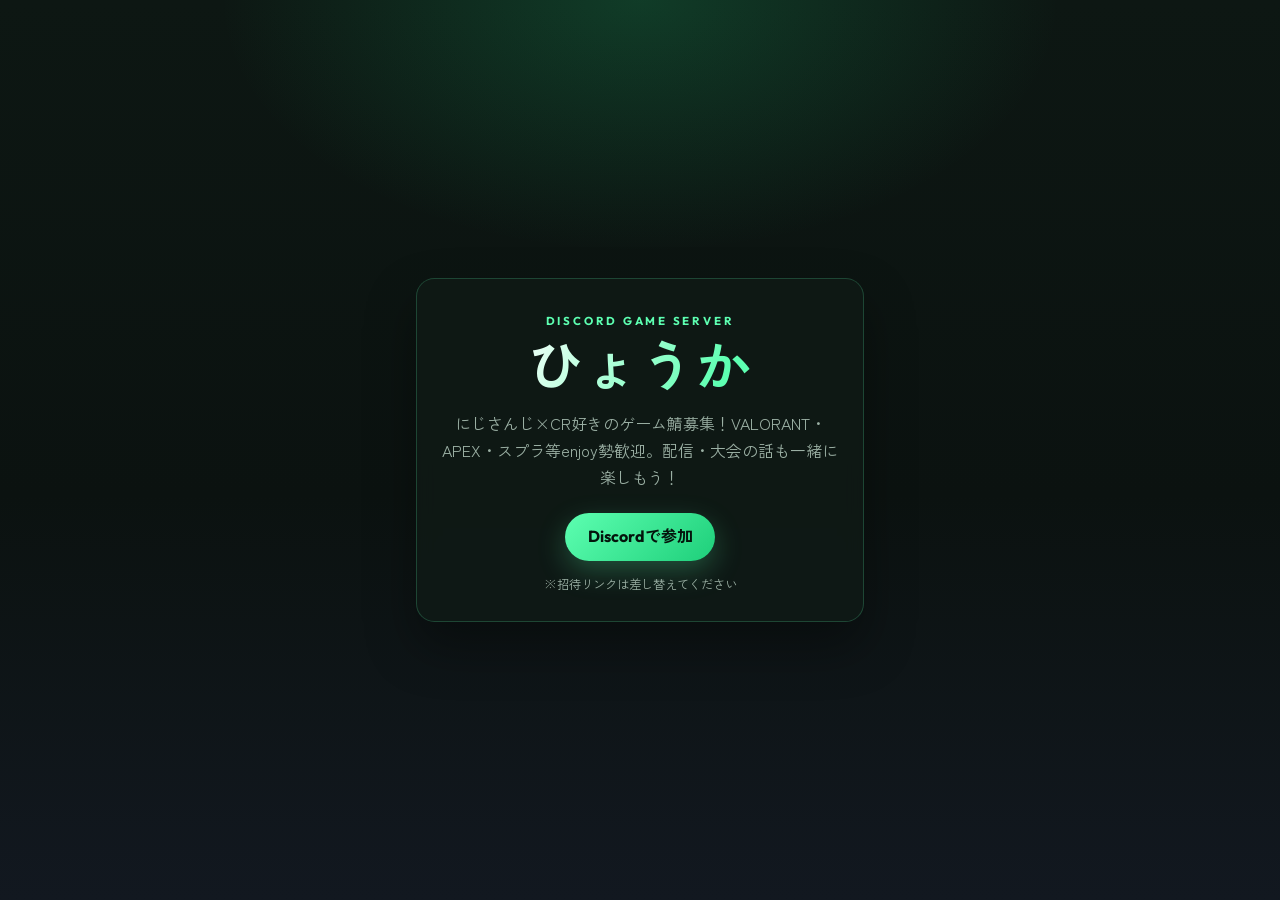
<file: index.html>
<!DOCTYPE html>
<html lang="ja">
<head>
  <meta charset="UTF-8" />
  <meta name="viewport" content="width=device-width, initial-scale=1.0" />
  <title>ひょうか｜ゲーム鯖募集</title>
  <link rel="preconnect" href="https://fonts.googleapis.com" />
  <link rel="preconnect" href="https://fonts.gstatic.com" crossorigin />
  <link href="https://fonts.googleapis.com/css2?family=Outfit:wght@700&family=Zen+Kaku+Gothic+New:wght@400;700&display=swap" rel="stylesheet" />
  <link rel="stylesheet" href="css/style.css" />
</head>
<body>
  <main class="card">
    <p class="kicker">Discord Game Server</p>
    <h1>ひょうか</h1>
    <p class="copy">にじさんじ×CR好きのゲーム鯖募集！VALORANT・APEX・スプラ等enjoy勢歓迎。配信・大会の話も一緒に楽しもう！</p>
    <a class="btn" href="https://discord.gg/" target="_blank" rel="noopener noreferrer">Discordで参加</a>
    <p class="note">※招待リンクは差し替えてください</p>
  </main>
</body>
</html>
</file>
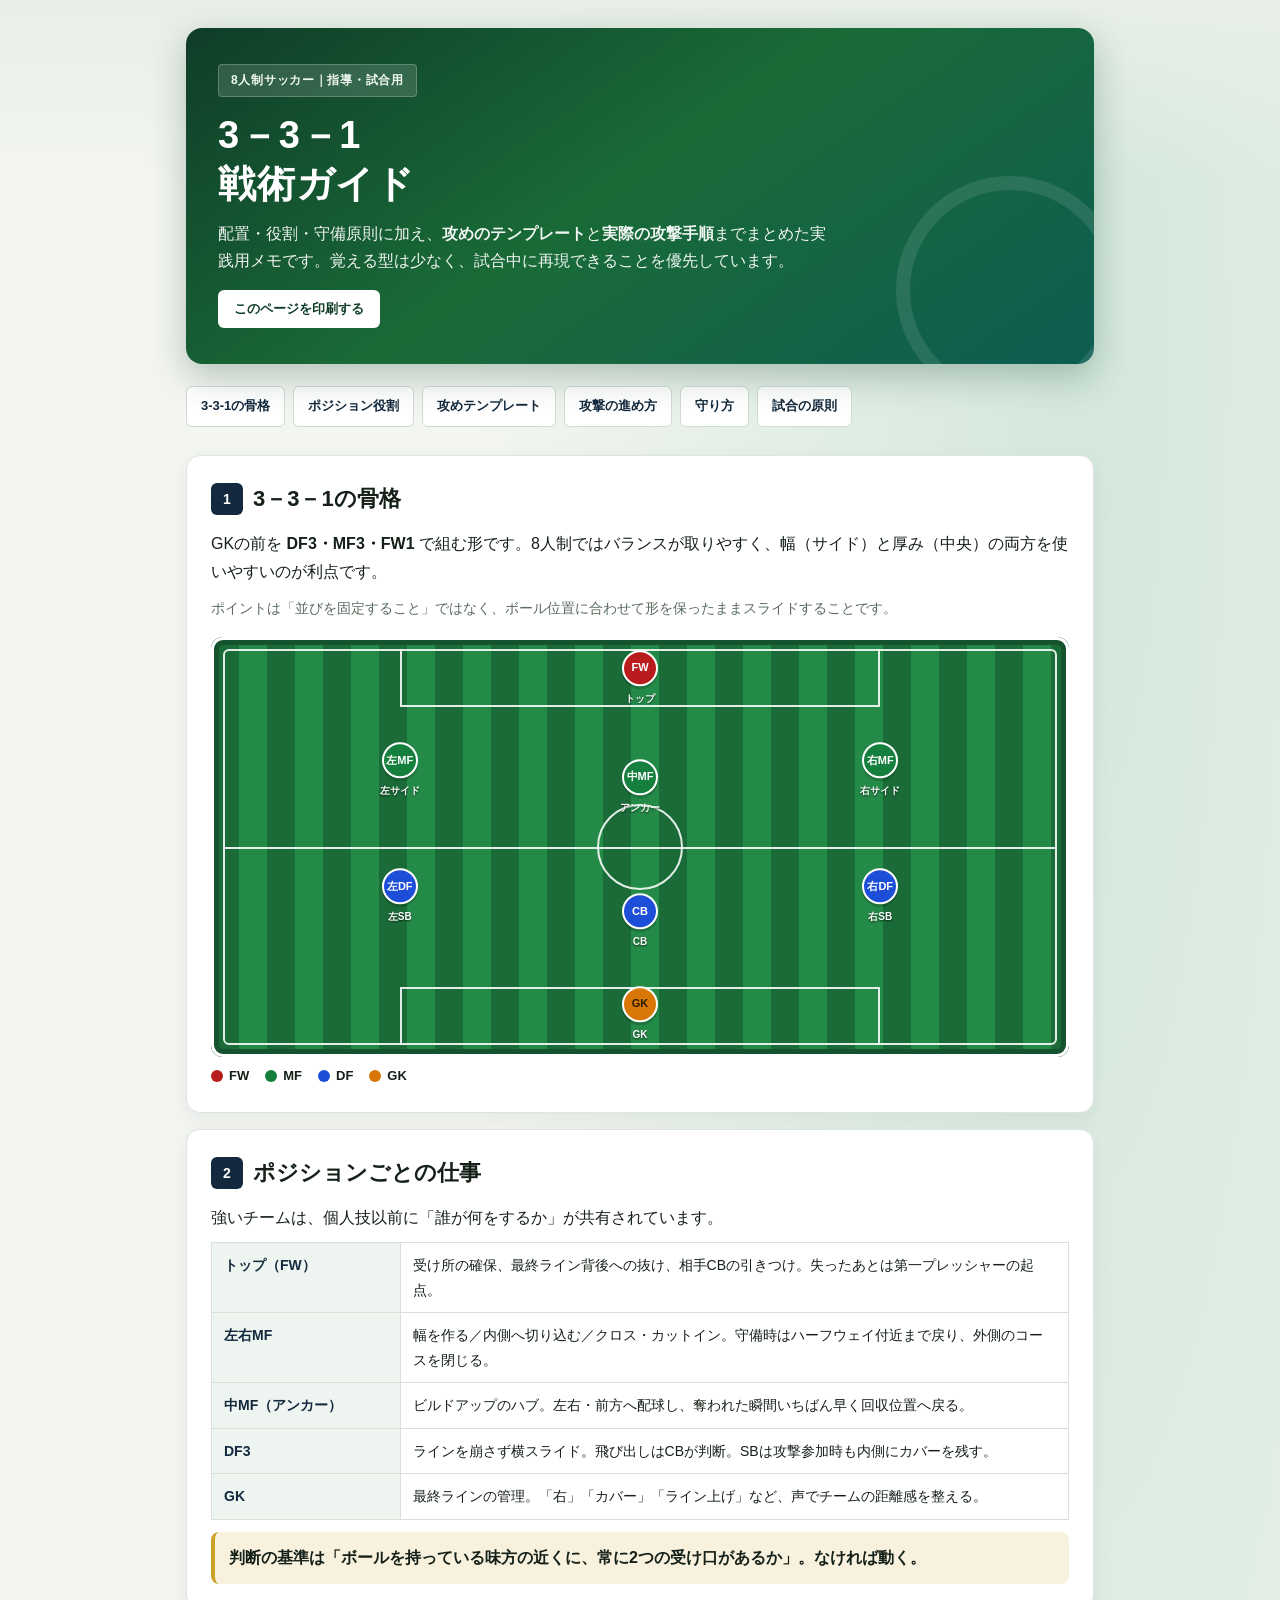
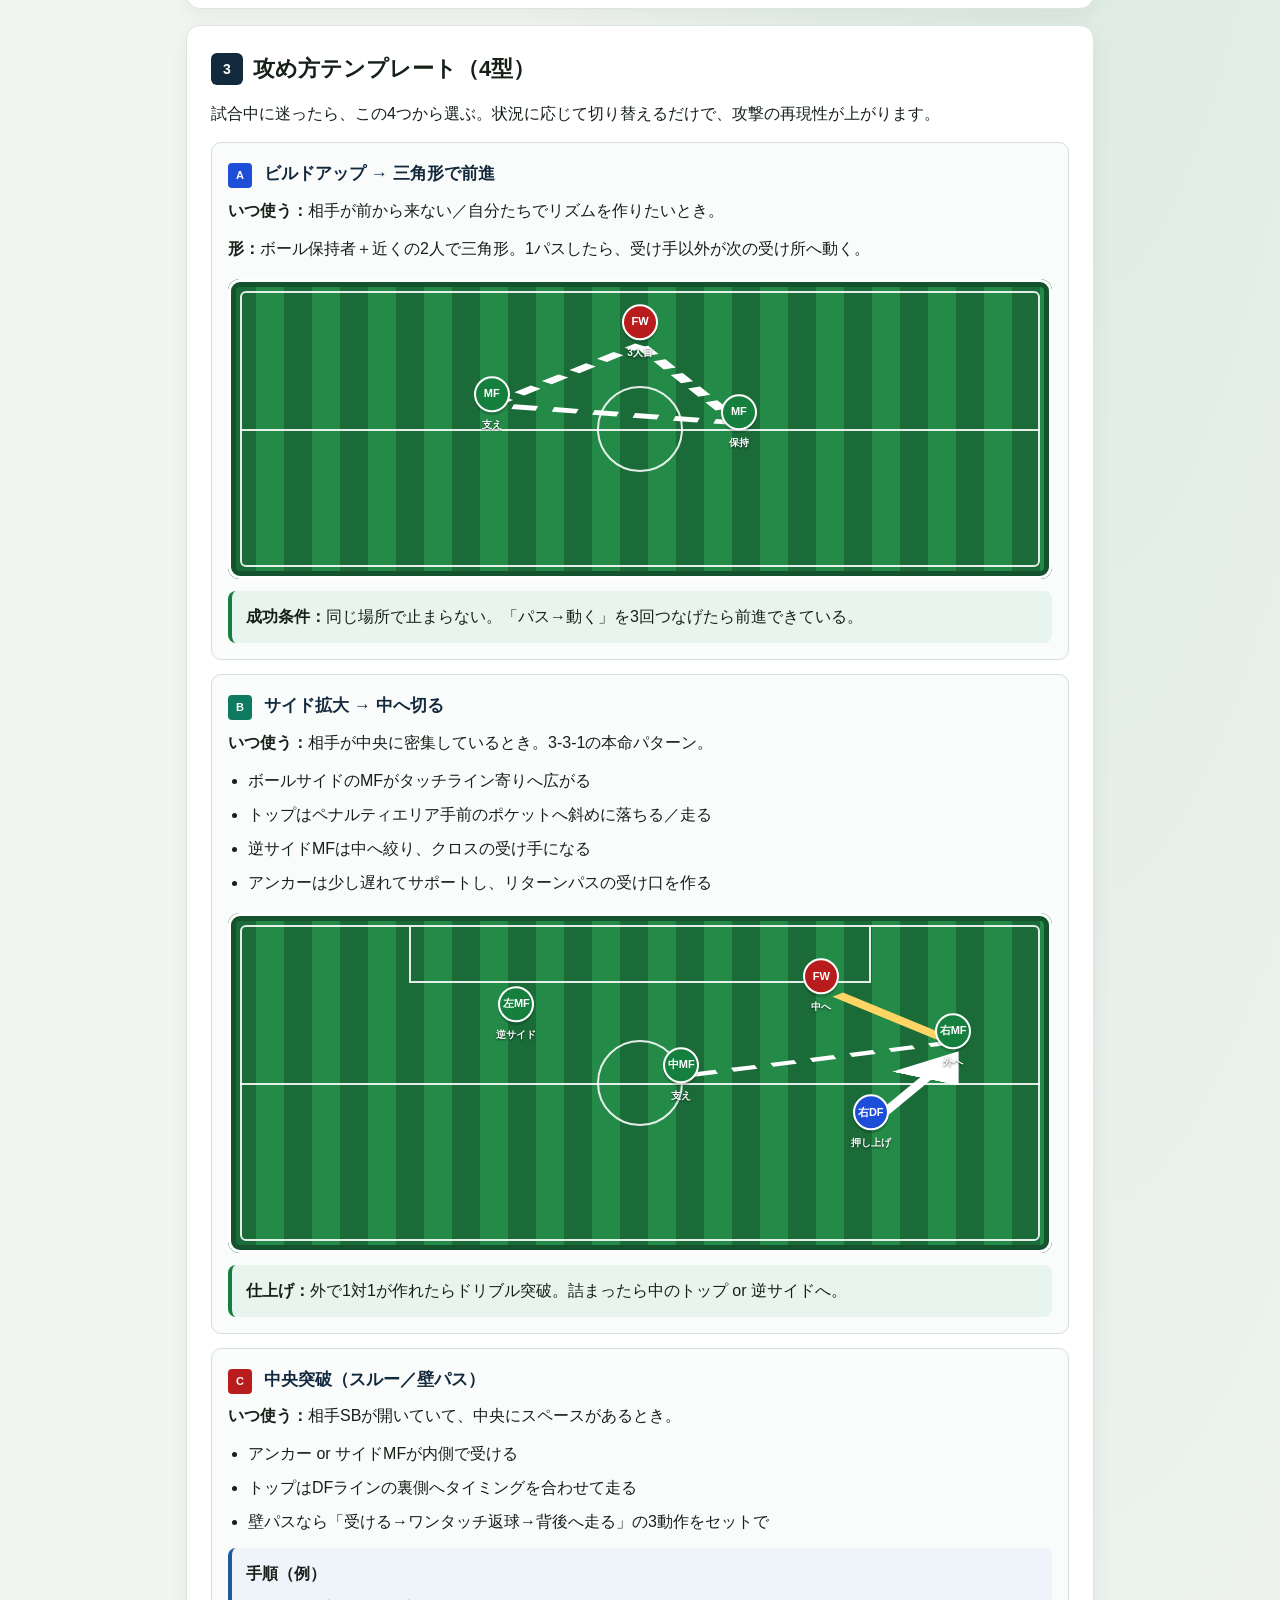
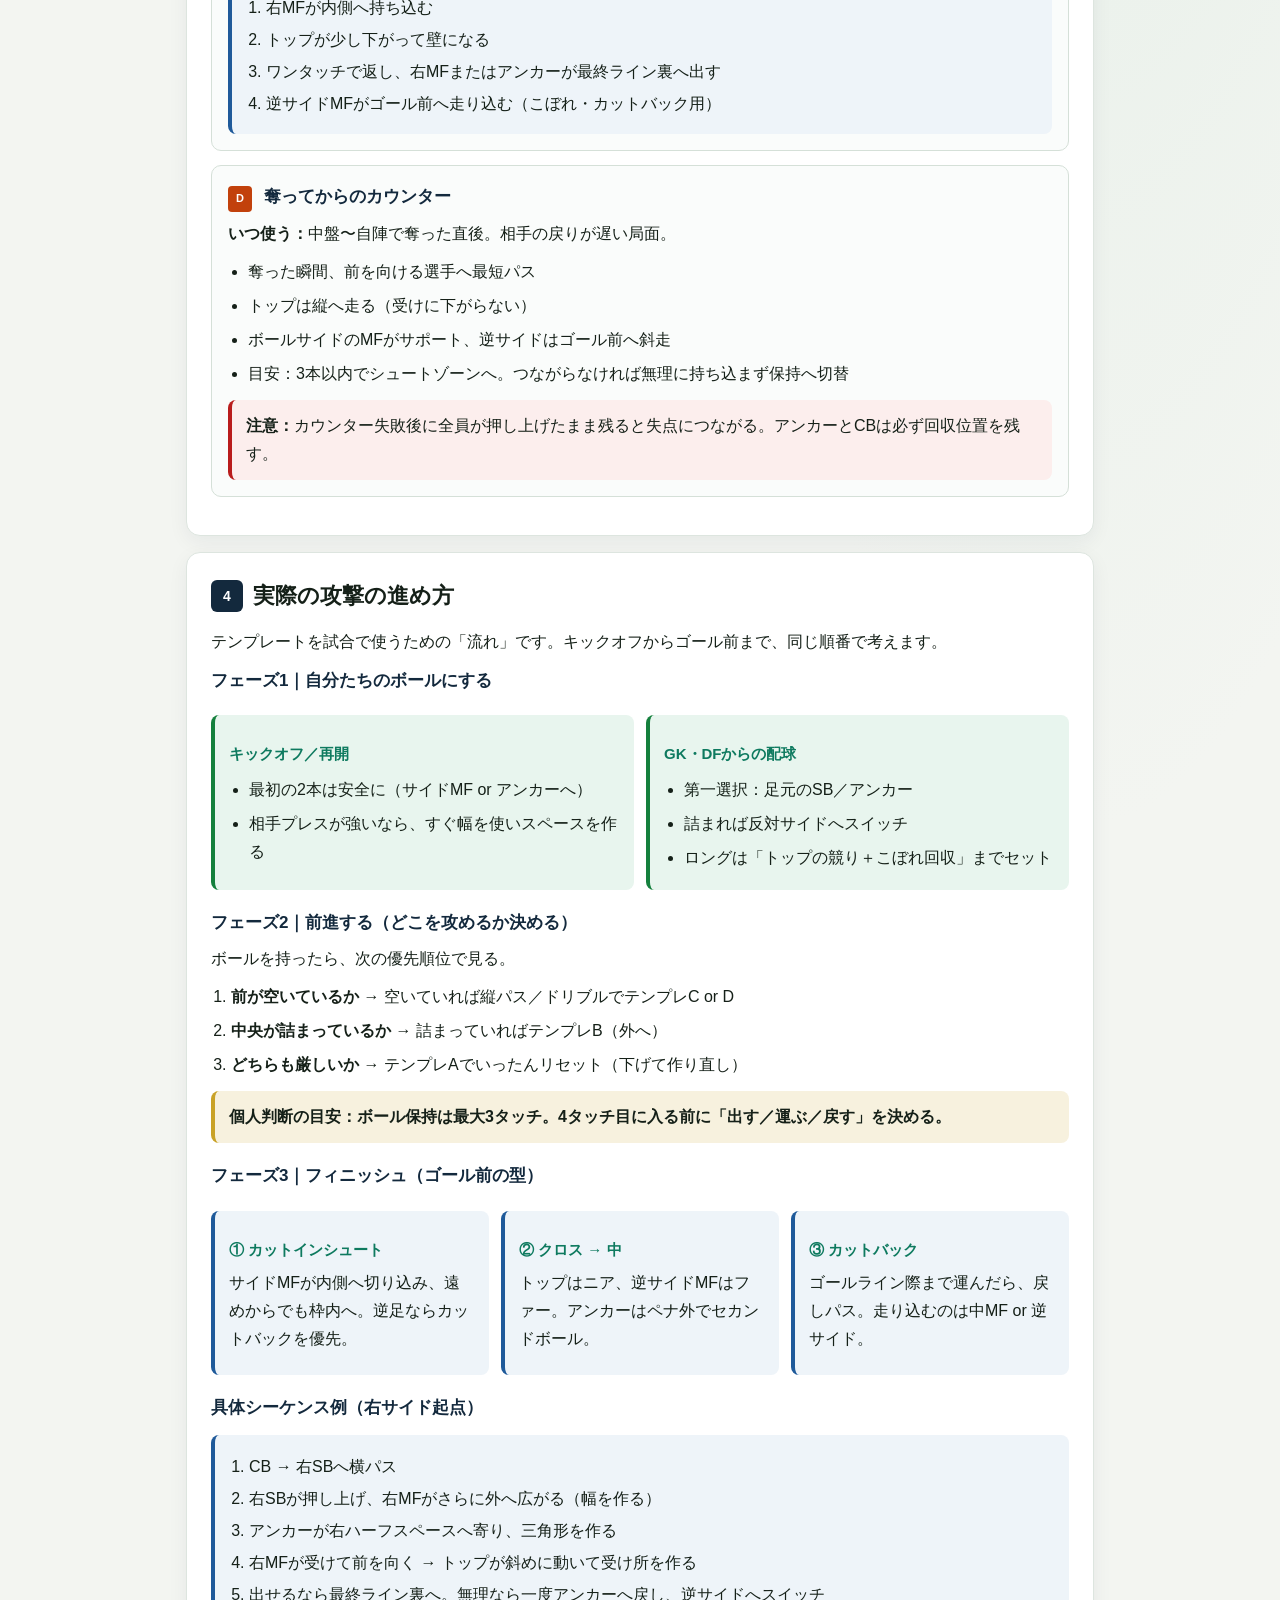
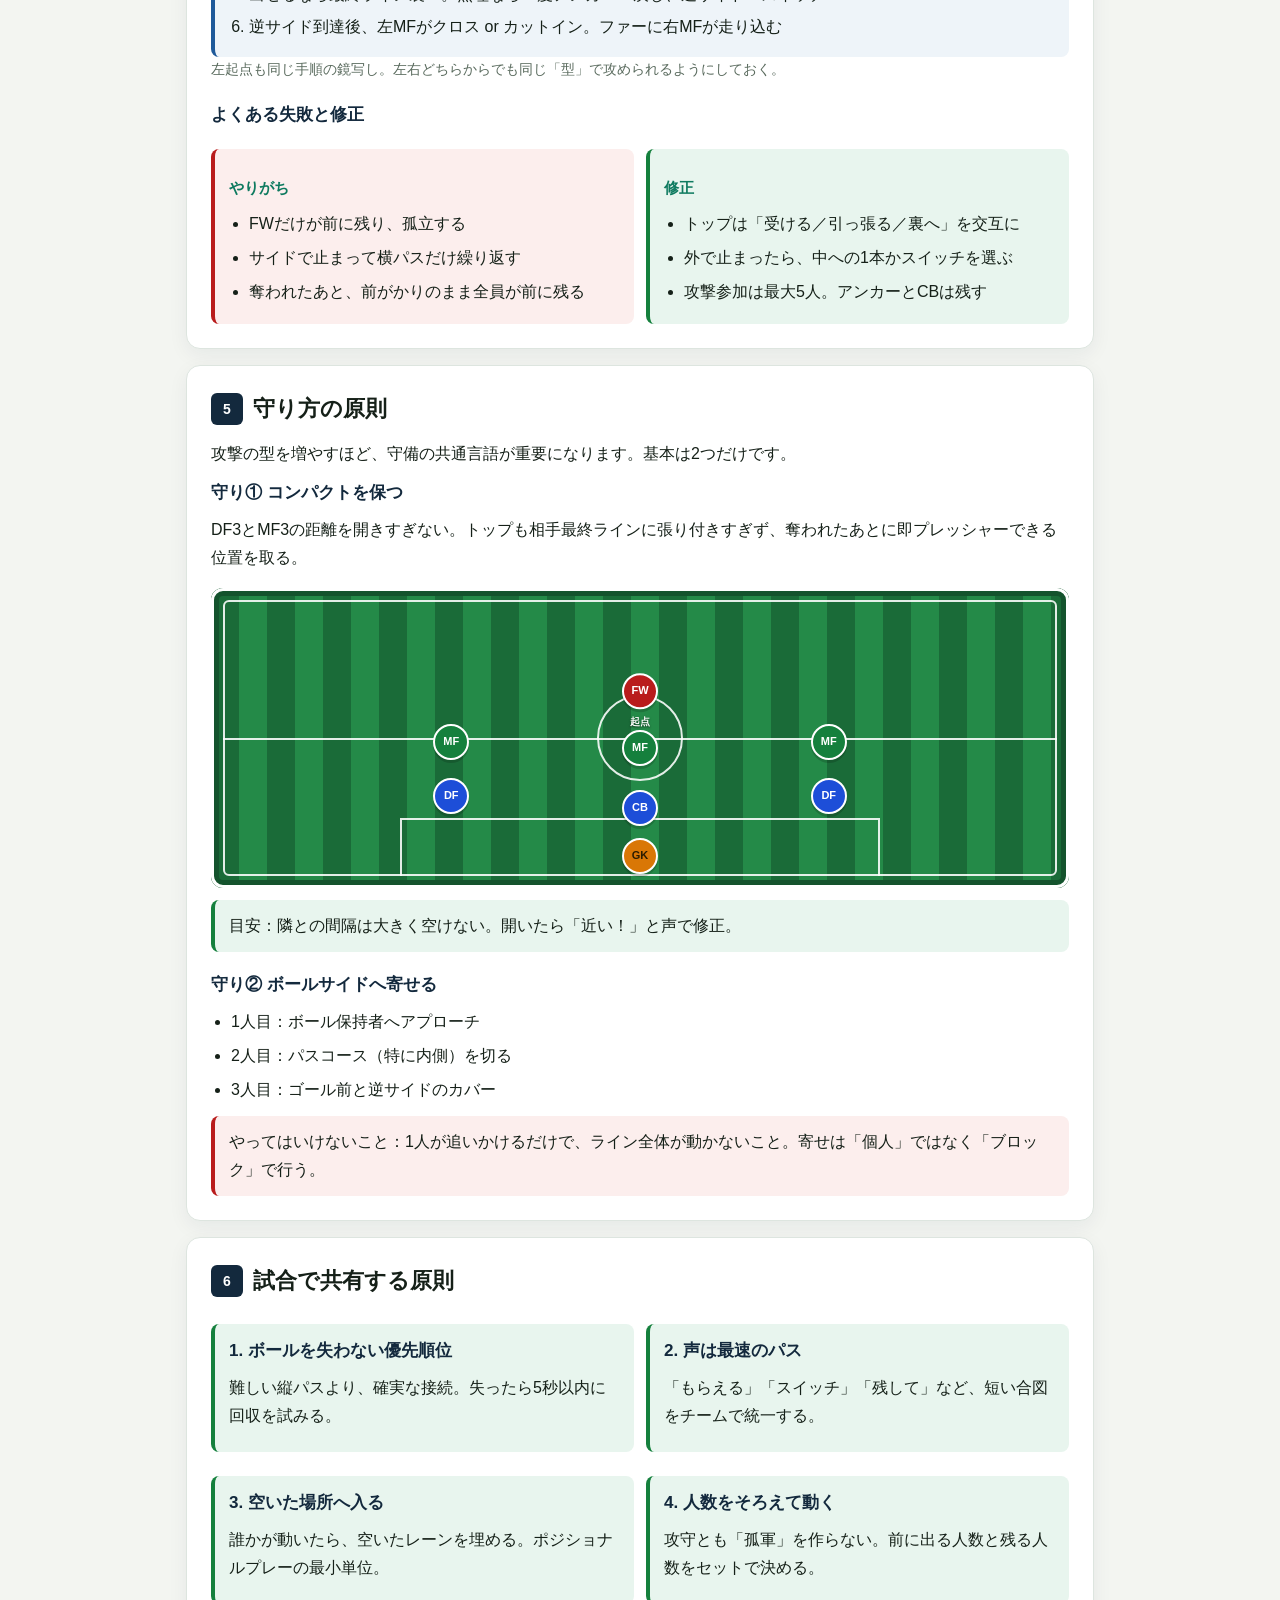
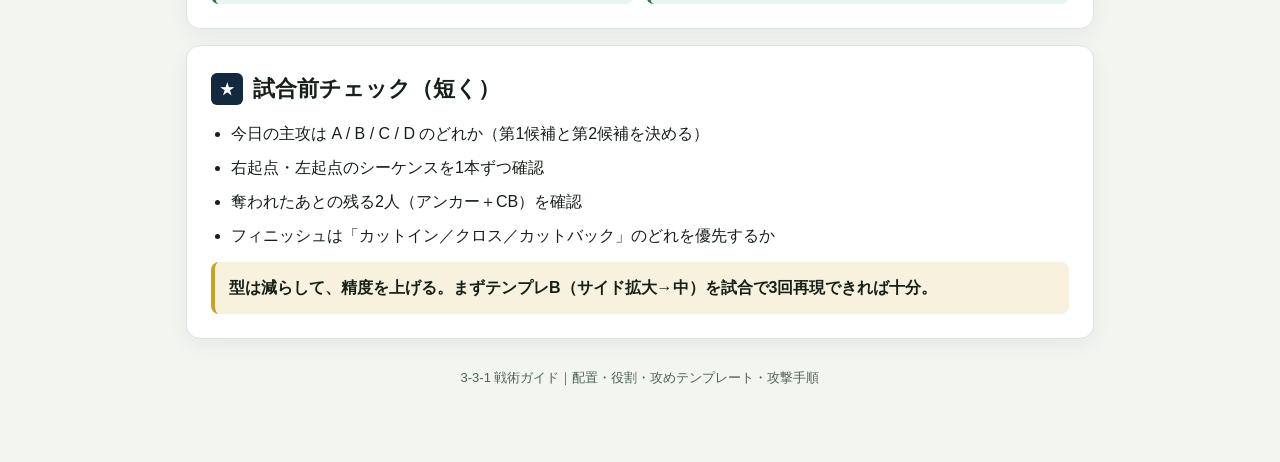
<file: soccer-331-tactics.html>
<!DOCTYPE html>
<html lang="ja">
<head>
  <meta charset="UTF-8">
  <meta name="viewport" content="width=device-width, initial-scale=1.0">
  <title>3-3-1 戦術ガイド｜8人制サッカー</title>
  <style>
    :root {
      --grass-dark: #1a6b38;
      --grass-light: #248a48;
      --line: rgba(255, 255, 255, 0.88);
      --ink: #152018;
      --paper: #f3f5f1;
      --card: #ffffff;
      --red: #c53d32;
      --blue: #1f5a9a;
      --gold: #c9a227;
      --navy: #13293d;
      --muted: #5a6b5e;
      --accent: #0e7a5f;
    }

    * { box-sizing: border-box; }
    html { scroll-behavior: smooth; }
    body {
      margin: 0;
      font-family: "Hiragino Sans", "Noto Sans JP", "Yu Gothic", Meiryo, sans-serif;
      color: var(--ink);
      background:
        linear-gradient(180deg, #e8efe8 0%, transparent 180px),
        radial-gradient(ellipse at 85% 5%, #d4e8dc 0, transparent 40%),
        var(--paper);
      line-height: 1.75;
    }

    .wrap { max-width: 940px; margin: 0 auto; padding: 28px 16px 72px; }

    header.hero {
      background: linear-gradient(145deg, #0f3d28 0%, #1a6b38 48%, #0d5c52 100%);
      color: #fff;
      border-radius: 16px;
      padding: 36px 32px;
      box-shadow: 0 12px 36px rgba(15, 61, 40, 0.28);
      position: relative;
      overflow: hidden;
    }
    header.hero::after {
      content: "";
      position: absolute;
      right: -30px;
      bottom: -40px;
      width: 200px;
      height: 200px;
      border: 14px solid rgba(255,255,255,.1);
      border-radius: 50%;
    }
    .badge {
      display: inline-block;
      background: rgba(255,255,255,.14);
      color: #f0f7f2;
      font-weight: 700;
      font-size: 12px;
      padding: 5px 12px;
      border-radius: 4px;
      letter-spacing: .06em;
      border: 1px solid rgba(255,255,255,.22);
    }
    h1 {
      margin: 14px 0 10px;
      font-size: clamp(26px, 4.5vw, 38px);
      line-height: 1.3;
      font-weight: 800;
      letter-spacing: .02em;
    }
    .lead { margin: 0; font-size: 15.5px; opacity: .94; max-width: 40em; }

    nav {
      display: flex;
      flex-wrap: wrap;
      gap: 8px;
      margin: 22px 0 28px;
    }
    nav a {
      text-decoration: none;
      background: #fff;
      color: var(--navy);
      border: 1px solid #cfdcd2;
      padding: 8px 14px;
      border-radius: 6px;
      font-weight: 700;
      font-size: 13px;
    }
    nav a:hover { background: #e8f3ec; border-color: #9fc0ad; }

    h2 {
      font-size: 22px;
      margin: 0 0 12px;
      display: flex;
      align-items: center;
      gap: 10px;
    }
    h2 .num {
      width: 32px; height: 32px;
      border-radius: 6px;
      background: var(--navy);
      color: #fff;
      display: grid; place-items: center;
      font-size: 14px;
      flex-shrink: 0;
    }
    h3 { margin: 0 0 8px; font-size: 17px; color: var(--navy); }
    h4 { margin: 14px 0 6px; font-size: 15px; color: var(--accent); }

    .card {
      background: var(--card);
      border-radius: 14px;
      padding: 24px;
      margin: 16px 0;
      box-shadow: 0 6px 20px rgba(19, 41, 61, 0.06);
      border: 1px solid #dde5df;
    }
    p { margin: 0 0 10px; }
    ul, ol { margin: 8px 0 0; padding-left: 1.25em; }
    li { margin: 6px 0; }
    .muted { color: var(--muted); font-size: 14px; }

    .field {
      background: repeating-linear-gradient(
        90deg,
        var(--grass-dark) 0 28px,
        var(--grass-light) 28px 56px
      );
      border-radius: 12px;
      position: relative;
      height: 420px;
      margin: 16px 0 8px;
      overflow: hidden;
      box-shadow: inset 0 0 0 3px #fff, inset 0 0 0 8px #14532d;
    }
    .field.mini { height: 300px; }
    .field.attack { height: 340px; }
    .lines {
      position: absolute; inset: 12px;
      border: 2px solid var(--line);
      border-radius: 6px;
    }
    .midline {
      position: absolute; left: 12px; right: 12px; top: 50%;
      height: 2px; background: var(--line);
    }
    .circle {
      position: absolute; left: 50%; top: 50%;
      width: 86px; height: 86px;
      margin: -43px 0 0 -43px;
      border: 2px solid var(--line);
      border-radius: 50%;
    }
    .box {
      position: absolute; left: 22%; right: 22%;
      height: 58px;
      border: 2px solid var(--line);
    }
    .box.top { top: 12px; border-top: 0; }
    .box.bottom { bottom: 12px; border-bottom: 0; }

    .player {
      position: absolute;
      width: 54px;
      transform: translate(-50%, -50%);
      text-align: center;
      z-index: 2;
    }
    .dot {
      width: 36px; height: 36px;
      margin: 0 auto 4px;
      border-radius: 50%;
      display: grid; place-items: center;
      color: #fff;
      font-weight: 800;
      font-size: 11px;
      box-shadow: 0 3px 0 rgba(0,0,0,.16);
      border: 2px solid #fff;
    }
    .dot.gk { background: #d97706; color: #2a1c00; }
    .dot.df { background: #1d4ed8; }
    .dot.mf { background: #15803d; }
    .dot.fw { background: #b91c1c; }
    .dot.opp { background: #6b7280; }
    .name {
      color: #fff;
      font-size: 10px;
      font-weight: 700;
      text-shadow: 0 1px 2px rgba(0,0,0,.65);
      white-space: nowrap;
    }

    .legend {
      display: flex; flex-wrap: wrap; gap: 10px 16px;
      font-size: 13px; font-weight: 700; margin-top: 8px;
    }
    .legend span { display: flex; align-items: center; gap: 6px; }
    .sw { width: 12px; height: 12px; border-radius: 50%; display: inline-block; }

    .grid2 {
      display: grid;
      grid-template-columns: 1fr 1fr;
      gap: 12px;
    }
    .grid3 {
      display: grid;
      grid-template-columns: 1fr 1fr 1fr;
      gap: 12px;
    }
    @media (max-width: 760px) {
      .grid2, .grid3 { grid-template-columns: 1fr; }
      .field { height: 380px; }
      .field.attack { height: 320px; }
    }

    .tip, .ok, .ng, .step {
      border-radius: 8px;
      padding: 12px 14px;
      margin-top: 12px;
    }
    .tip {
      background: #f7f1de;
      border-left: 4px solid var(--gold);
      font-weight: 600;
    }
    .ok {
      background: #e8f5ee;
      border-left: 4px solid #15803d;
    }
    .ng {
      background: #fceeed;
      border-left: 4px solid #b91c1c;
    }
    .step {
      background: #eef4f9;
      border-left: 4px solid var(--blue);
    }
    .step ol { margin-top: 6px; }
    .step li { margin: 4px 0; }

    .template {
      border: 1px solid #d5e0d8;
      border-radius: 10px;
      padding: 16px;
      margin: 14px 0;
      background: #fafcfb;
    }
    .template-head {
      display: flex;
      flex-wrap: wrap;
      align-items: baseline;
      gap: 8px 12px;
      margin-bottom: 8px;
    }
    .tag {
      font-size: 11px;
      font-weight: 800;
      letter-spacing: .04em;
      background: var(--navy);
      color: #fff;
      padding: 3px 8px;
      border-radius: 4px;
    }
    .tag.side { background: #0e7a5f; }
    .tag.center { background: #b91c1c; }
    .tag.counter { background: #c2410c; }
    .tag.build { background: #1d4ed8; }

    .arrow {
      position: absolute;
      z-index: 1;
      pointer-events: none;
    }

    table.roles {
      width: 100%;
      border-collapse: collapse;
      font-size: 14px;
      margin-top: 10px;
    }
    table.roles th, table.roles td {
      border: 1px solid #d7e0d9;
      padding: 10px 12px;
      text-align: left;
      vertical-align: top;
    }
    table.roles th {
      background: #eef4f0;
      color: var(--navy);
      width: 22%;
    }

    footer {
      text-align: center;
      color: #4b6350;
      font-size: 13px;
      margin-top: 28px;
    }

    .print-btn {
      margin-top: 16px;
      background: #fff;
      color: #0f3d28;
      border: 0;
      font-weight: 800;
      padding: 10px 16px;
      border-radius: 6px;
      cursor: pointer;
    }

    @media print {
      nav, .print-btn { display: none; }
      .card, header.hero { break-inside: avoid; box-shadow: none; }
      body { background: #fff; }
    }
  </style>
</head>
<body>
  <div class="wrap">
    <header class="hero">
      <span class="badge">8人制サッカー｜指導・試合用</span>
      <h1>3－3－1<br>戦術ガイド</h1>
      <p class="lead">配置・役割・守備原則に加え、<b>攻めのテンプレート</b>と<b>実際の攻撃手順</b>までまとめた実践用メモです。覚える型は少なく、試合中に再現できることを優先しています。</p>
      <button class="print-btn" onclick="window.print()">このページを印刷する</button>
    </header>

    <nav>
      <a href="#what">3-3-1の骨格</a>
      <a href="#jobs">ポジション役割</a>
      <a href="#templates">攻めテンプレート</a>
      <a href="#howto">攻撃の進め方</a>
      <a href="#defense">守り方</a>
      <a href="#rules">試合の原則</a>
    </nav>

    <section id="what" class="card">
      <h2><span class="num">1</span>3－3－1の骨格</h2>
      <p>GKの前を <b>DF3・MF3・FW1</b> で組む形です。8人制ではバランスが取りやすく、幅（サイド）と厚み（中央）の両方を使いやすいのが利点です。</p>
      <p class="muted">ポイントは「並びを固定すること」ではなく、ボール位置に合わせて形を保ったままスライドすることです。</p>

      <div class="field" aria-label="3-3-1の並び">
        <div class="lines"></div>
        <div class="midline"></div>
        <div class="circle"></div>
        <div class="box top"></div>
        <div class="box bottom"></div>

        <div class="player" style="left:50%; top:10%;">
          <div class="dot fw">FW</div>
          <div class="name">トップ</div>
        </div>
        <div class="player" style="left:22%; top:32%;">
          <div class="dot mf">左MF</div>
          <div class="name">左サイド</div>
        </div>
        <div class="player" style="left:50%; top:36%;">
          <div class="dot mf">中MF</div>
          <div class="name">アンカー</div>
        </div>
        <div class="player" style="left:78%; top:32%;">
          <div class="dot mf">右MF</div>
          <div class="name">右サイド</div>
        </div>
        <div class="player" style="left:22%; top:62%;">
          <div class="dot df">左DF</div>
          <div class="name">左SB</div>
        </div>
        <div class="player" style="left:50%; top:68%;">
          <div class="dot df">CB</div>
          <div class="name">CB</div>
        </div>
        <div class="player" style="left:78%; top:62%;">
          <div class="dot df">右DF</div>
          <div class="name">右SB</div>
        </div>
        <div class="player" style="left:50%; top:90%;">
          <div class="dot gk">GK</div>
          <div class="name">GK</div>
        </div>
      </div>
      <div class="legend">
        <span><i class="sw" style="background:#b91c1c"></i>FW</span>
        <span><i class="sw" style="background:#15803d"></i>MF</span>
        <span><i class="sw" style="background:#1d4ed8"></i>DF</span>
        <span><i class="sw" style="background:#d97706"></i>GK</span>
      </div>
    </section>

    <section id="jobs" class="card">
      <h2><span class="num">2</span>ポジションごとの仕事</h2>
      <p>強いチームは、個人技以前に「誰が何をするか」が共有されています。</p>
      <table class="roles">
        <tr>
          <th>トップ（FW）</th>
          <td>受け所の確保、最終ライン背後への抜け、相手CBの引きつけ。失ったあとは第一プレッシャーの起点。</td>
        </tr>
        <tr>
          <th>左右MF</th>
          <td>幅を作る／内側へ切り込む／クロス・カットイン。守備時はハーフウェイ付近まで戻り、外側のコースを閉じる。</td>
        </tr>
        <tr>
          <th>中MF（アンカー）</th>
          <td>ビルドアップのハブ。左右・前方へ配球し、奪われた瞬間いちばん早く回収位置へ戻る。</td>
        </tr>
        <tr>
          <th>DF3</th>
          <td>ラインを崩さず横スライド。飛び出しはCBが判断。SBは攻撃参加時も内側にカバーを残す。</td>
        </tr>
        <tr>
          <th>GK</th>
          <td>最終ラインの管理。「右」「カバー」「ライン上げ」など、声でチームの距離感を整える。</td>
        </tr>
      </table>
      <div class="tip">判断の基準は「ボールを持っている味方の近くに、常に2つの受け口があるか」。なければ動く。</div>
    </section>

    <section id="templates" class="card">
      <h2><span class="num">3</span>攻め方テンプレート（4型）</h2>
      <p>試合中に迷ったら、この4つから選ぶ。状況に応じて切り替えるだけで、攻撃の再現性が上がります。</p>

      <div class="template">
        <div class="template-head">
          <span class="tag build">A</span>
          <h3 style="margin:0;">ビルドアップ → 三角形で前進</h3>
        </div>
        <p><b>いつ使う：</b>相手が前から来ない／自分たちでリズムを作りたいとき。</p>
        <p><b>形：</b>ボール保持者＋近くの2人で三角形。1パスしたら、受け手以外が次の受け所へ動く。</p>
        <div class="field mini" aria-label="三角形のパス">
          <div class="lines"></div>
          <div class="midline"></div>
          <div class="circle"></div>
          <div class="player" style="left:50%; top:18%;">
            <div class="dot fw">FW</div>
            <div class="name">3人目</div>
          </div>
          <div class="player" style="left:32%; top:42%;">
            <div class="dot mf">MF</div>
            <div class="name">支え</div>
          </div>
          <div class="player" style="left:62%; top:48%;">
            <div class="dot mf">MF</div>
            <div class="name">保持</div>
          </div>
          <svg class="arrow" viewBox="0 0 100 100" preserveAspectRatio="none" style="inset:0; width:100%; height:100%;">
            <line x1="62" y1="48" x2="50" y2="22" stroke="#fff" stroke-width="1.6" stroke-dasharray="3 2"/>
            <line x1="62" y1="48" x2="32" y2="42" stroke="#fff" stroke-width="1.6" stroke-dasharray="3 2"/>
            <line x1="32" y1="42" x2="50" y2="22" stroke="#fff" stroke-width="1.6" stroke-dasharray="3 2"/>
          </svg>
        </div>
        <div class="ok"><b>成功条件：</b>同じ場所で止まらない。「パス→動く」を3回つなげたら前進できている。</div>
      </div>

      <div class="template">
        <div class="template-head">
          <span class="tag side">B</span>
          <h3 style="margin:0;">サイド拡大 → 中へ切る</h3>
        </div>
        <p><b>いつ使う：</b>相手が中央に密集しているとき。3-3-1の本命パターン。</p>
        <ul>
          <li>ボールサイドのMFがタッチライン寄りへ広がる</li>
          <li>トップはペナルティエリア手前のポケットへ斜めに落ちる／走る</li>
          <li>逆サイドMFは中へ絞り、クロスの受け手になる</li>
          <li>アンカーは少し遅れてサポートし、リターンパスの受け口を作る</li>
        </ul>
        <div class="field attack" aria-label="サイド拡大から中へ">
          <div class="lines"></div>
          <div class="midline"></div>
          <div class="circle"></div>
          <div class="box top"></div>
          <div class="player" style="left:72%; top:22%;"><div class="dot fw">FW</div><div class="name">中へ</div></div>
          <div class="player" style="left:88%; top:38%;"><div class="dot mf">右MF</div><div class="name">外へ</div></div>
          <div class="player" style="left:55%; top:48%;"><div class="dot mf">中MF</div><div class="name">支え</div></div>
          <div class="player" style="left:35%; top:30%;"><div class="dot mf">左MF</div><div class="name">逆サイド</div></div>
          <div class="player" style="left:78%; top:62%;"><div class="dot df">右DF</div><div class="name">押し上げ</div></div>
          <svg class="arrow" viewBox="0 0 100 100" preserveAspectRatio="none" style="inset:0; width:100%; height:100%;">
            <path d="M78 62 L88 42" stroke="#fff" stroke-width="1.5" fill="none" marker-end="url(#ah)"/>
            <path d="M88 38 L74 24" stroke="#ffd666" stroke-width="1.8" fill="none"/>
            <path d="M88 38 L55 48" stroke="#fff" stroke-width="1.2" stroke-dasharray="3 2" fill="none"/>
            <defs>
              <marker id="ah" markerWidth="6" markerHeight="6" refX="5" refY="3" orient="auto">
                <path d="M0,0 L6,3 L0,6 Z" fill="#fff"/>
              </marker>
            </defs>
          </svg>
        </div>
        <div class="ok"><b>仕上げ：</b>外で1対1が作れたらドリブル突破。詰まったら中のトップ or 逆サイドへ。</div>
      </div>

      <div class="template">
        <div class="template-head">
          <span class="tag center">C</span>
          <h3 style="margin:0;">中央突破（スルー／壁パス）</h3>
        </div>
        <p><b>いつ使う：</b>相手SBが開いていて、中央にスペースがあるとき。</p>
        <ul>
          <li>アンカー or サイドMFが内側で受ける</li>
          <li>トップはDFラインの裏側へタイミングを合わせて走る</li>
          <li>壁パスなら「受ける→ワンタッチ返球→背後へ走る」の3動作をセットで</li>
        </ul>
        <div class="step">
          <b>手順（例）</b>
          <ol>
            <li>右MFが内側へ持ち込む</li>
            <li>トップが少し下がって壁になる</li>
            <li>ワンタッチで返し、右MFまたはアンカーが最終ライン裏へ出す</li>
            <li>逆サイドMFがゴール前へ走り込む（こぼれ・カットバック用）</li>
          </ol>
        </div>
      </div>

      <div class="template">
        <div class="template-head">
          <span class="tag counter">D</span>
          <h3 style="margin:0;">奪ってからのカウンター</h3>
        </div>
        <p><b>いつ使う：</b>中盤〜自陣で奪った直後。相手の戻りが遅い局面。</p>
        <ul>
          <li>奪った瞬間、前を向ける選手へ最短パス</li>
          <li>トップは縦へ走る（受けに下がらない）</li>
          <li>ボールサイドのMFがサポート、逆サイドはゴール前へ斜走</li>
          <li>目安：3本以内でシュートゾーンへ。つながらなければ無理に持ち込まず保持へ切替</li>
        </ul>
        <div class="ng"><b>注意：</b>カウンター失敗後に全員が押し上げたまま残ると失点につながる。アンカーとCBは必ず回収位置を残す。</div>
      </div>
    </section>

    <section id="howto" class="card">
      <h2><span class="num">4</span>実際の攻撃の進め方</h2>
      <p>テンプレートを試合で使うための「流れ」です。キックオフからゴール前まで、同じ順番で考えます。</p>

      <h3>フェーズ1｜自分たちのボールにする</h3>
      <div class="grid2">
        <div class="ok">
          <h4>キックオフ／再開</h4>
          <ul>
            <li>最初の2本は安全に（サイドMF or アンカーへ）</li>
            <li>相手プレスが強いなら、すぐ幅を使いスペースを作る</li>
          </ul>
        </div>
        <div class="ok">
          <h4>GK・DFからの配球</h4>
          <ul>
            <li>第一選択：足元のSB／アンカー</li>
            <li>詰まれば反対サイドへスイッチ</li>
            <li>ロングは「トップの競り＋こぼれ回収」までセット</li>
          </ul>
        </div>
      </div>

      <h3 style="margin-top:18px;">フェーズ2｜前進する（どこを攻めるか決める）</h3>
      <p>ボールを持ったら、次の優先順位で見る。</p>
      <ol>
        <li><b>前が空いているか</b> → 空いていれば縦パス／ドリブルでテンプレC or D</li>
        <li><b>中央が詰まっているか</b> → 詰まっていればテンプレB（外へ）</li>
        <li><b>どちらも厳しいか</b> → テンプレAでいったんリセット（下げて作り直し）</li>
      </ol>
      <div class="tip">個人判断の目安：ボール保持は最大3タッチ。4タッチ目に入る前に「出す／運ぶ／戻す」を決める。</div>

      <h3 style="margin-top:18px;">フェーズ3｜フィニッシュ（ゴール前の型）</h3>
      <div class="grid3">
        <div class="step">
          <h4>① カットインシュート</h4>
          <p>サイドMFが内側へ切り込み、遠めからでも枠内へ。逆足ならカットバックを優先。</p>
        </div>
        <div class="step">
          <h4>② クロス → 中</h4>
          <p>トップはニア、逆サイドMFはファー。アンカーはペナ外でセカンドボール。</p>
        </div>
        <div class="step">
          <h4>③ カットバック</h4>
          <p>ゴールライン際まで運んだら、戻しパス。走り込むのは中MF or 逆サイド。</p>
        </div>
      </div>

      <h3 style="margin-top:18px;">具体シーケンス例（右サイド起点）</h3>
      <div class="step">
        <ol>
          <li>CB → 右SBへ横パス</li>
          <li>右SBが押し上げ、右MFがさらに外へ広がる（幅を作る）</li>
          <li>アンカーが右ハーフスペースへ寄り、三角形を作る</li>
          <li>右MFが受けて前を向く → トップが斜めに動いて受け所を作る</li>
          <li>出せるなら最終ライン裏へ。無理なら一度アンカーへ戻し、逆サイドへスイッチ</li>
          <li>逆サイド到達後、左MFがクロス or カットイン。ファーに右MFが走り込む</li>
        </ol>
      </div>
      <p class="muted">左起点も同じ手順の鏡写し。左右どちらからでも同じ「型」で攻められるようにしておく。</p>

      <h3 style="margin-top:18px;">よくある失敗と修正</h3>
      <div class="grid2">
        <div class="ng">
          <h4>やりがち</h4>
          <ul>
            <li>FWだけが前に残り、孤立する</li>
            <li>サイドで止まって横パスだけ繰り返す</li>
            <li>奪われたあと、前がかりのまま全員が前に残る</li>
          </ul>
        </div>
        <div class="ok">
          <h4>修正</h4>
          <ul>
            <li>トップは「受ける／引っ張る／裏へ」を交互に</li>
            <li>外で止まったら、中への1本かスイッチを選ぶ</li>
            <li>攻撃参加は最大5人。アンカーとCBは残す</li>
          </ul>
        </div>
      </div>
    </section>

    <section id="defense" class="card">
      <h2><span class="num">5</span>守り方の原則</h2>
      <p>攻撃の型を増やすほど、守備の共通言語が重要になります。基本は2つだけです。</p>

      <h3>守り① コンパクトを保つ</h3>
      <p>DF3とMF3の距離を開きすぎない。トップも相手最終ラインに張り付きすぎず、奪われたあとに即プレッシャーできる位置を取る。</p>
      <div class="field mini" aria-label="コンパクトな守り">
        <div class="lines"></div>
        <div class="midline"></div>
        <div class="circle"></div>
        <div class="box bottom"></div>
        <div class="player" style="left:50%; top:38%;"><div class="dot fw">FW</div><div class="name">起点</div></div>
        <div class="player" style="left:28%; top:52%;"><div class="dot mf">MF</div></div>
        <div class="player" style="left:50%; top:54%;"><div class="dot mf">MF</div></div>
        <div class="player" style="left:72%; top:52%;"><div class="dot mf">MF</div></div>
        <div class="player" style="left:28%; top:70%;"><div class="dot df">DF</div></div>
        <div class="player" style="left:50%; top:74%;"><div class="dot df">CB</div></div>
        <div class="player" style="left:72%; top:70%;"><div class="dot df">DF</div></div>
        <div class="player" style="left:50%; top:90%;"><div class="dot gk">GK</div></div>
      </div>
      <div class="ok">目安：隣との間隔は大きく空けない。開いたら「近い！」と声で修正。</div>

      <h3 style="margin-top:18px;">守り② ボールサイドへ寄せる</h3>
      <ul>
        <li>1人目：ボール保持者へアプローチ</li>
        <li>2人目：パスコース（特に内側）を切る</li>
        <li>3人目：ゴール前と逆サイドのカバー</li>
      </ul>
      <div class="ng">やってはいけないこと：1人が追いかけるだけで、ライン全体が動かないこと。寄せは「個人」ではなく「ブロック」で行う。</div>
    </section>

    <section id="rules" class="card">
      <h2><span class="num">6</span>試合で共有する原則</h2>
      <div class="grid2">
        <div class="ok">
          <h3>1. ボールを失わない優先順位</h3>
          <p>難しい縦パスより、確実な接続。失ったら5秒以内に回収を試みる。</p>
        </div>
        <div class="ok">
          <h3>2. 声は最速のパス</h3>
          <p>「もらえる」「スイッチ」「残して」など、短い合図をチームで統一する。</p>
        </div>
        <div class="ok">
          <h3>3. 空いた場所へ入る</h3>
          <p>誰かが動いたら、空いたレーンを埋める。ポジショナルプレーの最小単位。</p>
        </div>
        <div class="ok">
          <h3>4. 人数をそろえて動く</h3>
          <p>攻守とも「孤軍」を作らない。前に出る人数と残る人数をセットで決める。</p>
        </div>
      </div>
    </section>

    <section class="card">
      <h2><span class="num">★</span>試合前チェック（短く）</h2>
      <ul>
        <li>今日の主攻は A / B / C / D のどれか（第1候補と第2候補を決める）</li>
        <li>右起点・左起点のシーケンスを1本ずつ確認</li>
        <li>奪われたあとの残る2人（アンカー＋CB）を確認</li>
        <li>フィニッシュは「カットイン／クロス／カットバック」のどれを優先するか</li>
      </ul>
      <div class="tip">型は減らして、精度を上げる。まずテンプレB（サイド拡大→中）を試合で3回再現できれば十分。</div>
    </section>

    <footer>
      3-3-1 戦術ガイド｜配置・役割・攻めテンプレート・攻撃手順
    </footer>
  </div>
</body>
</html>
</file>
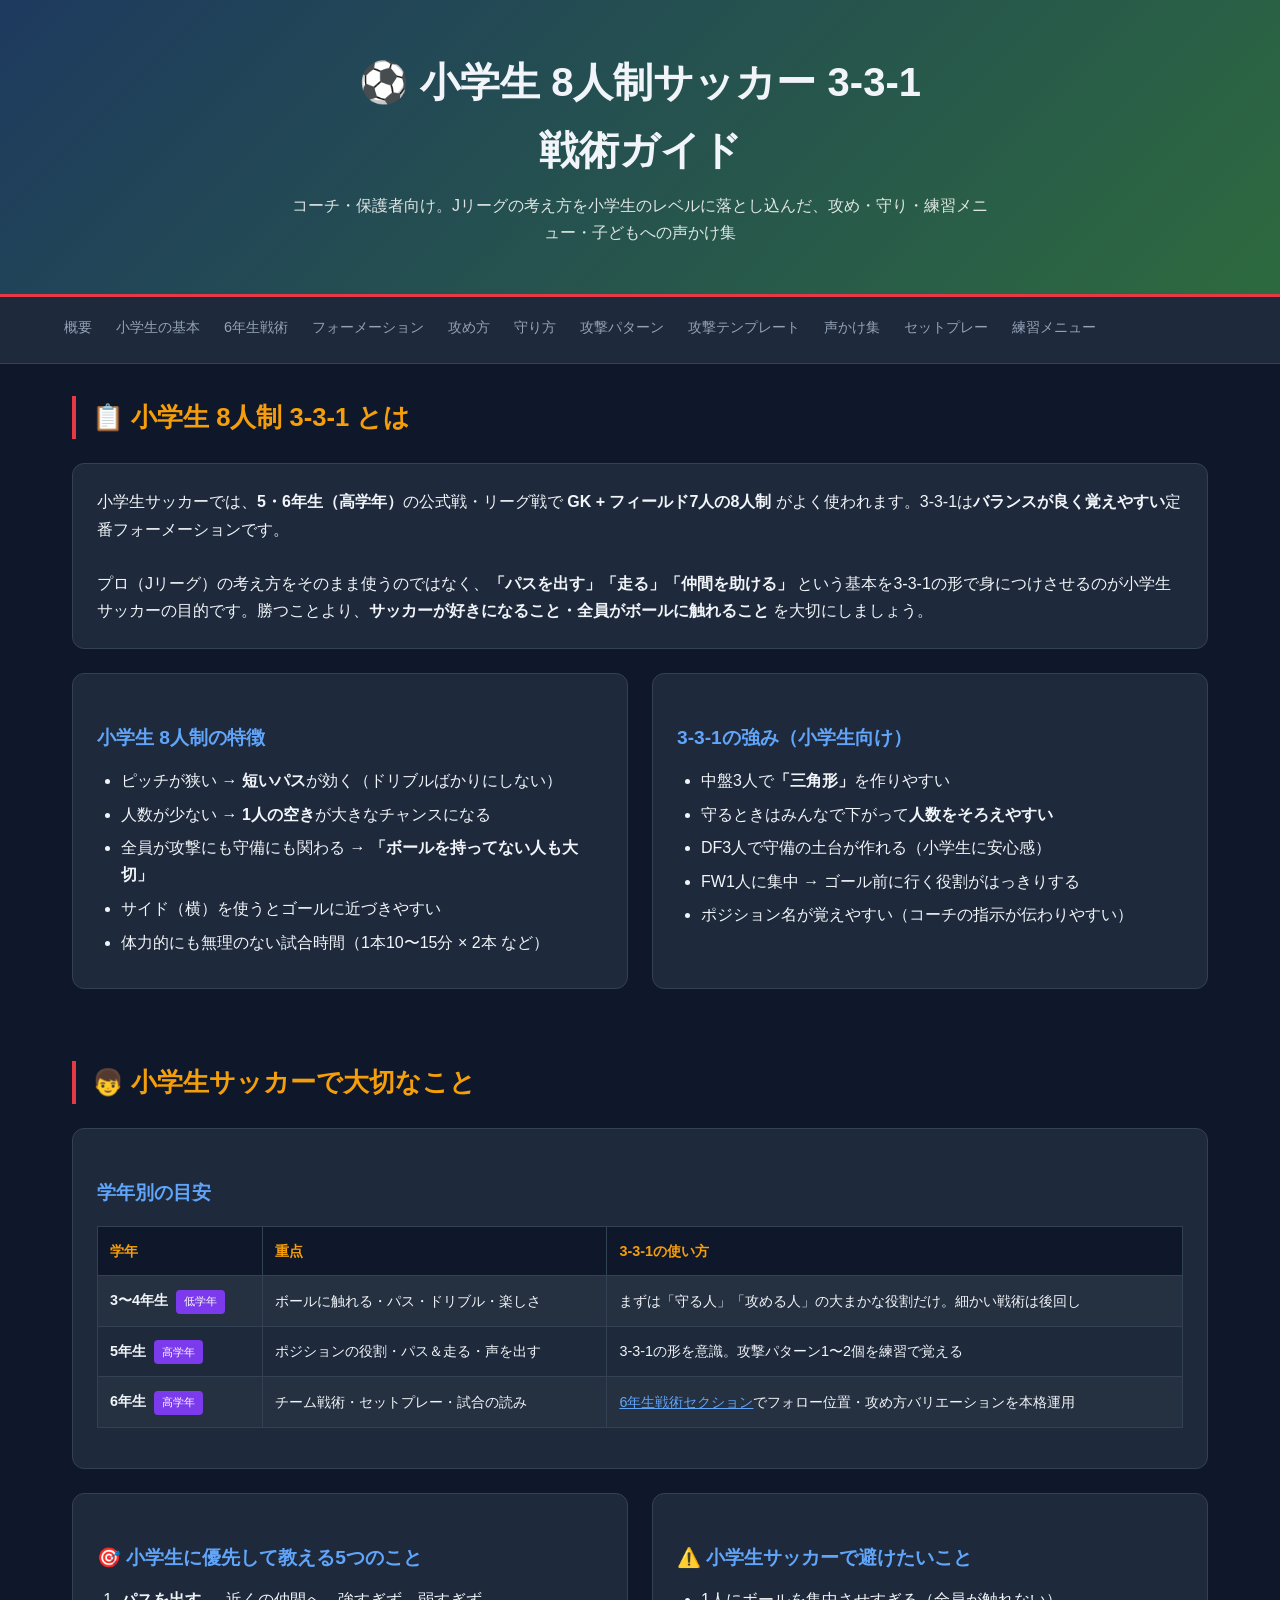
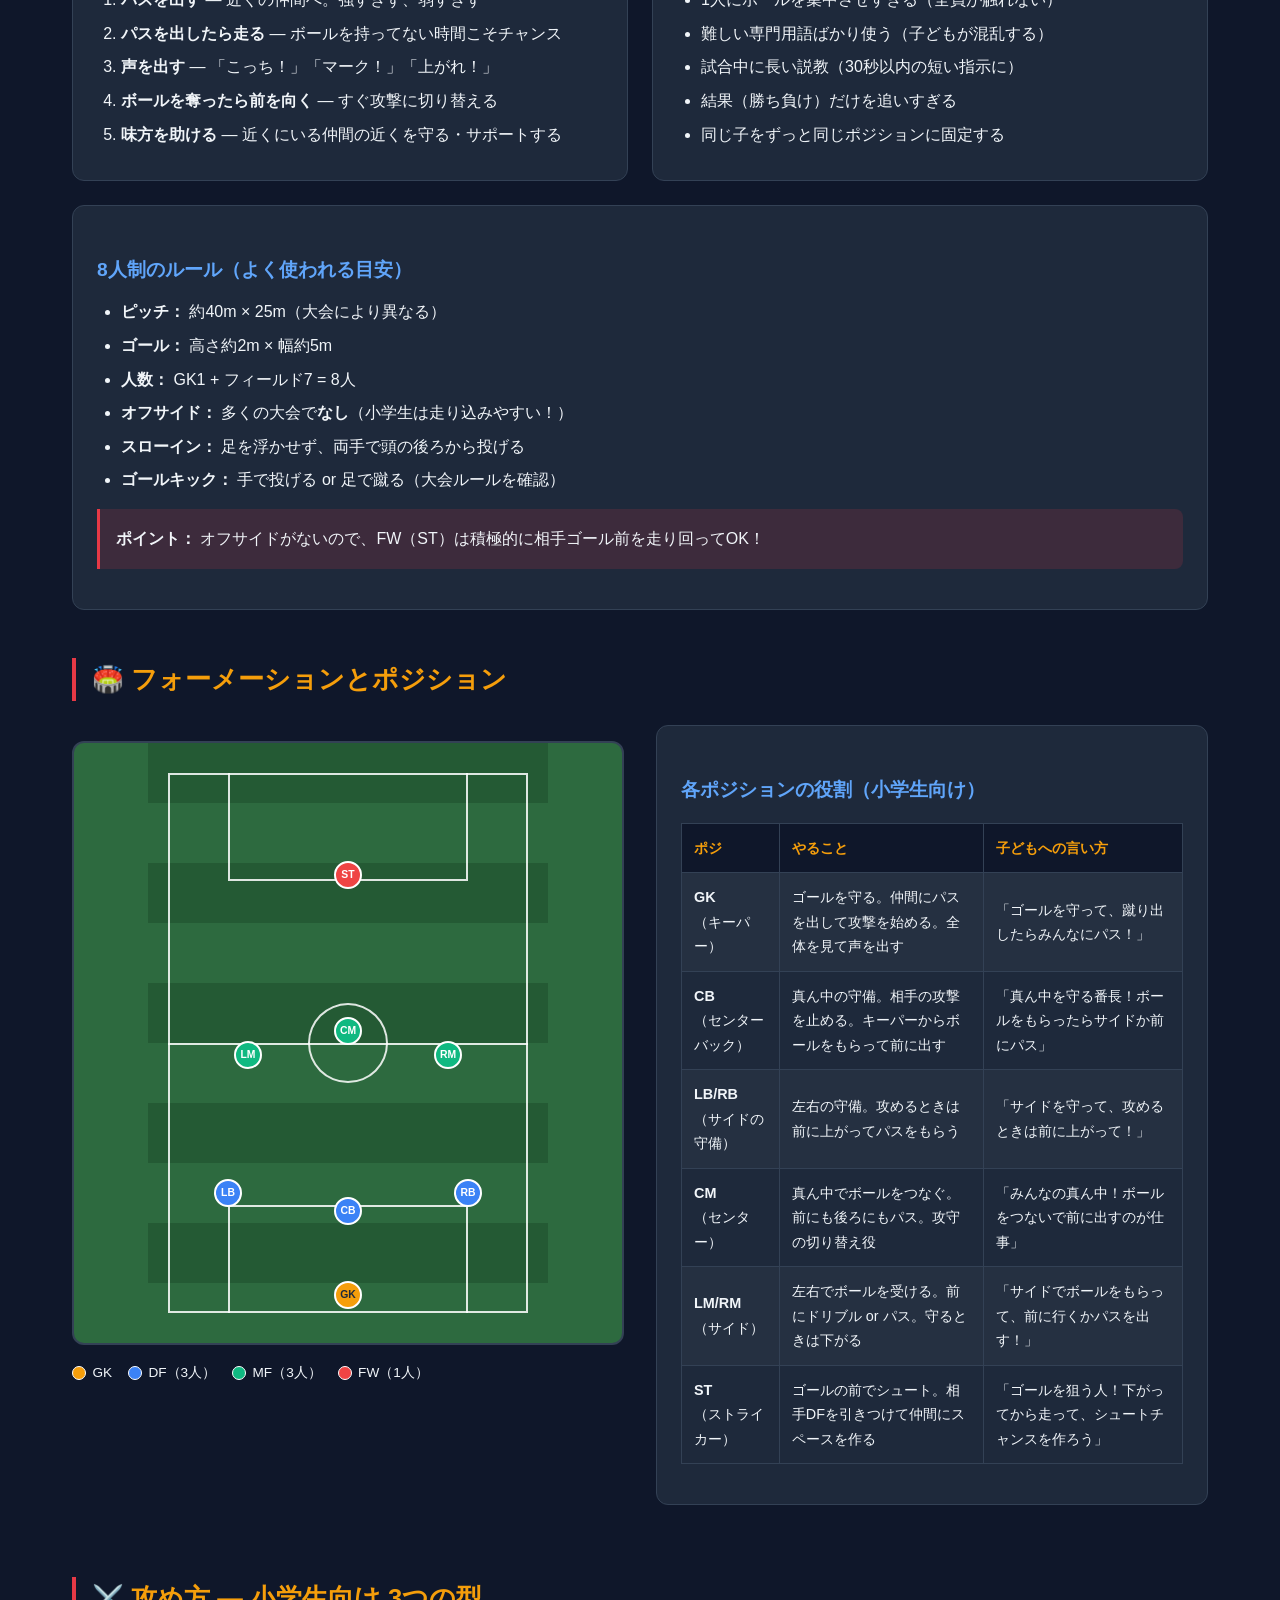
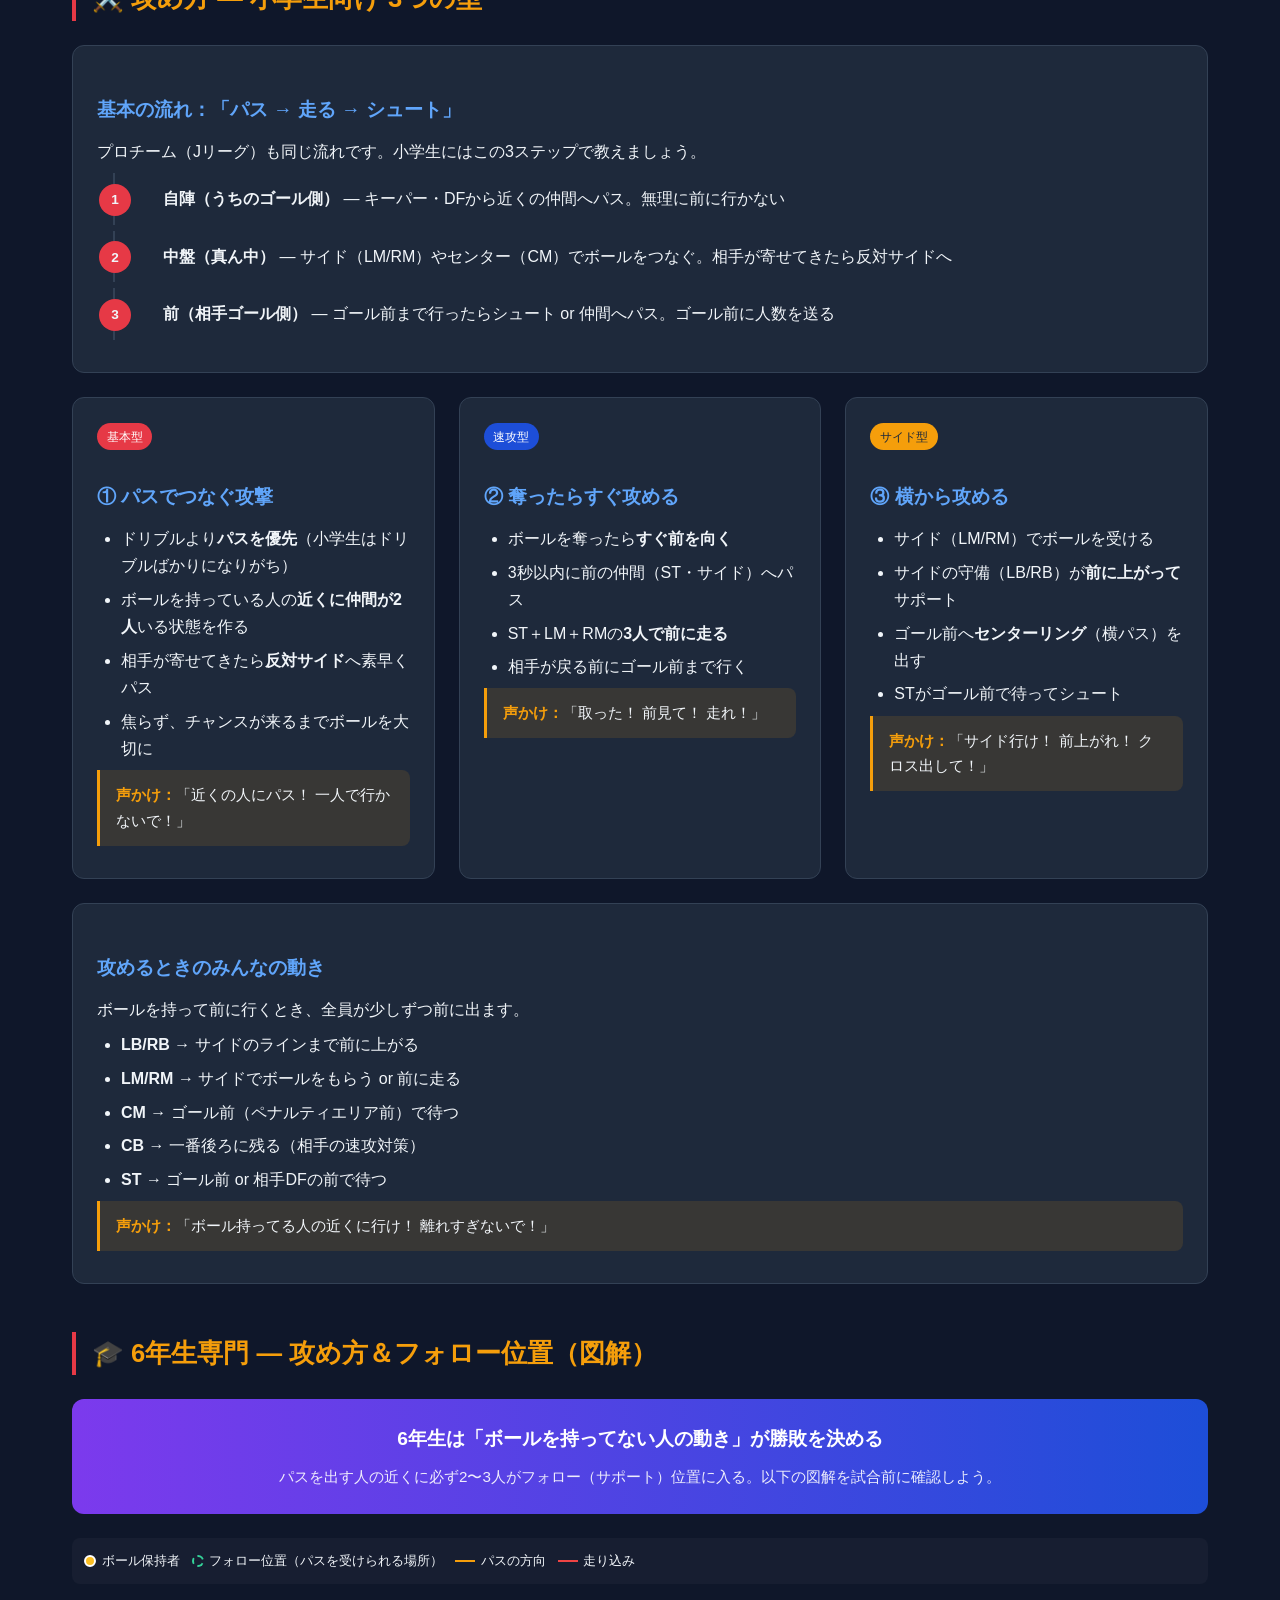
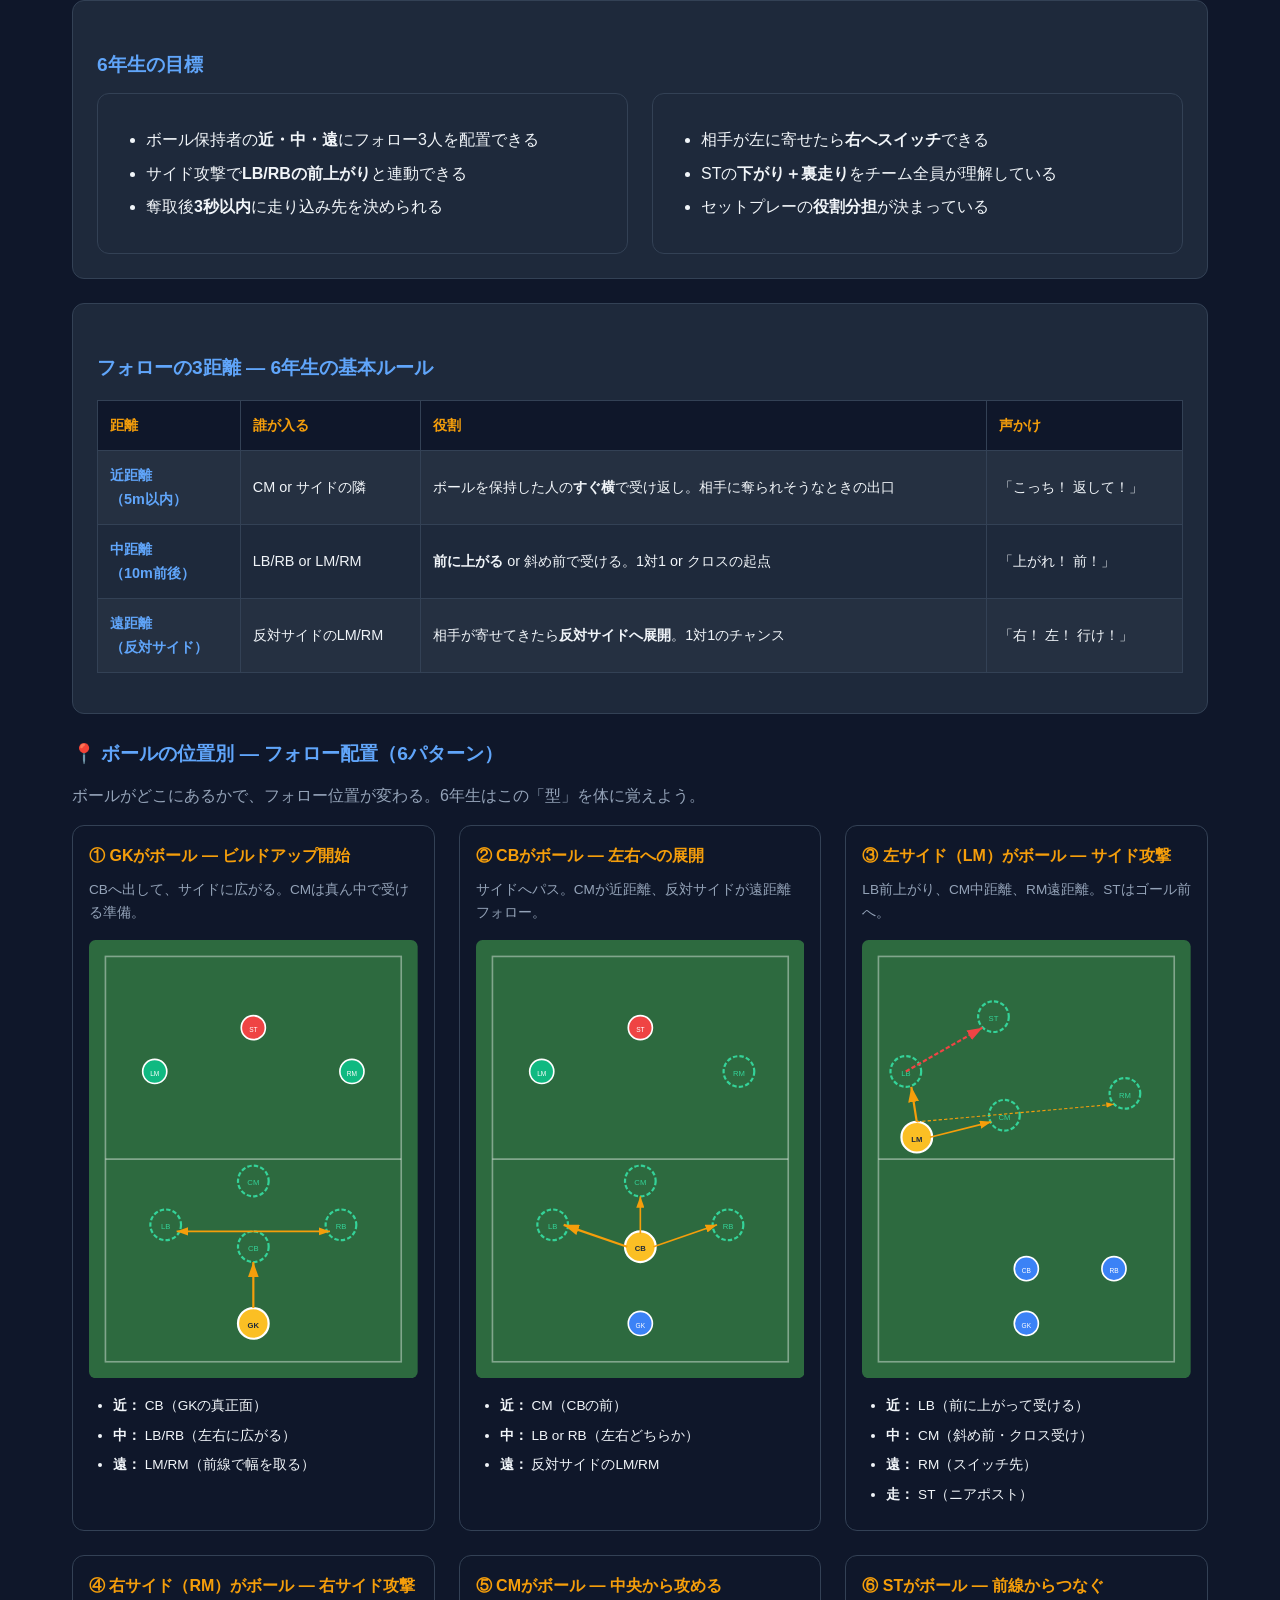
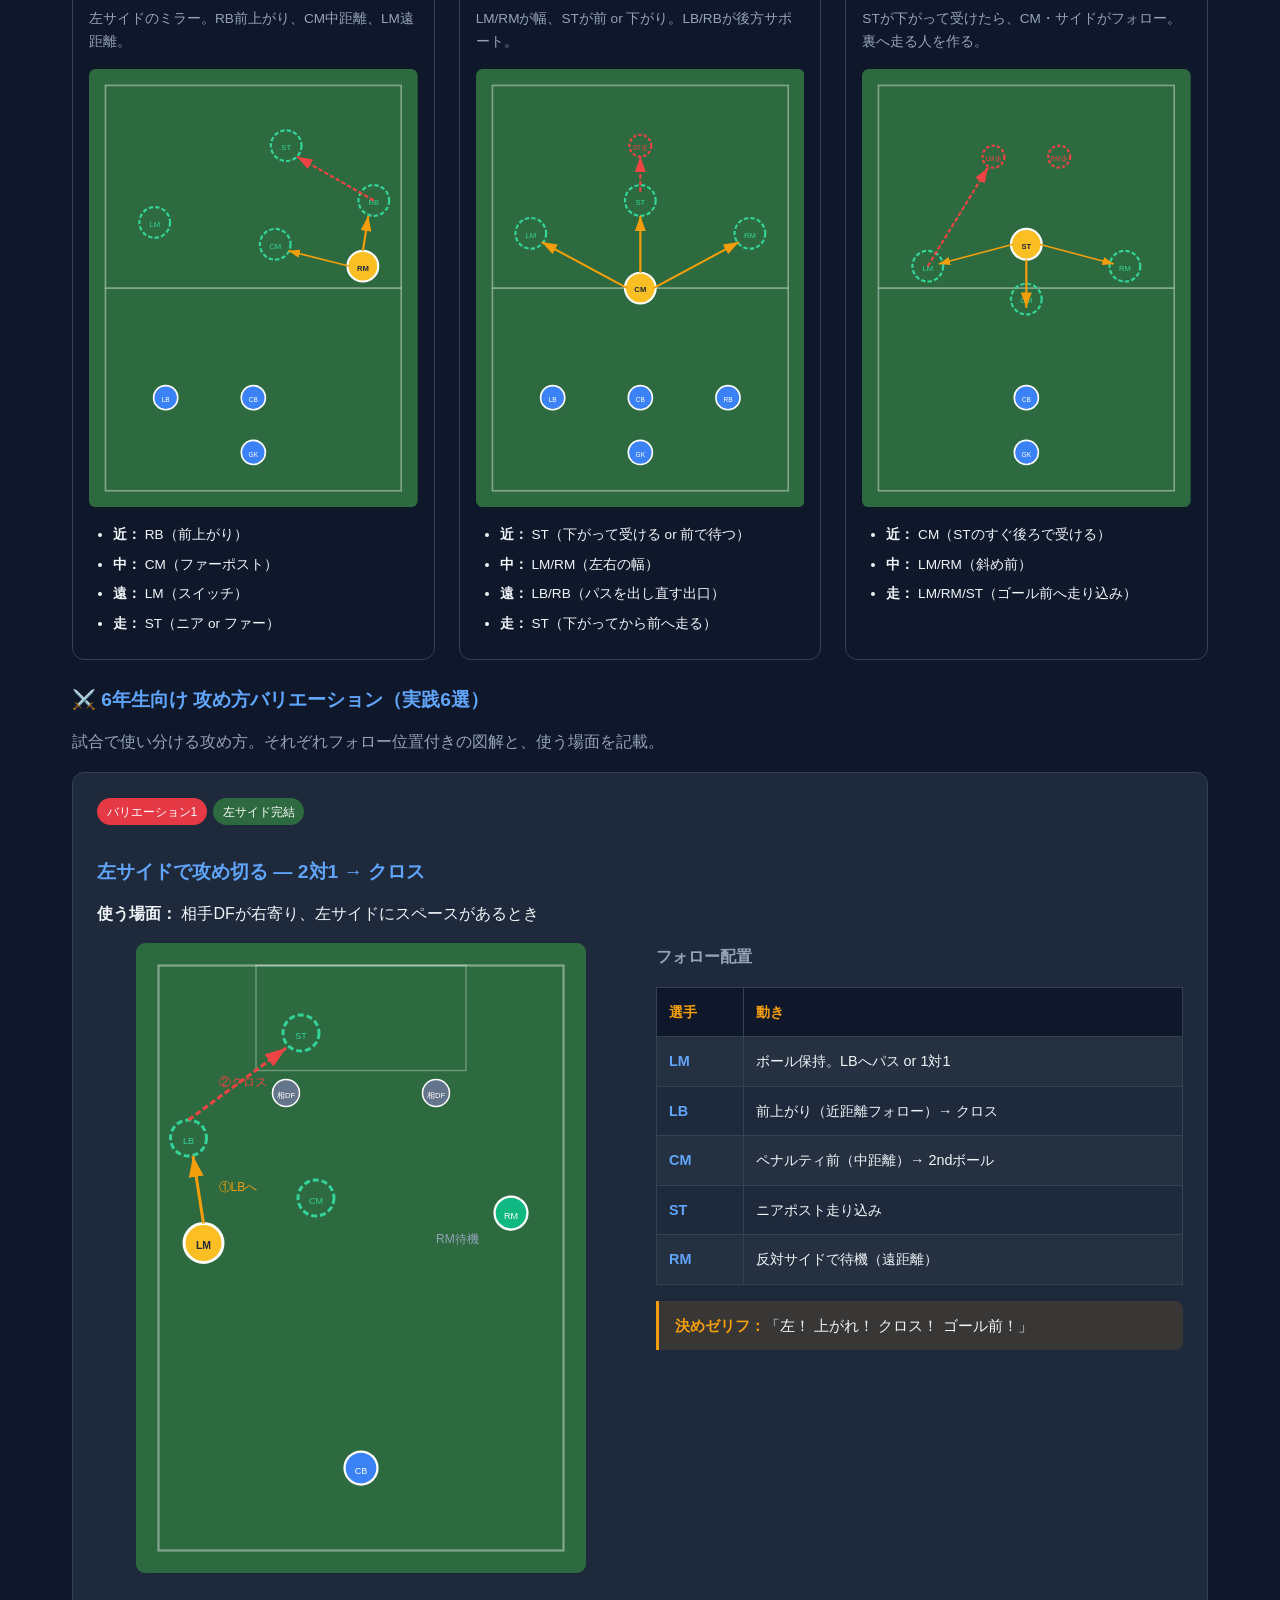
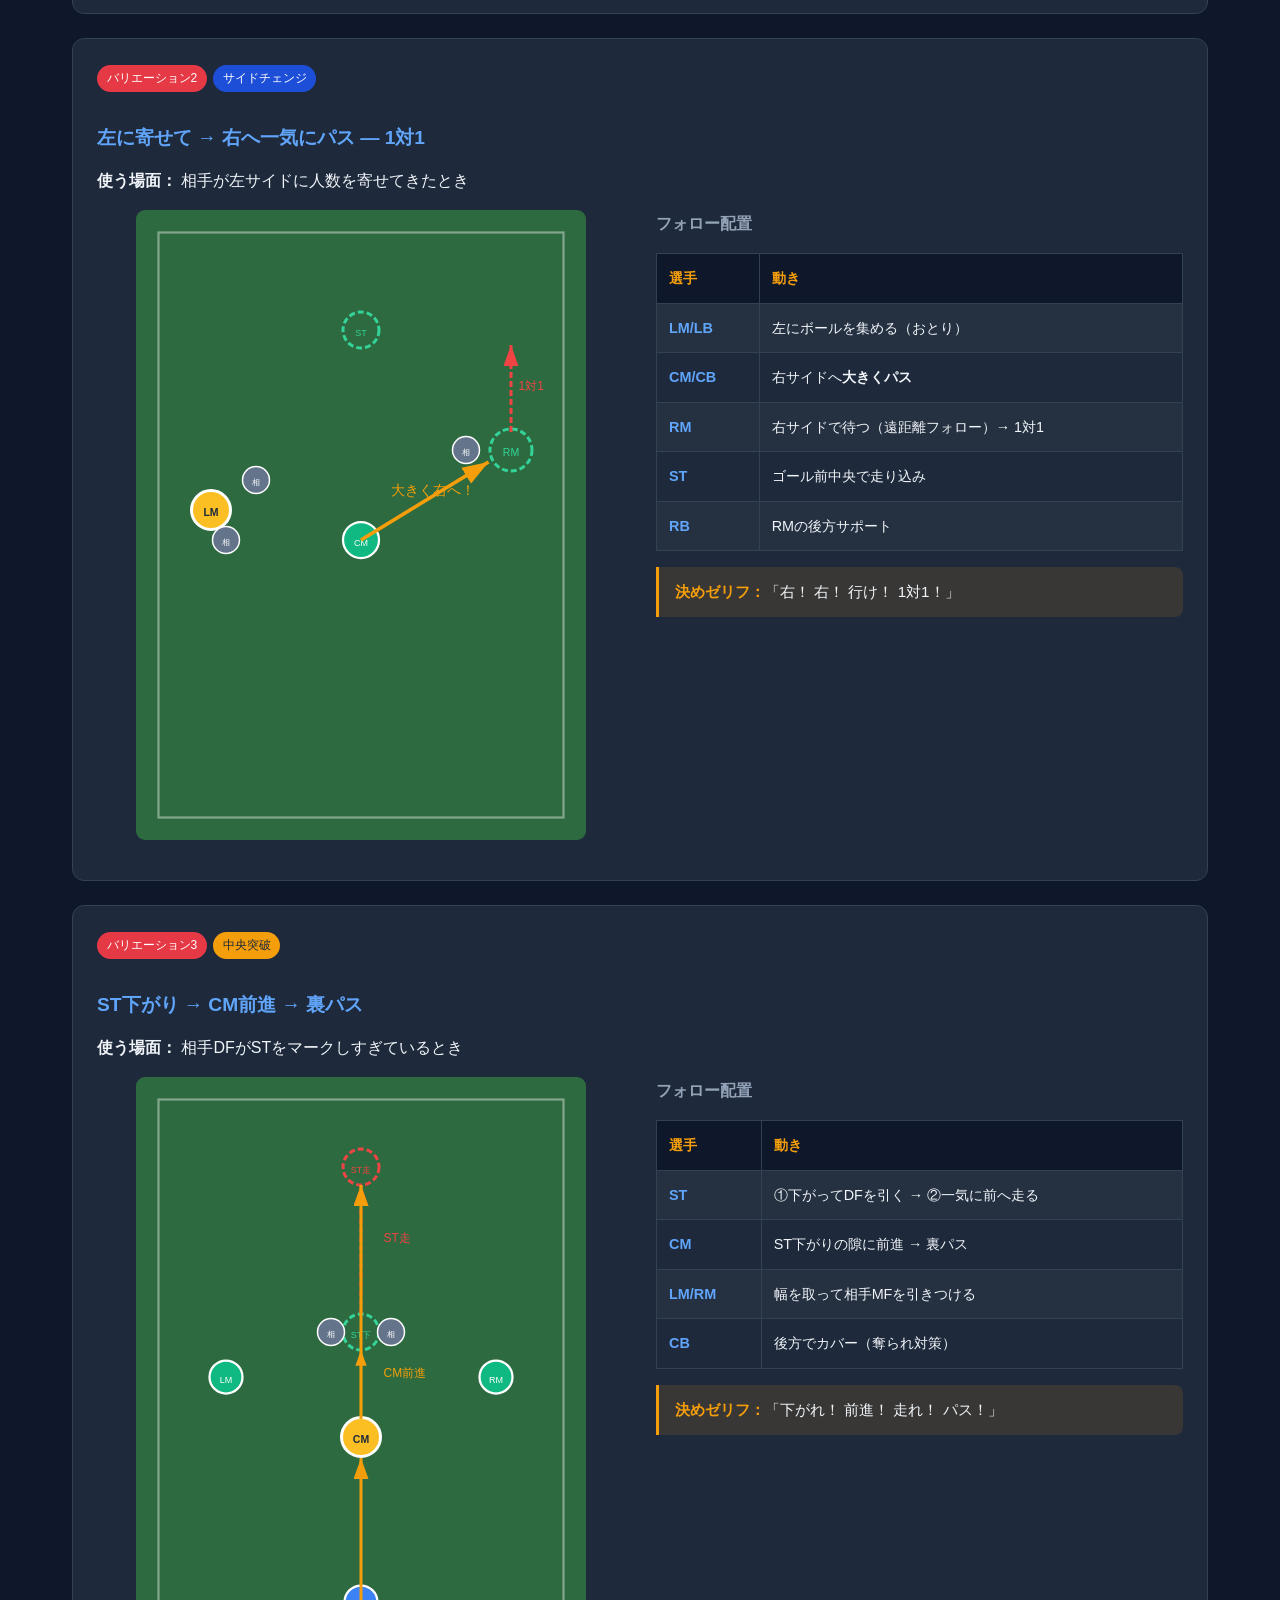
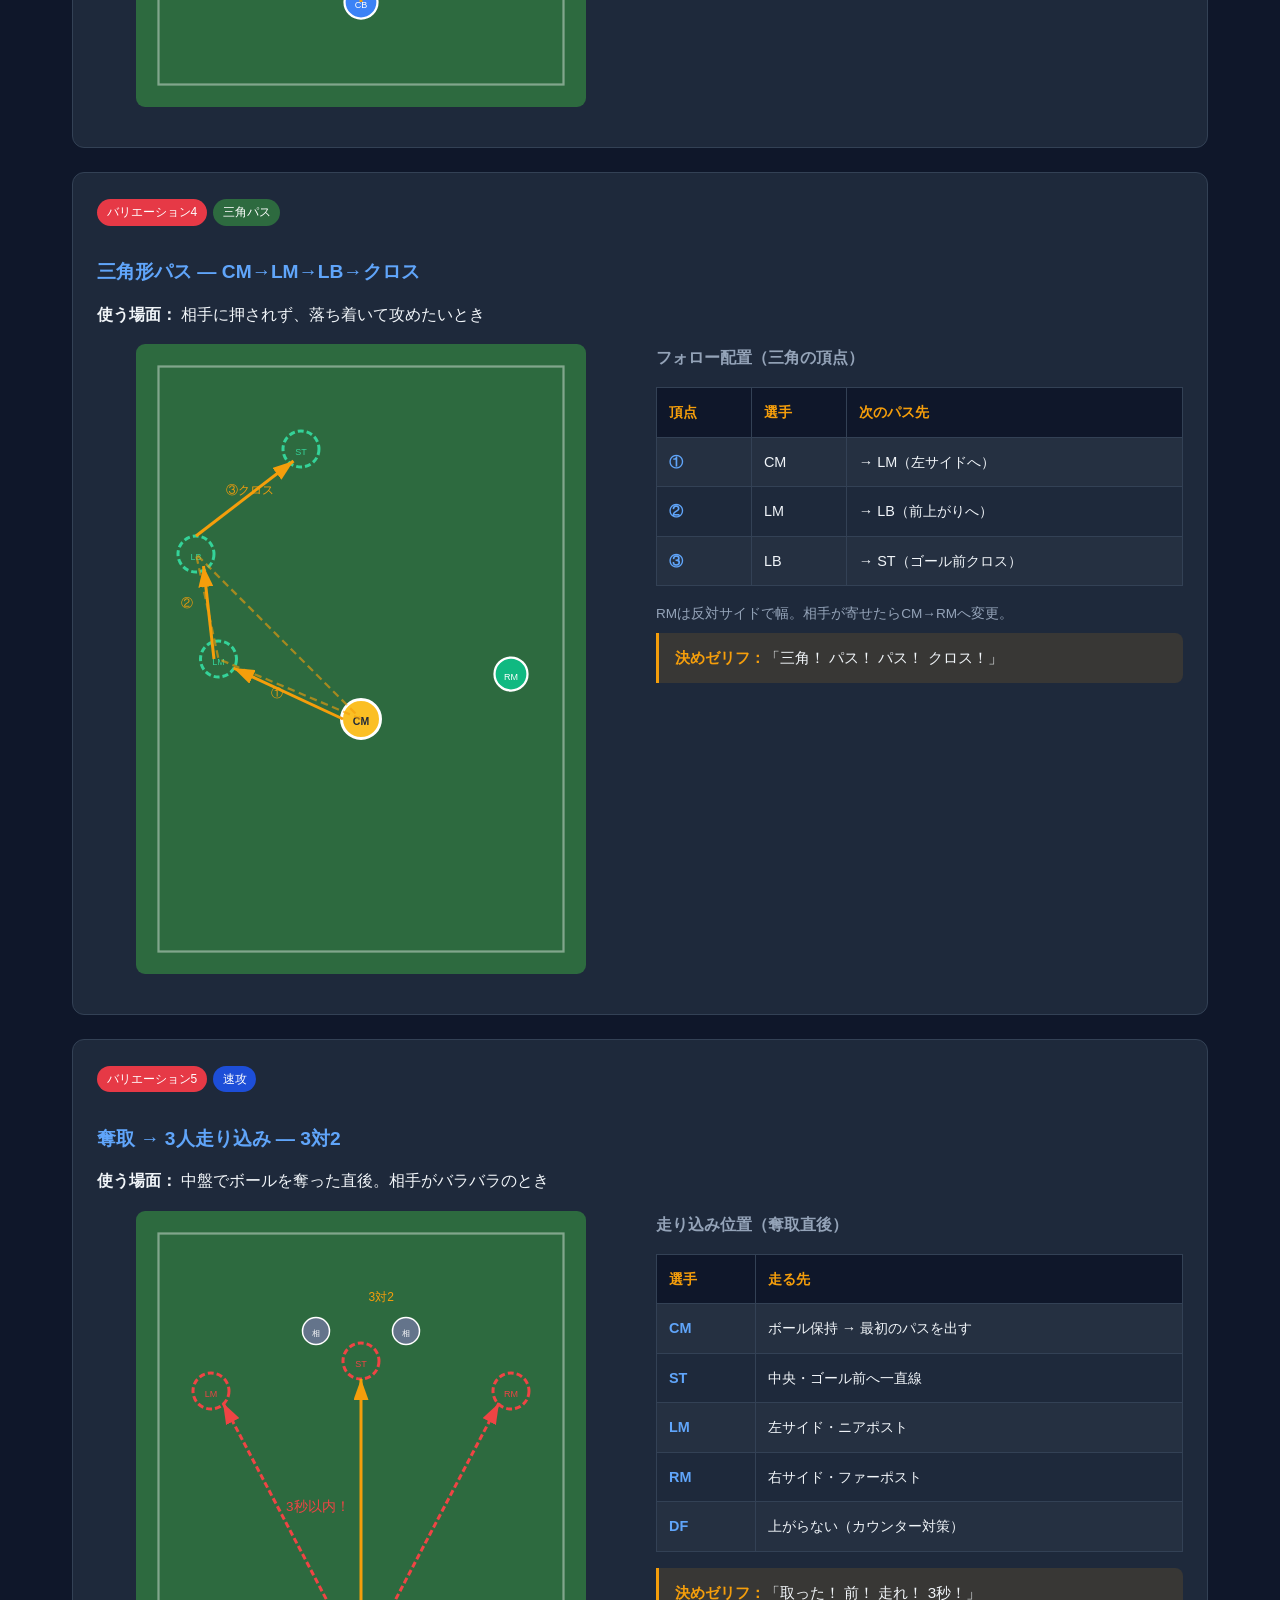
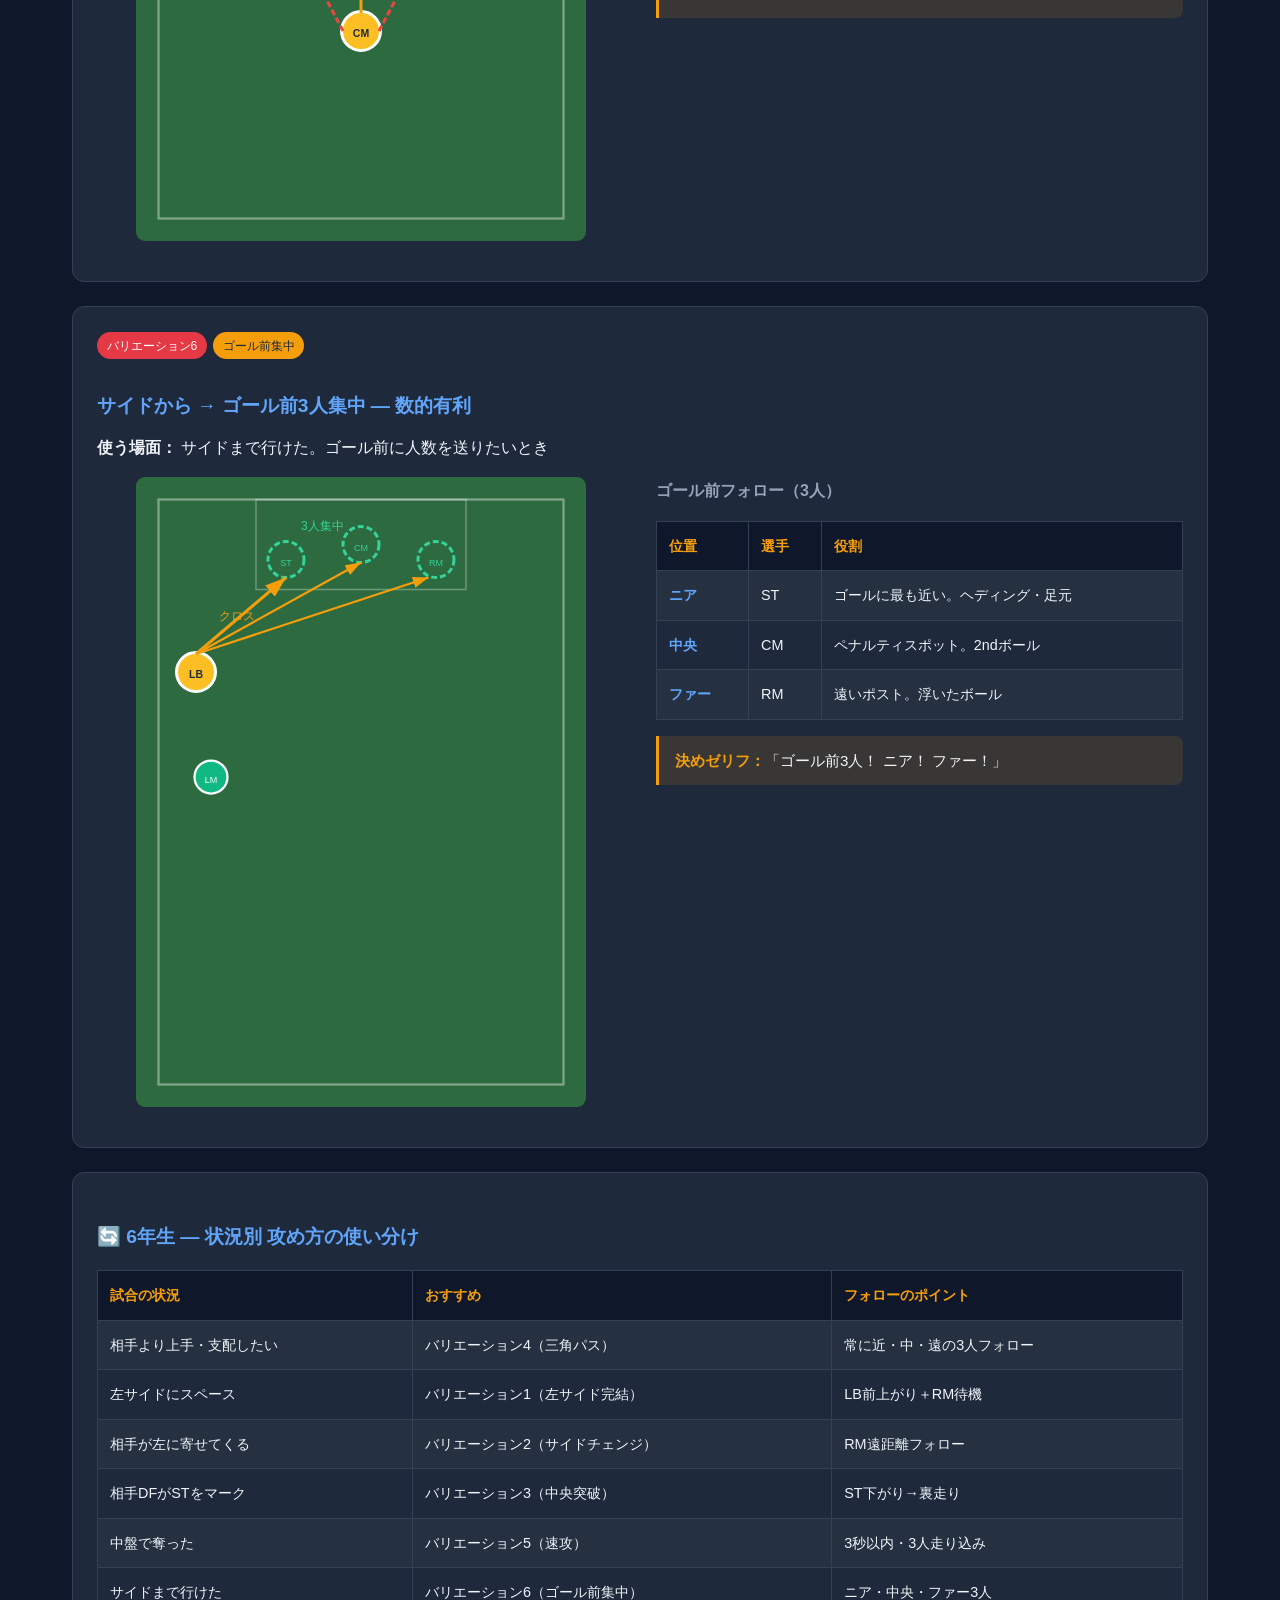
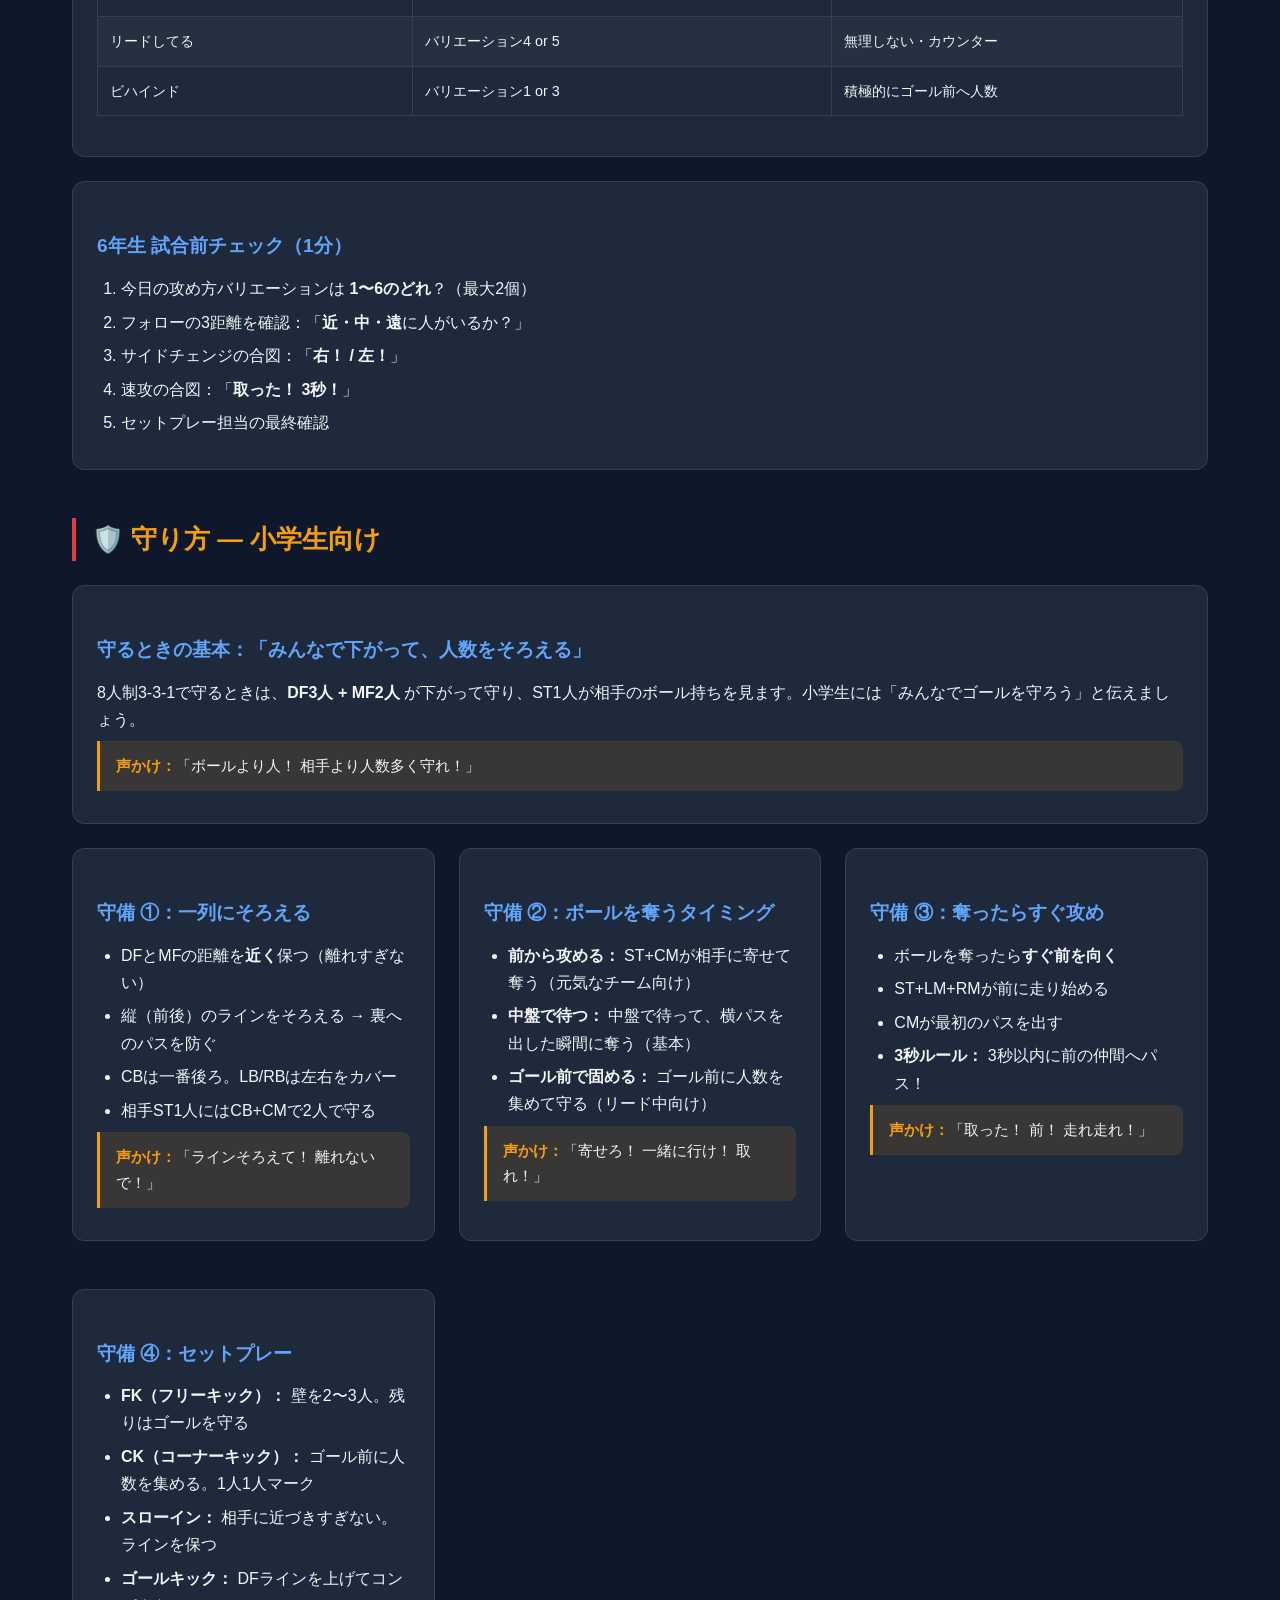
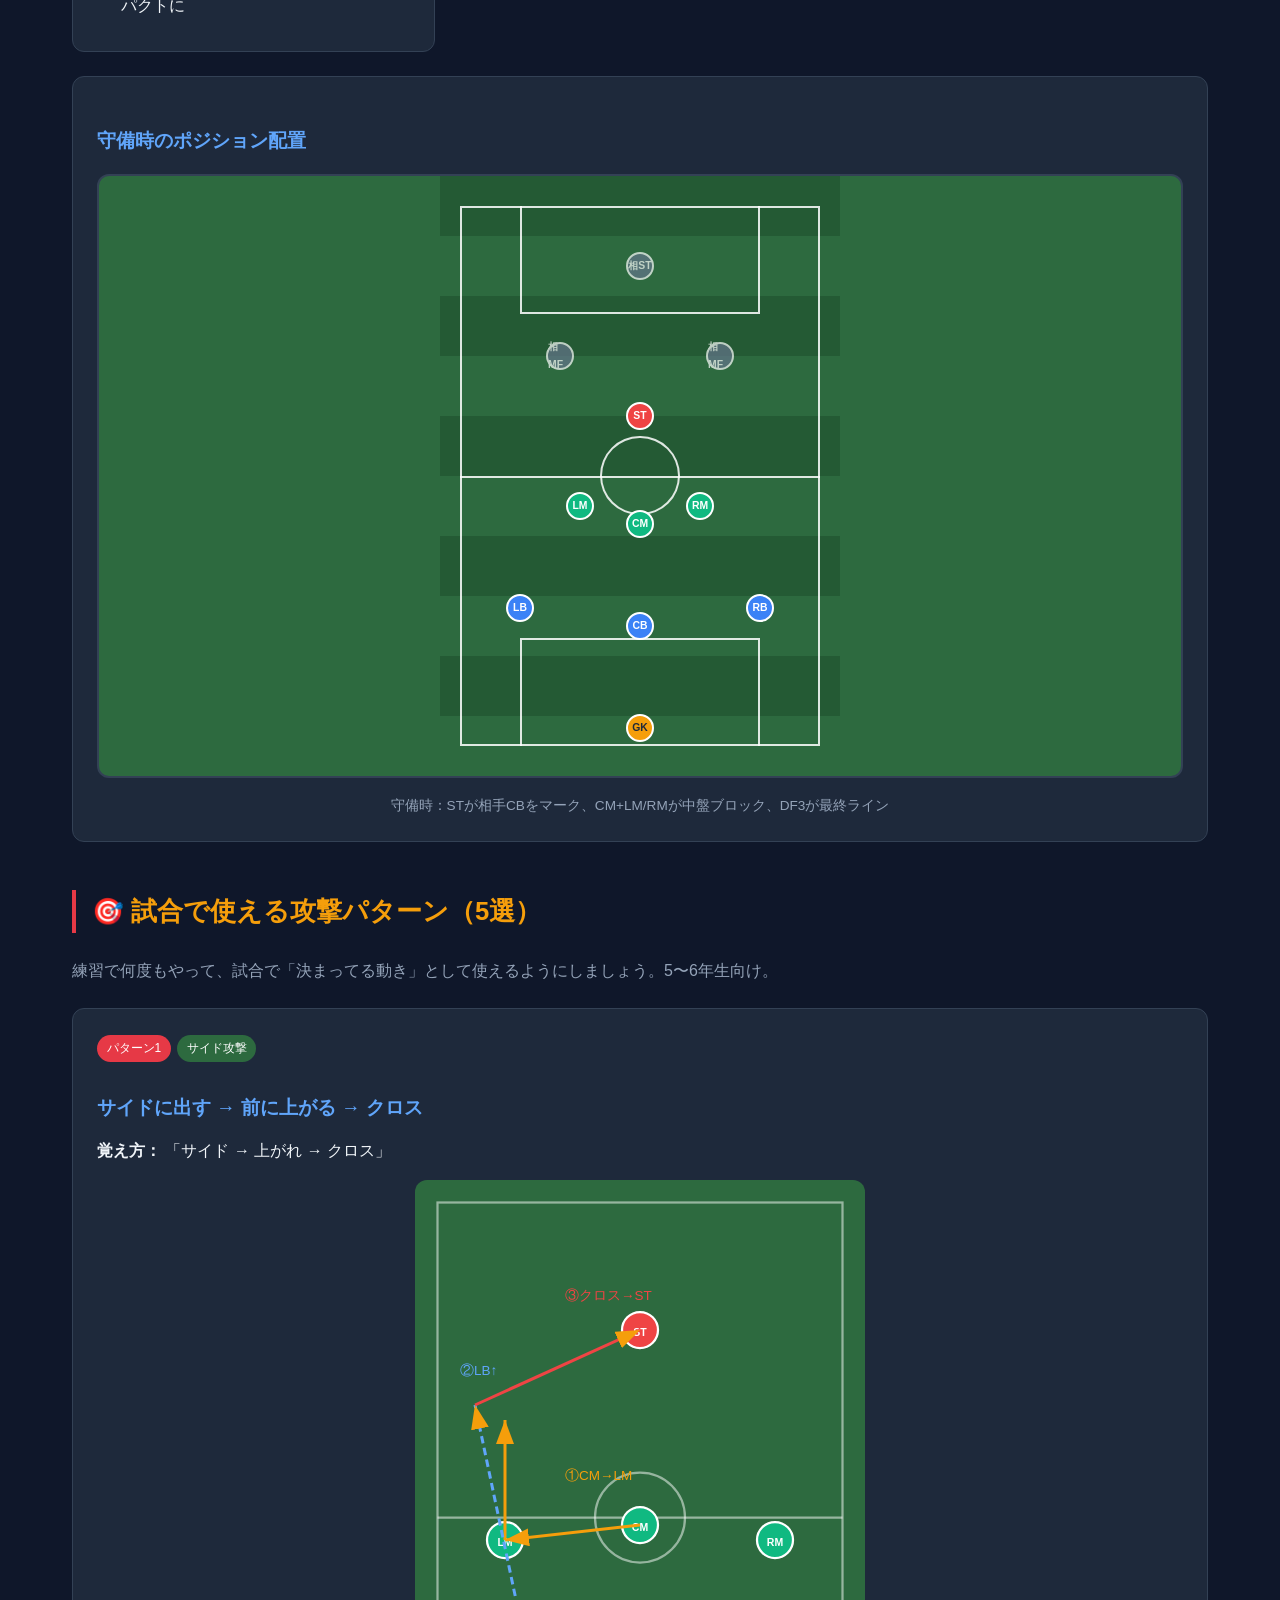
<file: soccer-8v8-331-tactics.html>
<!DOCTYPE html>
<html lang="ja">
<head>
  <meta charset="UTF-8">
  <meta name="viewport" content="width=device-width, initial-scale=1.0">
  <title>小学生 8人制サッカー 3-3-1 戦術ガイド</title>
  <style>
    :root {
      --pitch-green: #2d6a3f;
      --pitch-dark: #245a34;
      --line-white: rgba(255,255,255,0.85);
      --accent: #e63946;
      --accent-blue: #1d4ed8;
      --accent-yellow: #f59e0b;
      --bg: #0f172a;
      --card: #1e293b;
      --text: #f1f5f9;
      --muted: #94a3b8;
      --border: #334155;
    }

    * { box-sizing: border-box; margin: 0; padding: 0; }

    body {
      font-family: "Hiragino Sans", "Hiragino Kaku Gothic ProN", "Noto Sans JP", sans-serif;
      background: var(--bg);
      color: var(--text);
      line-height: 1.7;
    }

    header {
      background: linear-gradient(135deg, #1e3a5f 0%, var(--pitch-green) 100%);
      padding: 3rem 2rem;
      text-align: center;
      border-bottom: 3px solid var(--accent);
    }

    header h1 {
      font-size: clamp(1.5rem, 4vw, 2.5rem);
      margin-bottom: 0.5rem;
    }

    header p {
      color: rgba(255,255,255,0.85);
      max-width: 700px;
      margin: 0 auto;
    }

    nav {
      background: var(--card);
      padding: 1rem 2rem;
      position: sticky;
      top: 0;
      z-index: 100;
      border-bottom: 1px solid var(--border);
      overflow-x: auto;
    }

    nav ul {
      display: flex;
      gap: 1.5rem;
      list-style: none;
      max-width: 1200px;
      margin: 0 auto;
      white-space: nowrap;
    }

    nav a {
      color: var(--muted);
      text-decoration: none;
      font-size: 0.9rem;
      transition: color 0.2s;
    }

    nav a:hover { color: var(--accent-yellow); }

    main {
      max-width: 1200px;
      margin: 0 auto;
      padding: 2rem;
    }

    section {
      margin-bottom: 3rem;
    }

    h2 {
      font-size: 1.6rem;
      color: var(--accent-yellow);
      border-left: 4px solid var(--accent);
      padding-left: 1rem;
      margin-bottom: 1.5rem;
    }

    h3 {
      font-size: 1.2rem;
      color: #60a5fa;
      margin: 1.5rem 0 0.75rem;
    }

    h4 {
      font-size: 1rem;
      color: var(--muted);
      margin: 1rem 0 0.5rem;
    }

    .card {
      background: var(--card);
      border: 1px solid var(--border);
      border-radius: 12px;
      padding: 1.5rem;
      margin-bottom: 1.5rem;
    }

    .card-grid {
      display: grid;
      grid-template-columns: repeat(auto-fit, minmax(300px, 1fr));
      gap: 1.5rem;
    }

    .tag {
      display: inline-block;
      background: var(--accent);
      color: white;
      font-size: 0.75rem;
      padding: 0.2rem 0.6rem;
      border-radius: 999px;
      margin-right: 0.4rem;
      margin-bottom: 0.4rem;
    }

    .tag.blue { background: var(--accent-blue); }
    .tag.yellow { background: var(--accent-yellow); color: #1e293b; }
    .tag.green { background: var(--pitch-green); }

    ul, ol {
      padding-left: 1.5rem;
      margin: 0.5rem 0;
    }

    li { margin-bottom: 0.4rem; }

    .pitch-container {
      background: var(--pitch-green);
      border-radius: 12px;
      overflow: hidden;
      margin: 1rem 0;
      border: 2px solid var(--border);
    }

    .pitch {
      position: relative;
      width: 100%;
      aspect-ratio: 2/3;
      max-width: 400px;
      margin: 0 auto;
      background: repeating-linear-gradient(
        0deg,
        var(--pitch-green),
        var(--pitch-green) 10%,
        var(--pitch-dark) 10%,
        var(--pitch-dark) 20%
      );
    }

    .pitch::before {
      content: "";
      position: absolute;
      inset: 5%;
      border: 2px solid var(--line-white);
    }

    .pitch::after {
      content: "";
      position: absolute;
      top: 50%;
      left: 5%;
      right: 5%;
      height: 2px;
      background: var(--line-white);
    }

    .center-circle {
      position: absolute;
      top: 50%;
      left: 50%;
      transform: translate(-50%, -50%);
      width: 20%;
      height: 13.3%;
      border: 2px solid var(--line-white);
      border-radius: 50%;
    }

    .penalty-area {
      position: absolute;
      left: 20%;
      right: 20%;
      height: 18%;
      border: 2px solid var(--line-white);
    }

    .penalty-area.top { top: 5%; border-top: none; }
    .penalty-area.bottom { bottom: 5%; border-bottom: none; }

    .player {
      position: absolute;
      width: 28px;
      height: 28px;
      border-radius: 50%;
      display: flex;
      align-items: center;
      justify-content: center;
      font-size: 0.65rem;
      font-weight: bold;
      transform: translate(-50%, -50%);
      border: 2px solid white;
      z-index: 10;
    }

    .player.gk { background: #f59e0b; color: #1e293b; }
    .player.def { background: #3b82f6; color: white; }
    .player.mid { background: #10b981; color: white; }
    .player.fwd { background: #ef4444; color: white; }
    .player.opp { background: #64748b; color: white; opacity: 0.7; }

    .arrow {
      position: absolute;
      z-index: 5;
    }

    .legend {
      display: flex;
      flex-wrap: wrap;
      gap: 1rem;
      margin: 1rem 0;
      font-size: 0.85rem;
    }

    .legend-item {
      display: flex;
      align-items: center;
      gap: 0.4rem;
    }

    .legend-dot {
      width: 14px;
      height: 14px;
      border-radius: 50%;
      border: 1px solid white;
    }

    .pattern-box {
      background: #0f172a;
      border: 1px dashed var(--border);
      border-radius: 8px;
      padding: 1rem;
      margin: 0.75rem 0;
    }

    .step-list {
      counter-reset: step;
      list-style: none;
      padding-left: 0;
    }

    .step-list li {
      counter-increment: step;
      padding: 0.75rem 0 0.75rem 3rem;
      position: relative;
      border-left: 2px solid var(--border);
      margin-left: 1rem;
    }

    .step-list li::before {
      content: counter(step);
      position: absolute;
      left: -1rem;
      top: 0.65rem;
      width: 2rem;
      height: 2rem;
      background: var(--accent);
      border-radius: 50%;
      display: flex;
      align-items: center;
      justify-content: center;
      font-weight: bold;
      font-size: 0.85rem;
    }

    .comparison-table {
      width: 100%;
      border-collapse: collapse;
      margin: 1rem 0;
      font-size: 0.9rem;
    }

    .comparison-table th,
    .comparison-table td {
      border: 1px solid var(--border);
      padding: 0.75rem;
      text-align: left;
    }

    .comparison-table th {
      background: #0f172a;
      color: var(--accent-yellow);
    }

    .comparison-table tr:nth-child(even) {
      background: rgba(255,255,255,0.03);
    }

    .highlight {
      background: rgba(230, 57, 70, 0.15);
      border-left: 3px solid var(--accent);
      padding: 1rem;
      border-radius: 0 8px 8px 0;
      margin: 1rem 0;
    }

    .two-col {
      display: grid;
      grid-template-columns: 1fr 1fr;
      gap: 2rem;
      align-items: start;
    }

    @media (max-width: 768px) {
      .two-col { grid-template-columns: 1fr; }
      main { padding: 1rem; }
    }

    footer {
      text-align: center;
      padding: 2rem;
      color: var(--muted);
      font-size: 0.85rem;
      border-top: 1px solid var(--border);
    }

    .kids-quote {
      background: rgba(245, 158, 11, 0.12);
      border-left: 3px solid var(--accent-yellow);
      padding: 0.75rem 1rem;
      border-radius: 0 8px 8px 0;
      margin: 0.5rem 0;
      font-size: 0.95rem;
    }

    .kids-quote strong { color: var(--accent-yellow); }

    .grade-badge {
      display: inline-block;
      background: #7c3aed;
      color: white;
      font-size: 0.7rem;
      padding: 0.15rem 0.5rem;
      border-radius: 4px;
      margin-left: 0.5rem;
    }

    .diagram-grid {
      display: grid;
      grid-template-columns: repeat(auto-fit, minmax(320px, 1fr));
      gap: 1.5rem;
      margin: 1rem 0;
    }

    .diagram-card {
      background: #0f172a;
      border: 1px solid var(--border);
      border-radius: 12px;
      padding: 1rem;
    }

    .diagram-card h4 {
      color: var(--accent-yellow);
      margin: 0 0 0.5rem;
      font-size: 1rem;
    }

    .diagram-card p {
      font-size: 0.85rem;
      color: var(--muted);
      margin-bottom: 0.75rem;
    }

    .diagram-legend {
      display: flex;
      flex-wrap: wrap;
      gap: 0.75rem;
      font-size: 0.8rem;
      margin: 1rem 0;
      padding: 0.75rem;
      background: rgba(255,255,255,0.03);
      border-radius: 8px;
    }

    .diagram-legend span {
      display: flex;
      align-items: center;
      gap: 0.35rem;
    }

    .legend-ball { width: 12px; height: 12px; background: #fbbf24; border-radius: 50%; border: 2px solid white; }
    .legend-follow { width: 12px; height: 12px; background: transparent; border: 2px dashed #34d399; border-radius: 50%; }
    .legend-run { width: 20px; height: 2px; background: #ef4444; }
    .legend-pass { width: 20px; height: 2px; background: #f59e0b; }

    .grade6-banner {
      background: linear-gradient(90deg, #7c3aed 0%, #1d4ed8 100%);
      padding: 1.5rem;
      border-radius: 12px;
      margin-bottom: 1.5rem;
      text-align: center;
    }

    .grade6-banner h3 { color: white; margin: 0 0 0.5rem; }
    .grade6-banner p { color: rgba(255,255,255,0.9); margin: 0; font-size: 0.95rem; }

    .follow-table td:first-child { font-weight: bold; color: #60a5fa; white-space: nowrap; }

    svg.tactical-svg {
      width: 100%;
      max-width: 450px;
      display: block;
      margin: 1rem auto;
    }
  </style>
</head>
<body>

<header>
  <h1>⚽ 小学生 8人制サッカー 3-3-1<br>戦術ガイド</h1>
  <p>コーチ・保護者向け。Jリーグの考え方を小学生のレベルに落とし込んだ、攻め・守り・練習メニュー・子どもへの声かけ集</p>
</header>

<nav>
  <ul>
    <li><a href="#overview">概要</a></li>
    <li><a href="#elementary">小学生の基本</a></li>
    <li><a href="#grade6">6年生戦術</a></li>
    <li><a href="#formation">フォーメーション</a></li>
    <li><a href="#attack">攻め方</a></li>
    <li><a href="#defense">守り方</a></li>
    <li><a href="#patterns">攻撃パターン</a></li>
    <li><a href="#templates">攻撃テンプレート</a></li>
    <li><a href="#voices">声かけ集</a></li>
    <li><a href="#setpiece">セットプレー</a></li>
    <li><a href="#training">練習メニュー</a></li>
  </ul>
</nav>

<main>

<!-- ===== 概要 ===== -->
<section id="overview">
  <h2>📋 小学生 8人制 3-3-1 とは</h2>
  <div class="card">
    <p>小学生サッカーでは、<strong>5・6年生（高学年）</strong>の公式戦・リーグ戦で <strong>GK + フィールド7人の8人制</strong> がよく使われます。3-3-1は<strong>バランスが良く覚えやすい</strong>定番フォーメーションです。</p>
    <br>
    <p>プロ（Jリーグ）の考え方をそのまま使うのではなく、<strong>「パスを出す」「走る」「仲間を助ける」</strong> という基本を3-3-1の形で身につけさせるのが小学生サッカーの目的です。勝つことより、<strong>サッカーが好きになること・全員がボールに触れること</strong> を大切にしましょう。</p>
  </div>

  <div class="card-grid">
    <div class="card">
      <h3>小学生 8人制の特徴</h3>
      <ul>
        <li>ピッチが狭い → <strong>短いパス</strong>が効く（ドリブルばかりにしない）</li>
        <li>人数が少ない → <strong>1人の空き</strong>が大きなチャンスになる</li>
        <li>全員が攻撃にも守備にも関わる → <strong>「ボールを持ってない人も大切」</strong></li>
        <li>サイド（横）を使うとゴールに近づきやすい</li>
        <li>体力的にも無理のない試合時間（1本10〜15分 × 2本 など）</li>
      </ul>
    </div>
    <div class="card">
      <h3>3-3-1の強み（小学生向け）</h3>
      <ul>
        <li>中盤3人で<strong>「三角形」</strong>を作りやすい</li>
        <li>守るときはみんなで下がって<strong>人数をそろえやすい</strong></li>
        <li>DF3人で守備の土台が作れる（小学生に安心感）</li>
        <li>FW1人に集中 → ゴール前に行く役割がはっきりする</li>
        <li>ポジション名が覚えやすい（コーチの指示が伝わりやすい）</li>
      </ul>
    </div>
  </div>
</section>

<!-- ===== 小学生の基本 ===== -->
<section id="elementary">
  <h2>👦 小学生サッカーで大切なこと</h2>

  <div class="card">
    <h3>学年別の目安</h3>
    <table class="comparison-table">
      <tr><th>学年</th><th>重点</th><th>3-3-1の使い方</th></tr>
      <tr>
        <td><strong>3〜4年生</strong><span class="grade-badge">低学年</span></td>
        <td>ボールに触れる・パス・ドリブル・楽しさ</td>
        <td>まずは「守る人」「攻める人」の大まかな役割だけ。細かい戦術は後回し</td>
      </tr>
      <tr>
        <td><strong>5年生</strong><span class="grade-badge">高学年</span></td>
        <td>ポジションの役割・パス＆走る・声を出す</td>
        <td>3-3-1の形を意識。攻撃パターン1〜2個を練習で覚える</td>
      </tr>
      <tr>
        <td><strong>6年生</strong><span class="grade-badge">高学年</span></td>
        <td>チーム戦術・セットプレー・試合の読み</td>
        <td><a href="#grade6" style="color:#60a5fa;">6年生戦術セクション</a>でフォロー位置・攻め方バリエーションを本格運用</td>
      </tr>
    </table>
  </div>

  <div class="card-grid">
    <div class="card">
      <h3>🎯 小学生に優先して教える5つのこと</h3>
      <ol>
        <li><strong>パスを出す</strong> — 近くの仲間へ。強すぎず、弱すぎず</li>
        <li><strong>パスを出したら走る</strong> — ボールを持ってない時間こそチャンス</li>
        <li><strong>声を出す</strong> — 「こっち！」「マーク！」「上がれ！」</li>
        <li><strong>ボールを奪ったら前を向く</strong> — すぐ攻撃に切り替える</li>
        <li><strong>味方を助ける</strong> — 近くにいる仲間の近くを守る・サポートする</li>
      </ol>
    </div>
    <div class="card">
      <h3>⚠️ 小学生サッカーで避けたいこと</h3>
      <ul>
        <li>1人にボールを集中させすぎる（全員が触れない）</li>
        <li>難しい専門用語ばかり使う（子どもが混乱する）</li>
        <li>試合中に長い説教（30秒以内の短い指示に）</li>
        <li>結果（勝ち負け）だけを追いすぎる</li>
        <li>同じ子をずっと同じポジションに固定する</li>
      </ul>
    </div>
  </div>

  <div class="card">
    <h3>8人制のルール（よく使われる目安）</h3>
    <ul>
      <li><strong>ピッチ：</strong> 約40m × 25m（大会により異なる）</li>
      <li><strong>ゴール：</strong> 高さ約2m × 幅約5m</li>
      <li><strong>人数：</strong> GK1 + フィールド7 = 8人</li>
      <li><strong>オフサイド：</strong> 多くの大会で<strong>なし</strong>（小学生は走り込みやすい！）</li>
      <li><strong>スローイン：</strong> 足を浮かせず、両手で頭の後ろから投げる</li>
      <li><strong>ゴールキック：</strong> 手で投げる or 足で蹴る（大会ルールを確認）</li>
    </ul>
    <div class="highlight"><strong>ポイント：</strong> オフサイドがないので、FW（ST）は積極的に相手ゴール前を走り回ってOK！</div>
  </div>
</section>

<!-- ===== フォーメーション ===== -->
<section id="formation">
  <h2>🏟️ フォーメーションとポジション</h2>

  <div class="two-col">
    <div>
      <div class="pitch-container">
        <div class="pitch">
          <div class="center-circle"></div>
          <div class="penalty-area top"></div>
          <div class="penalty-area bottom"></div>
          <!-- GK -->
          <div class="player gk" style="left:50%; top:92%;">GK</div>
          <!-- DF -->
          <div class="player def" style="left:20%; top:75%;">LB</div>
          <div class="player def" style="left:50%; top:78%;">CB</div>
          <div class="player def" style="left:80%; top:75%;">RB</div>
          <!-- MF -->
          <div class="player mid" style="left:25%; top:52%;">LM</div>
          <div class="player mid" style="left:50%; top:48%;">CM</div>
          <div class="player mid" style="left:75%; top:52%;">RM</div>
          <!-- FW -->
          <div class="player fwd" style="left:50%; top:22%;">ST</div>
        </div>
      </div>
      <div class="legend">
        <div class="legend-item"><div class="legend-dot" style="background:#f59e0b;"></div>GK</div>
        <div class="legend-item"><div class="legend-dot" style="background:#3b82f6;"></div>DF（3人）</div>
        <div class="legend-item"><div class="legend-dot" style="background:#10b981;"></div>MF（3人）</div>
        <div class="legend-item"><div class="legend-dot" style="background:#ef4444;"></div>FW（1人）</div>
      </div>
    </div>

    <div>
      <div class="card">
        <h3>各ポジションの役割（小学生向け）</h3>
        <table class="comparison-table">
          <tr><th>ポジ</th><th>やること</th><th>子どもへの言い方</th></tr>
          <tr>
            <td><strong>GK</strong><br>（キーパー）</td>
            <td>ゴールを守る。仲間にパスを出して攻撃を始める。全体を見て声を出す</td>
            <td>「ゴールを守って、蹴り出したらみんなにパス！」</td>
          </tr>
          <tr>
            <td><strong>CB</strong><br>（センターバック）</td>
            <td>真ん中の守備。相手の攻撃を止める。キーパーからボールをもらって前に出す</td>
            <td>「真ん中を守る番長！ボールをもらったらサイドか前にパス」</td>
          </tr>
          <tr>
            <td><strong>LB/RB</strong><br>（サイドの守備）</td>
            <td>左右の守備。攻めるときは前に上がってパスをもらう</td>
            <td>「サイドを守って、攻めるときは前に上がって！」</td>
          </tr>
          <tr>
            <td><strong>CM</strong><br>（センター）</td>
            <td>真ん中でボールをつなぐ。前にも後ろにもパス。攻守の切り替え役</td>
            <td>「みんなの真ん中！ボールをつないで前に出すのが仕事」</td>
          </tr>
          <tr>
            <td><strong>LM/RM</strong><br>（サイド）</td>
            <td>左右でボールを受ける。前にドリブル or パス。守るときは下がる</td>
            <td>「サイドでボールをもらって、前に行くかパスを出す！」</td>
          </tr>
          <tr>
            <td><strong>ST</strong><br>（ストライカー）</td>
            <td>ゴールの前でシュート。相手DFを引きつけて仲間にスペースを作る</td>
            <td>「ゴールを狙う人！下がってから走って、シュートチャンスを作ろう」</td>
          </tr>
        </table>
      </div>
    </div>
  </div>
</section>

<!-- ===== 攻め方 ===== -->
<section id="attack">
  <h2>⚔️ 攻め方 — 小学生向け 3つの型</h2>

  <div class="card">
    <h3>基本の流れ：「パス → 走る → シュート」</h3>
    <p>プロチーム（Jリーグ）も同じ流れです。小学生にはこの3ステップで教えましょう。</p>
    <ol class="step-list">
      <li><strong>自陣（うちのゴール側）</strong> — キーパー・DFから近くの仲間へパス。無理に前に行かない</li>
      <li><strong>中盤（真ん中）</strong> — サイド（LM/RM）やセンター（CM）でボールをつなぐ。相手が寄せてきたら反対サイドへ</li>
      <li><strong>前（相手ゴール側）</strong> — ゴール前まで行ったらシュート or 仲間へパス。ゴール前に人数を送る</li>
    </ol>
  </div>

  <div class="card-grid">
    <div class="card">
      <span class="tag">基本型</span>
      <h3>① パスでつなぐ攻撃</h3>
      <ul>
        <li>ドリブルより<strong>パスを優先</strong>（小学生はドリブルばかりになりがち）</li>
        <li>ボールを持っている人の<strong>近くに仲間が2人</strong>いる状態を作る</li>
        <li>相手が寄せてきたら<strong>反対サイド</strong>へ素早くパス</li>
        <li>焦らず、チャンスが来るまでボールを大切に</li>
      </ul>
      <div class="kids-quote"><strong>声かけ：</strong>「近くの人にパス！ 一人で行かないで！」</div>
    </div>

    <div class="card">
      <span class="tag blue">速攻型</span>
      <h3>② 奪ったらすぐ攻める</h3>
      <ul>
        <li>ボールを奪ったら<strong>すぐ前を向く</strong></li>
        <li>3秒以内に前の仲間（ST・サイド）へパス</li>
        <li>ST＋LM＋RMの<strong>3人で前に走る</strong></li>
        <li>相手が戻る前にゴール前まで行く</li>
      </ul>
      <div class="kids-quote"><strong>声かけ：</strong>「取った！ 前見て！ 走れ！」</div>
    </div>

    <div class="card">
      <span class="tag yellow">サイド型</span>
      <h3>③ 横から攻める</h3>
      <ul>
        <li>サイド（LM/RM）でボールを受ける</li>
        <li>サイドの守備（LB/RB）が<strong>前に上がって</strong>サポート</li>
        <li>ゴール前へ<strong>センターリング</strong>（横パス）を出す</li>
        <li>STがゴール前で待ってシュート</li>
      </ul>
      <div class="kids-quote"><strong>声かけ：</strong>「サイド行け！ 前上がれ！ クロス出して！」</div>
    </div>
  </div>

  <div class="card">
    <h3>攻めるときのみんなの動き</h3>
    <p>ボールを持って前に行くとき、全員が少しずつ前に出ます。</p>
    <ul>
      <li><strong>LB/RB</strong> → サイドのラインまで前に上がる</li>
      <li><strong>LM/RM</strong> → サイドでボールをもらう or 前に走る</li>
      <li><strong>CM</strong> → ゴール前（ペナルティエリア前）で待つ</li>
      <li><strong>CB</strong> → 一番後ろに残る（相手の速攻対策）</li>
      <li><strong>ST</strong> → ゴール前 or 相手DFの前で待つ</li>
    </ul>
    <div class="kids-quote"><strong>声かけ：</strong>「ボール持ってる人の近くに行け！ 離れすぎないで！」</div>
  </div>
</section>

<!-- ===== 6年生戦術 ===== -->
<section id="grade6">
  <h2>🎓 6年生専門 — 攻め方＆フォロー位置（図解）</h2>

  <div class="grade6-banner">
    <h3>6年生は「ボールを持ってない人の動き」が勝敗を決める</h3>
    <p>パスを出す人の近くに必ず2〜3人がフォロー（サポート）位置に入る。以下の図解を試合前に確認しよう。</p>
  </div>

  <div class="diagram-legend">
    <span><span class="legend-ball"></span> ボール保持者</span>
    <span><span class="legend-follow"></span> フォロー位置（パスを受けられる場所）</span>
    <span><span class="legend-pass"></span> パスの方向</span>
    <span><span class="legend-run"></span> 走り込み</span>
  </div>

  <div class="card">
    <h3>6年生の目標</h3>
    <div class="card-grid">
      <div class="card" style="margin:0;">
        <ul>
          <li>ボール保持者の<strong>近・中・遠</strong>にフォロー3人を配置できる</li>
          <li>サイド攻撃で<strong>LB/RBの前上がり</strong>と連動できる</li>
          <li>奪取後<strong>3秒以内</strong>に走り込み先を決められる</li>
        </ul>
      </div>
      <div class="card" style="margin:0;">
        <ul>
          <li>相手が左に寄せたら<strong>右へスイッチ</strong>できる</li>
          <li>STの<strong>下がり＋裏走り</strong>をチーム全員が理解している</li>
          <li>セットプレーの<strong>役割分担</strong>が決まっている</li>
        </ul>
      </div>
    </div>
  </div>

  <div class="card">
    <h3>フォローの3距離 — 6年生の基本ルール</h3>
    <table class="comparison-table follow-table">
      <tr><th>距離</th><th>誰が入る</th><th>役割</th><th>声かけ</th></tr>
      <tr>
        <td>近距離<br>（5m以内）</td>
        <td>CM or サイドの隣</td>
        <td>ボールを保持した人の<strong>すぐ横</strong>で受け返し。相手に奪られそうなときの出口</td>
        <td>「こっち！ 返して！」</td>
      </tr>
      <tr>
        <td>中距離<br>（10m前後）</td>
        <td>LB/RB or LM/RM</td>
        <td><strong>前に上がる</strong> or 斜め前で受ける。1対1 or クロスの起点</td>
        <td>「上がれ！ 前！」</td>
      </tr>
      <tr>
        <td>遠距離<br>（反対サイド）</td>
        <td>反対サイドのLM/RM</td>
        <td>相手が寄せてきたら<strong>反対サイドへ展開</strong>。1対1のチャンス</td>
        <td>「右！ 左！ 行け！」</td>
      </tr>
    </table>
  </div>

  <!-- ===== ボール位置別フォロー ===== -->
  <h3>📍 ボールの位置別 — フォロー配置（6パターン）</h3>
  <p style="color:var(--muted); margin-bottom:1rem;">ボールがどこにあるかで、フォロー位置が変わる。6年生はこの「型」を体に覚えよう。</p>

  <div class="diagram-grid">

    <!-- 図1: GK -->
    <div class="diagram-card">
      <h4>① GKがボール — ビルドアップ開始</h4>
      <p>CBへ出して、サイドに広がる。CMは真ん中で受ける準備。</p>
      <svg class="tactical-svg" viewBox="0 0 300 400" xmlns="http://www.w3.org/2000/svg">
        <rect width="300" height="400" fill="#2d6a3f" rx="6"/>
        <rect x="15" y="15" width="270" height="370" fill="none" stroke="rgba(255,255,255,0.4)" stroke-width="1.5"/>
        <line x1="15" y1="200" x2="285" y2="200" stroke="rgba(255,255,255,0.4)" stroke-width="1.5"/>
        <defs><marker id="ah1" markerWidth="7" markerHeight="5" refX="7" refY="2.5" orient="auto"><polygon points="0 0,7 2.5,0 5" fill="#f59e0b"/></marker>
        <marker id="rh1" markerWidth="7" markerHeight="5" refX="7" refY="2.5" orient="auto"><polygon points="0 0,7 2.5,0 5" fill="#ef4444"/></marker></defs>
        <!-- GK ボール -->
        <circle cx="150" cy="350" r="14" fill="#fbbf24" stroke="white" stroke-width="2"/>
        <text x="150" y="354" text-anchor="middle" fill="#1e293b" font-size="7" font-weight="bold">GK</text>
        <!-- フォロー位置 -->
        <circle cx="150" cy="280" r="14" fill="none" stroke="#34d399" stroke-width="2" stroke-dasharray="4,2"/>
        <text x="150" y="284" text-anchor="middle" fill="#34d399" font-size="7">CB</text>
        <circle cx="70" cy="260" r="14" fill="none" stroke="#34d399" stroke-width="2" stroke-dasharray="4,2"/>
        <text x="70" y="264" text-anchor="middle" fill="#34d399" font-size="7">LB</text>
        <circle cx="230" cy="260" r="14" fill="none" stroke="#34d399" stroke-width="2" stroke-dasharray="4,2"/>
        <text x="230" y="264" text-anchor="middle" fill="#34d399" font-size="7">RB</text>
        <circle cx="150" cy="220" r="14" fill="none" stroke="#34d399" stroke-width="2" stroke-dasharray="4,2"/>
        <text x="150" y="224" text-anchor="middle" fill="#34d399" font-size="7">CM</text>
        <!-- 前線 -->
        <circle cx="60" cy="120" r="11" fill="#10b981" stroke="white" stroke-width="1.5"/><text x="60" y="124" text-anchor="middle" fill="white" font-size="6">LM</text>
        <circle cx="240" cy="120" r="11" fill="#10b981" stroke="white" stroke-width="1.5"/><text x="240" y="124" text-anchor="middle" fill="white" font-size="6">RM</text>
        <circle cx="150" cy="80" r="11" fill="#ef4444" stroke="white" stroke-width="1.5"/><text x="150" y="84" text-anchor="middle" fill="white" font-size="6">ST</text>
        <!-- 矢印 -->
        <line x1="150" y1="336" x2="150" y2="294" stroke="#f59e0b" stroke-width="2" marker-end="url(#ah1)"/>
        <line x1="150" y1="266" x2="80" y2="266" stroke="#f59e0b" stroke-width="1.5" marker-end="url(#ah1)"/>
        <line x1="150" y1="266" x2="220" y2="266" stroke="#f59e0b" stroke-width="1.5" marker-end="url(#ah1)"/>
      </svg>
      <ul style="font-size:0.85rem;">
        <li><strong>近：</strong> CB（GKの真正面）</li>
        <li><strong>中：</strong> LB/RB（左右に広がる）</li>
        <li><strong>遠：</strong> LM/RM（前線で幅を取る）</li>
      </ul>
    </div>

    <!-- 図2: CB -->
    <div class="diagram-card">
      <h4>② CBがボール — 左右への展開</h4>
      <p>サイドへパス。CMが近距離、反対サイドが遠距離フォロー。</p>
      <svg class="tactical-svg" viewBox="0 0 300 400" xmlns="http://www.w3.org/2000/svg">
        <rect width="300" height="400" fill="#2d6a3f" rx="6"/>
        <rect x="15" y="15" width="270" height="370" fill="none" stroke="rgba(255,255,255,0.4)" stroke-width="1.5"/>
        <line x1="15" y1="200" x2="285" y2="200" stroke="rgba(255,255,255,0.4)" stroke-width="1.5"/>
        <defs><marker id="ah2" markerWidth="7" markerHeight="5" refX="7" refY="2.5" orient="auto"><polygon points="0 0,7 2.5,0 5" fill="#f59e0b"/></marker></defs>
        <circle cx="150" cy="350" r="11" fill="#3b82f6" stroke="white" stroke-width="1.5"/><text x="150" y="354" text-anchor="middle" fill="white" font-size="6">GK</text>
        <circle cx="150" cy="280" r="14" fill="#fbbf24" stroke="white" stroke-width="2"/><text x="150" y="284" text-anchor="middle" fill="#1e293b" font-size="7" font-weight="bold">CB</text>
        <circle cx="150" cy="220" r="14" fill="none" stroke="#34d399" stroke-width="2" stroke-dasharray="4,2"/><text x="150" y="224" text-anchor="middle" fill="#34d399" font-size="7">CM</text>
        <circle cx="70" cy="260" r="14" fill="none" stroke="#34d399" stroke-width="2" stroke-dasharray="4,2"/><text x="70" y="264" text-anchor="middle" fill="#34d399" font-size="7">LB</text>
        <circle cx="230" cy="260" r="14" fill="none" stroke="#34d399" stroke-width="2" stroke-dasharray="4,2"/><text x="230" y="264" text-anchor="middle" fill="#34d399" font-size="7">RB</text>
        <circle cx="240" cy="120" r="14" fill="none" stroke="#34d399" stroke-width="2" stroke-dasharray="4,2"/><text x="240" y="124" text-anchor="middle" fill="#34d399" font-size="7">RM</text>
        <circle cx="60" cy="120" r="11" fill="#10b981" stroke="white" stroke-width="1.5"/><text x="60" y="124" text-anchor="middle" fill="white" font-size="6">LM</text>
        <circle cx="150" cy="80" r="11" fill="#ef4444" stroke="white" stroke-width="1.5"/><text x="150" y="84" text-anchor="middle" fill="white" font-size="6">ST</text>
        <line x1="138" y1="280" x2="80" y2="260" stroke="#f59e0b" stroke-width="2" marker-end="url(#ah2)"/>
        <line x1="162" y1="280" x2="220" y2="260" stroke="#f59e0b" stroke-width="1.5" marker-end="url(#ah2)"/>
        <line x1="150" y1="268" x2="150" y2="234" stroke="#f59e0b" stroke-width="1.5" marker-end="url(#ah2)"/>
      </svg>
      <ul style="font-size:0.85rem;">
        <li><strong>近：</strong> CM（CBの前）</li>
        <li><strong>中：</strong> LB or RB（左右どちらか）</li>
        <li><strong>遠：</strong> 反対サイドのLM/RM</li>
      </ul>
    </div>

    <!-- 図3: 左サイド LM -->
    <div class="diagram-card">
      <h4>③ 左サイド（LM）がボール — サイド攻撃</h4>
      <p>LB前上がり、CM中距離、RM遠距離。STはゴール前へ。</p>
      <svg class="tactical-svg" viewBox="0 0 300 400" xmlns="http://www.w3.org/2000/svg">
        <rect width="300" height="400" fill="#2d6a3f" rx="6"/>
        <rect x="15" y="15" width="270" height="370" fill="none" stroke="rgba(255,255,255,0.4)" stroke-width="1.5"/>
        <line x1="15" y1="200" x2="285" y2="200" stroke="rgba(255,255,255,0.4)" stroke-width="1.5"/>
        <defs><marker id="ah3" markerWidth="7" markerHeight="5" refX="7" refY="2.5" orient="auto"><polygon points="0 0,7 2.5,0 5" fill="#f59e0b"/></marker>
        <marker id="rh3" markerWidth="7" markerHeight="5" refX="7" refY="2.5" orient="auto"><polygon points="0 0,7 2.5,0 5" fill="#ef4444"/></marker></defs>
        <circle cx="150" cy="350" r="11" fill="#3b82f6" stroke="white" stroke-width="1.5"/><text x="150" y="354" text-anchor="middle" fill="white" font-size="6">GK</text>
        <circle cx="150" cy="300" r="11" fill="#3b82f6" stroke="white" stroke-width="1.5"/><text x="150" y="304" text-anchor="middle" fill="white" font-size="6">CB</text>
        <circle cx="230" cy="300" r="11" fill="#3b82f6" stroke="white" stroke-width="1.5"/><text x="230" y="304" text-anchor="middle" fill="white" font-size="6">RB</text>
        <circle cx="50" cy="180" r="14" fill="#fbbf24" stroke="white" stroke-width="2"/><text x="50" y="184" text-anchor="middle" fill="#1e293b" font-size="7" font-weight="bold">LM</text>
        <circle cx="40" cy="120" r="14" fill="none" stroke="#34d399" stroke-width="2" stroke-dasharray="4,2"/><text x="40" y="124" text-anchor="middle" fill="#34d399" font-size="7">LB</text>
        <circle cx="130" cy="160" r="14" fill="none" stroke="#34d399" stroke-width="2" stroke-dasharray="4,2"/><text x="130" y="164" text-anchor="middle" fill="#34d399" font-size="7">CM</text>
        <circle cx="240" cy="140" r="14" fill="none" stroke="#34d399" stroke-width="2" stroke-dasharray="4,2"/><text x="240" y="144" text-anchor="middle" fill="#34d399" font-size="7">RM</text>
        <circle cx="120" cy="70" r="14" fill="none" stroke="#34d399" stroke-width="2" stroke-dasharray="4,2"/><text x="120" y="74" text-anchor="middle" fill="#34d399" font-size="7">ST</text>
        <line x1="50" y1="166" x2="45" y2="134" stroke="#f59e0b" stroke-width="2" marker-end="url(#ah3)"/>
        <line x1="62" y1="180" x2="118" y2="166" stroke="#f59e0b" stroke-width="1.5" marker-end="url(#ah3)"/>
        <line x1="40" y1="120" x2="110" y2="80" stroke="#ef4444" stroke-width="2" stroke-dasharray="4,2" marker-end="url(#rh3)"/>
        <line x1="50" y1="166" x2="230" y2="150" stroke="#f59e0b" stroke-width="1" stroke-dasharray="3,2" marker-end="url(#ah3)"/>
      </svg>
      <ul style="font-size:0.85rem;">
        <li><strong>近：</strong> LB（前に上がって受ける）</li>
        <li><strong>中：</strong> CM（斜め前・クロス受け）</li>
        <li><strong>遠：</strong> RM（スイッチ先）</li>
        <li><strong>走：</strong> ST（ニアポスト）</li>
      </ul>
    </div>

    <!-- 図4: 右サイド RM -->
    <div class="diagram-card">
      <h4>④ 右サイド（RM）がボール — 右サイド攻撃</h4>
      <p>左サイドのミラー。RB前上がり、CM中距離、LM遠距離。</p>
      <svg class="tactical-svg" viewBox="0 0 300 400" xmlns="http://www.w3.org/2000/svg">
        <rect width="300" height="400" fill="#2d6a3f" rx="6"/>
        <rect x="15" y="15" width="270" height="370" fill="none" stroke="rgba(255,255,255,0.4)" stroke-width="1.5"/>
        <line x1="15" y1="200" x2="285" y2="200" stroke="rgba(255,255,255,0.4)" stroke-width="1.5"/>
        <defs><marker id="ah4" markerWidth="7" markerHeight="5" refX="7" refY="2.5" orient="auto"><polygon points="0 0,7 2.5,0 5" fill="#f59e0b"/></marker>
        <marker id="rh4" markerWidth="7" markerHeight="5" refX="7" refY="2.5" orient="auto"><polygon points="0 0,7 2.5,0 5" fill="#ef4444"/></marker></defs>
        <circle cx="150" cy="350" r="11" fill="#3b82f6" stroke="white" stroke-width="1.5"/><text x="150" y="354" text-anchor="middle" fill="white" font-size="6">GK</text>
        <circle cx="150" cy="300" r="11" fill="#3b82f6" stroke="white" stroke-width="1.5"/><text x="150" y="304" text-anchor="middle" fill="white" font-size="6">CB</text>
        <circle cx="70" cy="300" r="11" fill="#3b82f6" stroke="white" stroke-width="1.5"/><text x="70" y="304" text-anchor="middle" fill="white" font-size="6">LB</text>
        <circle cx="250" cy="180" r="14" fill="#fbbf24" stroke="white" stroke-width="2"/><text x="250" y="184" text-anchor="middle" fill="#1e293b" font-size="7" font-weight="bold">RM</text>
        <circle cx="260" cy="120" r="14" fill="none" stroke="#34d399" stroke-width="2" stroke-dasharray="4,2"/><text x="260" y="124" text-anchor="middle" fill="#34d399" font-size="7">RB</text>
        <circle cx="170" cy="160" r="14" fill="none" stroke="#34d399" stroke-width="2" stroke-dasharray="4,2"/><text x="170" y="164" text-anchor="middle" fill="#34d399" font-size="7">CM</text>
        <circle cx="60" cy="140" r="14" fill="none" stroke="#34d399" stroke-width="2" stroke-dasharray="4,2"/><text x="60" y="144" text-anchor="middle" fill="#34d399" font-size="7">LM</text>
        <circle cx="180" cy="70" r="14" fill="none" stroke="#34d399" stroke-width="2" stroke-dasharray="4,2"/><text x="180" y="74" text-anchor="middle" fill="#34d399" font-size="7">ST</text>
        <line x1="250" y1="166" x2="255" y2="134" stroke="#f59e0b" stroke-width="2" marker-end="url(#ah4)"/>
        <line x1="238" y1="180" x2="182" y2="166" stroke="#f59e0b" stroke-width="1.5" marker-end="url(#ah4)"/>
        <line x1="260" y1="120" x2="190" y2="80" stroke="#ef4444" stroke-width="2" stroke-dasharray="4,2" marker-end="url(#rh4)"/>
      </svg>
      <ul style="font-size:0.85rem;">
        <li><strong>近：</strong> RB（前上がり）</li>
        <li><strong>中：</strong> CM（ファーポスト）</li>
        <li><strong>遠：</strong> LM（スイッチ）</li>
        <li><strong>走：</strong> ST（ニア or ファー）</li>
      </ul>
    </div>

    <!-- 図5: CM -->
    <div class="diagram-card">
      <h4>⑤ CMがボール — 中央から攻める</h4>
      <p>LM/RMが幅、STが前 or 下がり。LB/RBが後方サポート。</p>
      <svg class="tactical-svg" viewBox="0 0 300 400" xmlns="http://www.w3.org/2000/svg">
        <rect width="300" height="400" fill="#2d6a3f" rx="6"/>
        <rect x="15" y="15" width="270" height="370" fill="none" stroke="rgba(255,255,255,0.4)" stroke-width="1.5"/>
        <line x1="15" y1="200" x2="285" y2="200" stroke="rgba(255,255,255,0.4)" stroke-width="1.5"/>
        <defs><marker id="ah5" markerWidth="7" markerHeight="5" refX="7" refY="2.5" orient="auto"><polygon points="0 0,7 2.5,0 5" fill="#f59e0b"/></marker>
        <marker id="rh5" markerWidth="7" markerHeight="5" refX="7" refY="2.5" orient="auto"><polygon points="0 0,7 2.5,0 5" fill="#ef4444"/></marker></defs>
        <circle cx="150" cy="350" r="11" fill="#3b82f6" stroke="white" stroke-width="1.5"/><text x="150" y="354" text-anchor="middle" fill="white" font-size="6">GK</text>
        <circle cx="70" cy="300" r="11" fill="#3b82f6" stroke="white" stroke-width="1.5"/><text x="70" y="304" text-anchor="middle" fill="white" font-size="6">LB</text>
        <circle cx="150" cy="300" r="11" fill="#3b82f6" stroke="white" stroke-width="1.5"/><text x="150" y="304" text-anchor="middle" fill="white" font-size="6">CB</text>
        <circle cx="230" cy="300" r="11" fill="#3b82f6" stroke="white" stroke-width="1.5"/><text x="230" y="304" text-anchor="middle" fill="white" font-size="6">RB</text>
        <circle cx="150" cy="200" r="14" fill="#fbbf24" stroke="white" stroke-width="2"/><text x="150" y="204" text-anchor="middle" fill="#1e293b" font-size="7" font-weight="bold">CM</text>
        <circle cx="50" cy="150" r="14" fill="none" stroke="#34d399" stroke-width="2" stroke-dasharray="4,2"/><text x="50" y="154" text-anchor="middle" fill="#34d399" font-size="7">LM</text>
        <circle cx="250" cy="150" r="14" fill="none" stroke="#34d399" stroke-width="2" stroke-dasharray="4,2"/><text x="250" y="154" text-anchor="middle" fill="#34d399" font-size="7">RM</text>
        <circle cx="150" cy="120" r="14" fill="none" stroke="#34d399" stroke-width="2" stroke-dasharray="4,2"/><text x="150" y="124" text-anchor="middle" fill="#34d399" font-size="7">ST</text>
        <circle cx="150" cy="70" r="10" fill="none" stroke="#ef4444" stroke-width="2" stroke-dasharray="3,2"/><text x="150" y="74" text-anchor="middle" fill="#ef4444" font-size="6">ST走</text>
        <line x1="138" y1="200" x2="60" y2="158" stroke="#f59e0b" stroke-width="2" marker-end="url(#ah5)"/>
        <line x1="162" y1="200" x2="240" y2="158" stroke="#f59e0b" stroke-width="2" marker-end="url(#ah5)"/>
        <line x1="150" y1="186" x2="150" y2="134" stroke="#f59e0b" stroke-width="2" marker-end="url(#ah5)"/>
        <line x1="150" y1="112" x2="150" y2="80" stroke="#ef4444" stroke-width="2" stroke-dasharray="4,2" marker-end="url(#rh5)"/>
      </svg>
      <ul style="font-size:0.85rem;">
        <li><strong>近：</strong> ST（下がって受ける or 前で待つ）</li>
        <li><strong>中：</strong> LM/RM（左右の幅）</li>
        <li><strong>遠：</strong> LB/RB（パスを出し直す出口）</li>
        <li><strong>走：</strong> ST（下がってから前へ走る）</li>
      </ul>
    </div>

    <!-- 図6: ST -->
    <div class="diagram-card">
      <h4>⑥ STがボール — 前線からつなぐ</h4>
      <p>STが下がって受けたら、CM・サイドがフォロー。裏へ走る人を作る。</p>
      <svg class="tactical-svg" viewBox="0 0 300 400" xmlns="http://www.w3.org/2000/svg">
        <rect width="300" height="400" fill="#2d6a3f" rx="6"/>
        <rect x="15" y="15" width="270" height="370" fill="none" stroke="rgba(255,255,255,0.4)" stroke-width="1.5"/>
        <line x1="15" y1="200" x2="285" y2="200" stroke="rgba(255,255,255,0.4)" stroke-width="1.5"/>
        <defs><marker id="ah6" markerWidth="7" markerHeight="5" refX="7" refY="2.5" orient="auto"><polygon points="0 0,7 2.5,0 5" fill="#f59e0b"/></marker>
        <marker id="rh6" markerWidth="7" markerHeight="5" refX="7" refY="2.5" orient="auto"><polygon points="0 0,7 2.5,0 5" fill="#ef4444"/></marker></defs>
        <circle cx="150" cy="350" r="11" fill="#3b82f6" stroke="white" stroke-width="1.5"/><text x="150" y="354" text-anchor="middle" fill="white" font-size="6">GK</text>
        <circle cx="150" cy="300" r="11" fill="#3b82f6" stroke="white" stroke-width="1.5"/><text x="150" y="304" text-anchor="middle" fill="white" font-size="6">CB</text>
        <circle cx="150" cy="160" r="14" fill="#fbbf24" stroke="white" stroke-width="2"/><text x="150" y="164" text-anchor="middle" fill="#1e293b" font-size="7" font-weight="bold">ST</text>
        <circle cx="150" cy="210" r="14" fill="none" stroke="#34d399" stroke-width="2" stroke-dasharray="4,2"/><text x="150" y="214" text-anchor="middle" fill="#34d399" font-size="7">CM</text>
        <circle cx="60" cy="180" r="14" fill="none" stroke="#34d399" stroke-width="2" stroke-dasharray="4,2"/><text x="60" y="184" text-anchor="middle" fill="#34d399" font-size="7">LM</text>
        <circle cx="240" cy="180" r="14" fill="none" stroke="#34d399" stroke-width="2" stroke-dasharray="4,2"/><text x="240" y="184" text-anchor="middle" fill="#34d399" font-size="7">RM</text>
        <circle cx="120" cy="80" r="10" fill="none" stroke="#ef4444" stroke-width="2" stroke-dasharray="3,2"/><text x="120" y="84" text-anchor="middle" fill="#ef4444" font-size="6">LM走</text>
        <circle cx="180" cy="80" r="10" fill="none" stroke="#ef4444" stroke-width="2" stroke-dasharray="3,2"/><text x="180" y="84" text-anchor="middle" fill="#ef4444" font-size="6">RM走</text>
        <line x1="150" y1="174" x2="150" y2="218" stroke="#f59e0b" stroke-width="2" marker-end="url(#ah6)"/>
        <line x1="138" y1="160" x2="70" y2="178" stroke="#f59e0b" stroke-width="1.5" marker-end="url(#ah6)"/>
        <line x1="162" y1="160" x2="230" y2="178" stroke="#f59e0b" stroke-width="1.5" marker-end="url(#ah6)"/>
        <line x1="60" y1="180" x2="115" y2="90" stroke="#ef4444" stroke-width="2" stroke-dasharray="4,2" marker-end="url(#rh6)"/>
      </svg>
      <ul style="font-size:0.85rem;">
        <li><strong>近：</strong> CM（STのすぐ後ろで受ける）</li>
        <li><strong>中：</strong> LM/RM（斜め前）</li>
        <li><strong>走：</strong> LM/RM/ST（ゴール前へ走り込み）</li>
      </ul>
    </div>
  </div>

  <!-- ===== 攻め方バリエーション ===== -->
  <h3>⚔️ 6年生向け 攻め方バリエーション（実践6選）</h3>
  <p style="color:var(--muted); margin-bottom:1rem;">試合で使い分ける攻め方。それぞれフォロー位置付きの図解と、使う場面を記載。</p>

  <!-- バリエーション1 -->
  <div class="card">
    <span class="tag">バリエーション1</span><span class="tag green">左サイド完結</span>
    <h3>左サイドで攻め切る — 2対1 → クロス</h3>
    <p><strong>使う場面：</strong> 相手DFが右寄り、左サイドにスペースがあるとき</p>
    <div class="two-col">
      <svg class="tactical-svg" viewBox="0 0 300 420" xmlns="http://www.w3.org/2000/svg">
        <rect width="300" height="420" fill="#2d6a3f" rx="6"/>
        <rect x="15" y="15" width="270" height="390" fill="none" stroke="rgba(255,255,255,0.4)" stroke-width="1.5"/>
        <rect x="80" y="15" width="140" height="70" fill="none" stroke="rgba(255,255,255,0.3)" stroke-width="1"/>
        <defs><marker id="v1p" markerWidth="7" markerHeight="5" refX="7" refY="2.5" orient="auto"><polygon points="0 0,7 2.5,0 5" fill="#f59e0b"/></marker>
        <marker id="v1r" markerWidth="7" markerHeight="5" refX="7" refY="2.5" orient="auto"><polygon points="0 0,7 2.5,0 5" fill="#ef4444"/></marker></defs>
        <!-- 相手 -->
        <circle cx="100" cy="100" r="9" fill="#64748b" stroke="white" stroke-width="1"/><text x="100" y="103" text-anchor="middle" fill="white" font-size="5">相DF</text>
        <circle cx="200" cy="100" r="9" fill="#64748b" stroke="white" stroke-width="1"/><text x="200" y="103" text-anchor="middle" fill="white" font-size="5">相DF</text>
        <!-- 自チーム -->
        <circle cx="45" cy="200" r="13" fill="#fbbf24" stroke="white" stroke-width="2"/><text x="45" y="204" text-anchor="middle" fill="#1e293b" font-size="7" font-weight="bold">LM</text>
        <circle cx="35" cy="130" r="12" fill="none" stroke="#34d399" stroke-width="2" stroke-dasharray="4,2"/><text x="35" y="134" text-anchor="middle" fill="#34d399" font-size="6">LB</text>
        <circle cx="120" cy="170" r="12" fill="none" stroke="#34d399" stroke-width="2" stroke-dasharray="4,2"/><text x="120" y="174" text-anchor="middle" fill="#34d399" font-size="6">CM</text>
        <circle cx="110" cy="60" r="12" fill="none" stroke="#34d399" stroke-width="2" stroke-dasharray="4,2"/><text x="110" y="64" text-anchor="middle" fill="#34d399" font-size="6">ST</text>
        <circle cx="250" cy="180" r="11" fill="#10b981" stroke="white" stroke-width="1.5"/><text x="250" y="184" text-anchor="middle" fill="white" font-size="6">RM</text>
        <circle cx="150" cy="350" r="11" fill="#3b82f6" stroke="white" stroke-width="1.5"/><text x="150" y="354" text-anchor="middle" fill="white" font-size="6">CB</text>
        <!-- 矢印 -->
        <line x1="45" y1="187" x2="38" y2="142" stroke="#f59e0b" stroke-width="2" marker-end="url(#v1p)"/>
        <line x1="35" y1="118" x2="100" y2="70" stroke="#ef4444" stroke-width="2" stroke-dasharray="4,2" marker-end="url(#v1r)"/>
        <text x="55" y="165" fill="#f59e0b" font-size="8">①LBへ</text>
        <text x="55" y="95" fill="#ef4444" font-size="8">②クロス</text>
        <text x="200" y="200" fill="#94a3b8" font-size="8">RM待機</text>
      </svg>
      <div>
        <h4>フォロー配置</h4>
        <table class="comparison-table follow-table">
          <tr><th>選手</th><th>動き</th></tr>
          <tr><td>LM</td><td>ボール保持。LBへパス or 1対1</td></tr>
          <tr><td>LB</td><td>前上がり（近距離フォロー）→ クロス</td></tr>
          <tr><td>CM</td><td>ペナルティ前（中距離）→ 2ndボール</td></tr>
          <tr><td>ST</td><td>ニアポスト走り込み</td></tr>
          <tr><td>RM</td><td>反対サイドで待機（遠距離）</td></tr>
        </table>
        <div class="kids-quote"><strong>決めゼリフ：</strong>「左！ 上がれ！ クロス！ ゴール前！」</div>
      </div>
    </div>
  </div>

  <!-- バリエーション2 -->
  <div class="card">
    <span class="tag">バリエーション2</span><span class="tag blue">サイドチェンジ</span>
    <h3>左に寄せて → 右へ一気にパス — 1対1</h3>
    <p><strong>使う場面：</strong> 相手が左サイドに人数を寄せてきたとき</p>
    <div class="two-col">
      <svg class="tactical-svg" viewBox="0 0 300 420" xmlns="http://www.w3.org/2000/svg">
        <rect width="300" height="420" fill="#2d6a3f" rx="6"/>
        <rect x="15" y="15" width="270" height="390" fill="none" stroke="rgba(255,255,255,0.4)" stroke-width="1.5"/>
        <defs><marker id="v2p" markerWidth="7" markerHeight="5" refX="7" refY="2.5" orient="auto"><polygon points="0 0,7 2.5,0 5" fill="#f59e0b"/></marker>
        <marker id="v2r" markerWidth="7" markerHeight="5" refX="7" refY="2.5" orient="auto"><polygon points="0 0,7 2.5,0 5" fill="#ef4444"/></marker></defs>
        <circle cx="50" cy="200" r="13" fill="#fbbf24" stroke="white" stroke-width="2"/><text x="50" y="204" text-anchor="middle" fill="#1e293b" font-size="7" font-weight="bold">LM</text>
        <circle cx="150" cy="220" r="12" fill="#10b981" stroke="white" stroke-width="1.5"/><text x="150" y="224" text-anchor="middle" fill="white" font-size="6">CM</text>
        <circle cx="250" cy="160" r="14" fill="none" stroke="#34d399" stroke-width="2" stroke-dasharray="4,2"/><text x="250" y="164" text-anchor="middle" fill="#34d399" font-size="7">RM</text>
        <circle cx="150" cy="80" r="12" fill="none" stroke="#34d399" stroke-width="2" stroke-dasharray="4,2"/><text x="150" y="84" text-anchor="middle" fill="#34d399" font-size="6">ST</text>
        <circle cx="80" cy="180" r="9" fill="#64748b" stroke="white" stroke-width="1"/><text x="80" y="183" text-anchor="middle" fill="white" font-size="5">相</text>
        <circle cx="60" cy="220" r="9" fill="#64748b" stroke="white" stroke-width="1"/><text x="60" y="223" text-anchor="middle" fill="white" font-size="5">相</text>
        <circle cx="220" cy="160" r="9" fill="#64748b" stroke="white" stroke-width="1"/><text x="220" y="163" text-anchor="middle" fill="white" font-size="5">相</text>
        <line x1="150" y1="220" x2="235" y2="168" stroke="#f59e0b" stroke-width="2.5" marker-end="url(#v2p)"/>
        <line x1="250" y1="148" x2="250" y2="90" stroke="#ef4444" stroke-width="2" stroke-dasharray="4,2" marker-end="url(#v2r)"/>
        <text x="170" y="190" fill="#f59e0b" font-size="9">大きく右へ！</text>
        <text x="255" y="120" fill="#ef4444" font-size="8">1対1</text>
      </svg>
      <div>
        <h4>フォロー配置</h4>
        <table class="comparison-table follow-table">
          <tr><th>選手</th><th>動き</th></tr>
          <tr><td>LM/LB</td><td>左にボールを集める（おとり）</td></tr>
          <tr><td>CM/CB</td><td>右サイドへ<strong>大きくパス</strong></td></tr>
          <tr><td>RM</td><td>右サイドで待つ（遠距離フォロー）→ 1対1</td></tr>
          <tr><td>ST</td><td>ゴール前中央で走り込み</td></tr>
          <tr><td>RB</td><td>RMの後方サポート</td></tr>
        </table>
        <div class="kids-quote"><strong>決めゼリフ：</strong>「右！ 右！ 行け！ 1対1！」</div>
      </div>
    </div>
  </div>

  <!-- バリエーション3 -->
  <div class="card">
    <span class="tag">バリエーション3</span><span class="tag yellow">中央突破</span>
    <h3>ST下がり → CM前進 → 裏パス</h3>
    <p><strong>使う場面：</strong> 相手DFがSTをマークしすぎているとき</p>
    <div class="two-col">
      <svg class="tactical-svg" viewBox="0 0 300 420" xmlns="http://www.w3.org/2000/svg">
        <rect width="300" height="420" fill="#2d6a3f" rx="6"/>
        <rect x="15" y="15" width="270" height="390" fill="none" stroke="rgba(255,255,255,0.4)" stroke-width="1.5"/>
        <defs><marker id="v3p" markerWidth="7" markerHeight="5" refX="7" refY="2.5" orient="auto"><polygon points="0 0,7 2.5,0 5" fill="#f59e0b"/></marker>
        <marker id="v3r" markerWidth="7" markerHeight="5" refX="7" refY="2.5" orient="auto"><polygon points="0 0,7 2.5,0 5" fill="#ef4444"/></marker></defs>
        <circle cx="150" cy="350" r="11" fill="#3b82f6" stroke="white" stroke-width="1.5"/><text x="150" y="354" text-anchor="middle" fill="white" font-size="6">CB</text>
        <circle cx="150" cy="240" r="13" fill="#fbbf24" stroke="white" stroke-width="2"/><text x="150" y="244" text-anchor="middle" fill="#1e293b" font-size="7" font-weight="bold">CM</text>
        <circle cx="150" cy="170" r="12" fill="none" stroke="#34d399" stroke-width="2" stroke-dasharray="4,2"/><text x="150" y="174" text-anchor="middle" fill="#34d399" font-size="6">ST下</text>
        <circle cx="150" cy="60" r="12" fill="none" stroke="#ef4444" stroke-width="2" stroke-dasharray="4,2"/><text x="150" y="64" text-anchor="middle" fill="#ef4444" font-size="6">ST走</text>
        <circle cx="60" cy="200" r="11" fill="#10b981" stroke="white" stroke-width="1.5"/><text x="60" y="204" text-anchor="middle" fill="white" font-size="6">LM</text>
        <circle cx="240" cy="200" r="11" fill="#10b981" stroke="white" stroke-width="1.5"/><text x="240" y="204" text-anchor="middle" fill="white" font-size="6">RM</text>
        <circle cx="130" cy="170" r="9" fill="#64748b" stroke="white" stroke-width="1"/><text x="130" y="173" text-anchor="middle" fill="white" font-size="5">相</text>
        <circle cx="170" cy="170" r="9" fill="#64748b" stroke="white" stroke-width="1"/><text x="170" y="173" text-anchor="middle" fill="white" font-size="5">相</text>
        <line x1="150" y1="350" x2="150" y2="254" stroke="#f59e0b" stroke-width="2" marker-end="url(#v3p)"/>
        <line x1="150" y1="228" x2="150" y2="182" stroke="#f59e0b" stroke-width="1.5" marker-end="url(#v3p)"/>
        <line x1="150" y1="158" x2="150" y2="72" stroke="#ef4444" stroke-width="2" stroke-dasharray="4,2" marker-end="url(#v3r)"/>
        <line x1="150" y1="228" x2="150" y2="72" stroke="#f59e0b" stroke-width="2" marker-end="url(#v3p)"/>
        <text x="165" y="200" fill="#f59e0b" font-size="8">CM前進</text>
        <text x="165" y="110" fill="#ef4444" font-size="8">ST走</text>
      </svg>
      <div>
        <h4>フォロー配置</h4>
        <table class="comparison-table follow-table">
          <tr><th>選手</th><th>動き</th></tr>
          <tr><td>ST</td><td>①下がってDFを引く → ②一気に前へ走る</td></tr>
          <tr><td>CM</td><td>ST下がりの隙に前進 → 裏パス</td></tr>
          <tr><td>LM/RM</td><td>幅を取って相手MFを引きつける</td></tr>
          <tr><td>CB</td><td>後方でカバー（奪られ対策）</td></tr>
        </table>
        <div class="kids-quote"><strong>決めゼリフ：</strong>「下がれ！ 前進！ 走れ！ パス！」</div>
      </div>
    </div>
  </div>

  <!-- バリエーション4 -->
  <div class="card">
    <span class="tag">バリエーション4</span><span class="tag green">三角パス</span>
    <h3>三角形パス — CM→LM→LB→クロス</h3>
    <p><strong>使う場面：</strong> 相手に押されず、落ち着いて攻めたいとき</p>
    <div class="two-col">
      <svg class="tactical-svg" viewBox="0 0 300 420" xmlns="http://www.w3.org/2000/svg">
        <rect width="300" height="420" fill="#2d6a3f" rx="6"/>
        <rect x="15" y="15" width="270" height="390" fill="none" stroke="rgba(255,255,255,0.4)" stroke-width="1.5"/>
        <defs><marker id="v4p" markerWidth="7" markerHeight="5" refX="7" refY="2.5" orient="auto"><polygon points="0 0,7 2.5,0 5" fill="#f59e0b"/></marker></defs>
        <circle cx="150" cy="250" r="13" fill="#fbbf24" stroke="white" stroke-width="2"/><text x="150" y="254" text-anchor="middle" fill="#1e293b" font-size="7" font-weight="bold">CM</text>
        <circle cx="55" cy="210" r="12" fill="none" stroke="#34d399" stroke-width="2" stroke-dasharray="4,2"/><text x="55" y="214" text-anchor="middle" fill="#34d399" font-size="6">LM</text>
        <circle cx="40" cy="140" r="12" fill="none" stroke="#34d399" stroke-width="2" stroke-dasharray="4,2"/><text x="40" y="144" text-anchor="middle" fill="#34d399" font-size="6">LB</text>
        <circle cx="110" cy="70" r="12" fill="none" stroke="#34d399" stroke-width="2" stroke-dasharray="4,2"/><text x="110" y="74" text-anchor="middle" fill="#34d399" font-size="6">ST</text>
        <circle cx="250" cy="220" r="11" fill="#10b981" stroke="white" stroke-width="1.5"/><text x="250" y="224" text-anchor="middle" fill="white" font-size="6">RM</text>
        <polygon points="150,250 55,210 40,140" fill="none" stroke="#f59e0b" stroke-width="1.5" stroke-dasharray="5,3" opacity="0.6"/>
        <line x1="138" y1="250" x2="65" y2="216" stroke="#f59e0b" stroke-width="2" marker-end="url(#v4p)"/>
        <line x1="52" y1="210" x2="45" y2="148" stroke="#f59e0b" stroke-width="2" marker-end="url(#v4p)"/>
        <line x1="40" y1="128" x2="105" y2="78" stroke="#f59e0b" stroke-width="2" marker-end="url(#v4p)"/>
        <text x="90" y="235" fill="#f59e0b" font-size="8">①</text>
        <text x="30" y="175" fill="#f59e0b" font-size="8">②</text>
        <text x="60" y="100" fill="#f59e0b" font-size="8">③クロス</text>
      </svg>
      <div>
        <h4>フォロー配置（三角の頂点）</h4>
        <table class="comparison-table follow-table">
          <tr><th>頂点</th><th>選手</th><th>次のパス先</th></tr>
          <tr><td>①</td><td>CM</td><td>→ LM（左サイドへ）</td></tr>
          <tr><td>②</td><td>LM</td><td>→ LB（前上がりへ）</td></tr>
          <tr><td>③</td><td>LB</td><td>→ ST（ゴール前クロス）</td></tr>
        </table>
        <p style="font-size:0.85rem; color:var(--muted);">RMは反対サイドで幅。相手が寄せたらCM→RMへ変更。</p>
        <div class="kids-quote"><strong>決めゼリフ：</strong>「三角！ パス！ パス！ クロス！」</div>
      </div>
    </div>
  </div>

  <!-- バリエーション5 -->
  <div class="card">
    <span class="tag">バリエーション5</span><span class="tag blue">速攻</span>
    <h3>奪取 → 3人走り込み — 3対2</h3>
    <p><strong>使う場面：</strong> 中盤でボールを奪った直後。相手がバラバラのとき</p>
    <div class="two-col">
      <svg class="tactical-svg" viewBox="0 0 300 420" xmlns="http://www.w3.org/2000/svg">
        <rect width="300" height="420" fill="#2d6a3f" rx="6"/>
        <rect x="15" y="15" width="270" height="390" fill="none" stroke="rgba(255,255,255,0.4)" stroke-width="1.5"/>
        <defs><marker id="v5p" markerWidth="7" markerHeight="5" refX="7" refY="2.5" orient="auto"><polygon points="0 0,7 2.5,0 5" fill="#f59e0b"/></marker>
        <marker id="v5r" markerWidth="7" markerHeight="5" refX="7" refY="2.5" orient="auto"><polygon points="0 0,7 2.5,0 5" fill="#ef4444"/></marker></defs>
        <circle cx="150" cy="280" r="13" fill="#fbbf24" stroke="white" stroke-width="2"/><text x="150" y="284" text-anchor="middle" fill="#1e293b" font-size="7" font-weight="bold">CM</text>
        <circle cx="150" cy="100" r="12" fill="none" stroke="#ef4444" stroke-width="2" stroke-dasharray="4,2"/><text x="150" y="104" text-anchor="middle" fill="#ef4444" font-size="6">ST</text>
        <circle cx="50" cy="120" r="12" fill="none" stroke="#ef4444" stroke-width="2" stroke-dasharray="4,2"/><text x="50" y="124" text-anchor="middle" fill="#ef4444" font-size="6">LM</text>
        <circle cx="250" cy="120" r="12" fill="none" stroke="#ef4444" stroke-width="2" stroke-dasharray="4,2"/><text x="250" y="124" text-anchor="middle" fill="#ef4444" font-size="6">RM</text>
        <circle cx="120" cy="80" r="9" fill="#64748b" stroke="white" stroke-width="1"/><text x="120" y="83" text-anchor="middle" fill="white" font-size="5">相</text>
        <circle cx="180" cy="80" r="9" fill="#64748b" stroke="white" stroke-width="1"/><text x="180" y="83" text-anchor="middle" fill="white" font-size="5">相</text>
        <line x1="150" y1="268" x2="150" y2="112" stroke="#f59e0b" stroke-width="2" marker-end="url(#v5p)"/>
        <line x1="138" y1="280" x2="58" y2="128" stroke="#ef4444" stroke-width="2" stroke-dasharray="4,2" marker-end="url(#v5r)"/>
        <line x1="162" y1="280" x2="242" y2="128" stroke="#ef4444" stroke-width="2" stroke-dasharray="4,2" marker-end="url(#v5r)"/>
        <text x="100" y="200" fill="#ef4444" font-size="9">3秒以内！</text>
        <text x="155" y="60" fill="#f59e0b" font-size="8">3対2</text>
      </svg>
      <div>
        <h4>走り込み位置（奪取直後）</h4>
        <table class="comparison-table follow-table">
          <tr><th>選手</th><th>走る先</th></tr>
          <tr><td>CM</td><td>ボール保持 → 最初のパスを出す</td></tr>
          <tr><td>ST</td><td>中央・ゴール前へ一直線</td></tr>
          <tr><td>LM</td><td>左サイド・ニアポスト</td></tr>
          <tr><td>RM</td><td>右サイド・ファーポスト</td></tr>
          <tr><td>DF</td><td>上がらない（カウンター対策）</td></tr>
        </table>
        <div class="kids-quote"><strong>決めゼリフ：</strong>「取った！ 前！ 走れ！ 3秒！」</div>
      </div>
    </div>
  </div>

  <!-- バリエーション6 -->
  <div class="card">
    <span class="tag">バリエーション6</span><span class="tag yellow">ゴール前集中</span>
    <h3>サイドから → ゴール前3人集中 — 数的有利</h3>
    <p><strong>使う場面：</strong> サイドまで行けた。ゴール前に人数を送りたいとき</p>
    <div class="two-col">
      <svg class="tactical-svg" viewBox="0 0 300 420" xmlns="http://www.w3.org/2000/svg">
        <rect width="300" height="420" fill="#2d6a3f" rx="6"/>
        <rect x="15" y="15" width="270" height="390" fill="none" stroke="rgba(255,255,255,0.4)" stroke-width="1.5"/>
        <rect x="80" y="15" width="140" height="60" fill="none" stroke="rgba(255,255,255,0.3)" stroke-width="1"/>
        <defs><marker id="v6p" markerWidth="7" markerHeight="5" refX="7" refY="2.5" orient="auto"><polygon points="0 0,7 2.5,0 5" fill="#f59e0b"/></marker></defs>
        <circle cx="40" cy="130" r="13" fill="#fbbf24" stroke="white" stroke-width="2"/><text x="40" y="134" text-anchor="middle" fill="#1e293b" font-size="7" font-weight="bold">LB</text>
        <circle cx="100" cy="55" r="12" fill="none" stroke="#34d399" stroke-width="2" stroke-dasharray="4,2"/><text x="100" y="59" text-anchor="middle" fill="#34d399" font-size="6">ST</text>
        <circle cx="150" cy="45" r="12" fill="none" stroke="#34d399" stroke-width="2" stroke-dasharray="4,2"/><text x="150" y="49" text-anchor="middle" fill="#34d399" font-size="6">CM</text>
        <circle cx="200" cy="55" r="12" fill="none" stroke="#34d399" stroke-width="2" stroke-dasharray="4,2"/><text x="200" y="59" text-anchor="middle" fill="#34d399" font-size="6">RM</text>
        <circle cx="50" cy="200" r="11" fill="#10b981" stroke="white" stroke-width="1.5"/><text x="50" y="204" text-anchor="middle" fill="white" font-size="6">LM</text>
        <line x1="40" y1="118" x2="100" y2="67" stroke="#f59e0b" stroke-width="2" marker-end="url(#v6p)"/>
        <line x1="40" y1="118" x2="150" y2="57" stroke="#f59e0b" stroke-width="1.5" marker-end="url(#v6p)"/>
        <line x1="40" y1="118" x2="195" y2="67" stroke="#f59e0b" stroke-width="1.5" marker-end="url(#v6p)"/>
        <text x="55" y="95" fill="#f59e0b" font-size="8">クロス</text>
        <text x="110" y="35" fill="#34d399" font-size="8">3人集中</text>
      </svg>
      <div>
        <h4>ゴール前フォロー（3人）</h4>
        <table class="comparison-table follow-table">
          <tr><th>位置</th><th>選手</th><th>役割</th></tr>
          <tr><td>ニア</td><td>ST</td><td>ゴールに最も近い。ヘディング・足元</td></tr>
          <tr><td>中央</td><td>CM</td><td>ペナルティスポット。2ndボール</td></tr>
          <tr><td>ファー</td><td>RM</td><td>遠いポスト。浮いたボール</td></tr>
        </table>
        <div class="kids-quote"><strong>決めゼリフ：</strong>「ゴール前3人！ ニア！ ファー！」</div>
      </div>
    </div>
  </div>

  <!-- 状況別使い分け -->
  <div class="card">
    <h3>🔄 6年生 — 状況別 攻め方の使い分け</h3>
    <table class="comparison-table">
      <tr><th>試合の状況</th><th>おすすめ</th><th>フォローのポイント</th></tr>
      <tr><td>相手より上手・支配したい</td><td>バリエーション4（三角パス）</td><td>常に近・中・遠の3人フォロー</td></tr>
      <tr><td>左サイドにスペース</td><td>バリエーション1（左サイド完結）</td><td>LB前上がり＋RM待機</td></tr>
      <tr><td>相手が左に寄せてくる</td><td>バリエーション2（サイドチェンジ）</td><td>RM遠距離フォロー</td></tr>
      <tr><td>相手DFがSTをマーク</td><td>バリエーション3（中央突破）</td><td>ST下がり→裏走り</td></tr>
      <tr><td>中盤で奪った</td><td>バリエーション5（速攻）</td><td>3秒以内・3人走り込み</td></tr>
      <tr><td>サイドまで行けた</td><td>バリエーション6（ゴール前集中）</td><td>ニア・中央・ファー3人</td></tr>
      <tr><td>リードしてる</td><td>バリエーション4 or 5</td><td>無理しない・カウンター</td></tr>
      <tr><td>ビハインド</td><td>バリエーション1 or 3</td><td>積極的にゴール前へ人数</td></tr>
    </table>
  </div>

  <div class="card">
    <h3>6年生 試合前チェック（1分）</h3>
    <ol>
      <li>今日の攻め方バリエーションは <strong>1〜6のどれ</strong>？（最大2個）</li>
      <li>フォローの3距離を確認：「<strong>近・中・遠</strong>に人がいるか？」</li>
      <li>サイドチェンジの合図：「<strong>右！ / 左！</strong>」</li>
      <li>速攻の合図：「<strong>取った！ 3秒！</strong>」</li>
      <li>セットプレー担当の最終確認</li>
    </ol>
  </div>
</section>

<!-- ===== 守り方 ===== -->
<section id="defense">
  <h2>🛡️ 守り方 — 小学生向け</h2>

  <div class="card">
    <h3>守るときの基本：「みんなで下がって、人数をそろえる」</h3>
    <p>8人制3-3-1で守るときは、<strong>DF3人 + MF2人</strong> が下がって守り、ST1人が相手のボール持ちを見ます。小学生には「みんなでゴールを守ろう」と伝えましょう。</p>
    <div class="kids-quote"><strong>声かけ：</strong>「ボールより人！ 相手より人数多く守れ！」</div>
  </div>

  <div class="card-grid">
    <div class="card">
      <h3>守備 ①：一列にそろえる</h3>
      <ul>
        <li>DFとMFの距離を<strong>近く</strong>保つ（離れすぎない）</li>
        <li>縦（前後）のラインをそろえる → 裏へのパスを防ぐ</li>
        <li>CBは一番後ろ。LB/RBは左右をカバー</li>
        <li>相手ST1人にはCB+CMで2人で守る</li>
      </ul>
      <div class="kids-quote"><strong>声かけ：</strong>「ラインそろえて！ 離れないで！」</div>
    </div>
    <div class="card">
      <h3>守備 ②：ボールを奪うタイミング</h3>
      <ul>
        <li><strong>前から攻める：</strong> ST+CMが相手に寄せて奪う（元気なチーム向け）</li>
        <li><strong>中盤で待つ：</strong> 中盤で待って、横パスを出した瞬間に奪う（基本）</li>
        <li><strong>ゴール前で固める：</strong> ゴール前に人数を集めて守る（リード中向け）</li>
      </ul>
      <div class="kids-quote"><strong>声かけ：</strong>「寄せろ！ 一緒に行け！ 取れ！」</div>
    </div>
    <div class="card">
      <h3>守備 ③：奪ったらすぐ攻め</h3>
      <ul>
        <li>ボールを奪ったら<strong>すぐ前を向く</strong></li>
        <li>ST+LM+RMが前に走り始める</li>
        <li>CMが最初のパスを出す</li>
        <li><strong>3秒ルール：</strong> 3秒以内に前の仲間へパス！</li>
      </ul>
      <div class="kids-quote"><strong>声かけ：</strong>「取った！ 前！ 走れ走れ！」</div>
    </div>
    <div class="card">
      <h3>守備 ④：セットプレー</h3>
      <ul>
        <li><strong>FK（フリーキック）：</strong> 壁を2〜3人。残りはゴールを守る</li>
        <li><strong>CK（コーナーキック）：</strong> ゴール前に人数を集める。1人1人マーク</li>
        <li><strong>スローイン：</strong> 相手に近づきすぎない。ラインを保つ</li>
        <li><strong>ゴールキック：</strong> DFラインを上げてコンパクトに</li>
      </ul>
    </div>
  </div>

  <div class="card">
    <h3>守備時のポジション配置</h3>
    <div class="pitch-container">
      <div class="pitch">
        <div class="center-circle"></div>
        <div class="penalty-area top"></div>
        <div class="penalty-area bottom"></div>
        <!-- 相手 -->
        <div class="player opp" style="left:50%; top:15%;">相ST</div>
        <div class="player opp" style="left:30%; top:30%;">相MF</div>
        <div class="player opp" style="left:70%; top:30%;">相MF</div>
        <!-- 自チーム守備 -->
        <div class="player gk" style="left:50%; top:92%;">GK</div>
        <div class="player def" style="left:20%; top:72%;">LB</div>
        <div class="player def" style="left:50%; top:75%;">CB</div>
        <div class="player def" style="left:80%; top:72%;">RB</div>
        <div class="player mid" style="left:35%; top:55%;">LM</div>
        <div class="player mid" style="left:65%; top:55%;">RM</div>
        <div class="player fwd" style="left:50%; top:40%;">ST</div>
        <div class="player mid" style="left:50%; top:58%;">CM</div>
      </div>
    </div>
    <p style="text-align:center; color:var(--muted); font-size:0.85rem; margin-top:0.5rem;">
      守備時：STが相手CBをマーク、CM+LM/RMが中盤ブロック、DF3が最終ライン
    </p>
  </div>
</section>

<!-- ===== 攻撃パターン ===== -->
<section id="patterns">
  <h2>🎯 試合で使える攻撃パターン（5選）</h2>
  <p style="margin-bottom:1.5rem; color:var(--muted);">練習で何度もやって、試合で「決まってる動き」として使えるようにしましょう。5〜6年生向け。</p>

  <!-- パターン1 -->
  <div class="card">
    <span class="tag">パターン1</span><span class="tag green">サイド攻撃</span>
    <h3>サイドに出す → 前に上がる → クロス</h3>
    <p><strong>覚え方：</strong> 「サイド → 上がれ → クロス」</p>

    <svg class="tactical-svg" viewBox="0 0 300 450" xmlns="http://www.w3.org/2000/svg">
      <rect width="300" height="450" fill="#2d6a3f" rx="8"/>
      <rect x="15" y="15" width="270" height="420" fill="none" stroke="rgba(255,255,255,0.5)" stroke-width="1.5"/>
      <line x1="15" y1="225" x2="285" y2="225" stroke="rgba(255,255,255,0.5)" stroke-width="1.5"/>
      <circle cx="150" cy="225" r="30" fill="none" stroke="rgba(255,255,255,0.5)" stroke-width="1.5"/>
      <!-- 選手 -->
      <circle cx="150" cy="400" r="12" fill="#f59e0b" stroke="white" stroke-width="1.5"/>
      <text x="150" y="404" text-anchor="middle" fill="#1e293b" font-size="7" font-weight="bold">GK</text>
      <circle cx="80" cy="340" r="12" fill="#3b82f6" stroke="white" stroke-width="1.5"/>
      <text x="80" y="344" text-anchor="middle" fill="white" font-size="7" font-weight="bold">LB</text>
      <circle cx="150" cy="350" r="12" fill="#3b82f6" stroke="white" stroke-width="1.5"/>
      <text x="150" y="354" text-anchor="middle" fill="white" font-size="7" font-weight="bold">CB</text>
      <circle cx="220" cy="340" r="12" fill="#3b82f6" stroke="white" stroke-width="1.5"/>
      <text x="220" y="344" text-anchor="middle" fill="white" font-size="7" font-weight="bold">RB</text>
      <circle cx="60" cy="240" r="12" fill="#10b981" stroke="white" stroke-width="1.5"/>
      <text x="60" y="244" text-anchor="middle" fill="white" font-size="7" font-weight="bold">LM</text>
      <circle cx="150" cy="230" r="12" fill="#10b981" stroke="white" stroke-width="1.5"/>
      <text x="150" y="234" text-anchor="middle" fill="white" font-size="7" font-weight="bold">CM</text>
      <circle cx="240" cy="240" r="12" fill="#10b981" stroke="white" stroke-width="1.5"/>
      <text x="240" y="244" text-anchor="middle" fill="white" font-size="7" font-weight="bold">RM</text>
      <circle cx="150" cy="100" r="12" fill="#ef4444" stroke="white" stroke-width="1.5"/>
      <text x="150" y="104" text-anchor="middle" fill="white" font-size="7" font-weight="bold">ST</text>
      <!-- 矢印 -->
      <defs>
        <marker id="arrowhead" markerWidth="8" markerHeight="6" refX="8" refY="3" orient="auto">
          <polygon points="0 0, 8 3, 0 6" fill="#f59e0b"/>
        </marker>
      </defs>
      <line x1="150" y1="230" x2="60" y2="240" stroke="#f59e0b" stroke-width="2" marker-end="url(#arrowhead)"/>
      <line x1="60" y1="240" x2="60" y2="160" stroke="#f59e0b" stroke-width="2" marker-end="url(#arrowhead)"/>
      <line x1="80" y1="340" x2="40" y2="150" stroke="#60a5fa" stroke-width="2" stroke-dasharray="5,3" marker-end="url(#arrowhead)"/>
      <line x1="40" y1="150" x2="150" y2="100" stroke="#ef4444" stroke-width="2" marker-end="url(#arrowhead)"/>
      <text x="100" y="200" fill="#f59e0b" font-size="9">①CM→LM</text>
      <text x="30" y="130" fill="#60a5fa" font-size="9">②LB↑</text>
      <text x="100" y="80" fill="#ef4444" font-size="9">③クロス→ST</text>
    </svg>

    <ol class="step-list">
      <li>CM（センター）がボールを持ち、左サイドのLMへパス</li>
      <li>LMがサイドでボールを保持。同時にLB（左の守備）が<strong>前に上がる</strong></li>
      <li>LMはLBへパス、または前にドリブル</li>
      <li>ゴール前へ<strong>横パス（クロス）</strong>。STがゴール前で待ってシュート！</li>
    </ol>
    <div class="kids-quote"><strong>声かけ：</strong>「左サイド！ 前上がれ！ クロス！ ゴール前行け！」</div>
    <div class="highlight"><strong>ポイント：</strong> LBが前に上がるタイミングが大事。LMがボールを持っている間にLBが走る。</div>
  </div>

  <!-- パターン2 -->
  <div class="card">
    <span class="tag">パターン2</span><span class="tag blue">中央突破</span>
    <h3>STが下がる → CM前進 → 裏へパス</h3>
    <p><strong>覚え方：</strong> 「下がる → 前進 → 走れ」</p>

    <svg class="tactical-svg" viewBox="0 0 300 450" xmlns="http://www.w3.org/2000/svg">
      <rect width="300" height="450" fill="#2d6a3f" rx="8"/>
      <rect x="15" y="15" width="270" height="420" fill="none" stroke="rgba(255,255,255,0.5)" stroke-width="1.5"/>
      <line x1="15" y1="225" x2="285" y2="225" stroke="rgba(255,255,255,0.5)" stroke-width="1.5"/>
      <circle cx="150" cy="400" r="12" fill="#f59e0b" stroke="white" stroke-width="1.5"/>
      <text x="150" y="404" text-anchor="middle" fill="#1e293b" font-size="7" font-weight="bold">GK</text>
      <circle cx="80" cy="340" r="12" fill="#3b82f6" stroke="white" stroke-width="1.5"/>
      <text x="80" y="344" text-anchor="middle" fill="white" font-size="7" font-weight="bold">LB</text>
      <circle cx="150" cy="350" r="12" fill="#3b82f6" stroke="white" stroke-width="1.5"/>
      <text x="150" y="354" text-anchor="middle" fill="white" font-size="7" font-weight="bold">CB</text>
      <circle cx="220" cy="340" r="12" fill="#3b82f6" stroke="white" stroke-width="1.5"/>
      <text x="220" y="344" text-anchor="middle" fill="white" font-size="7" font-weight="bold">RB</text>
      <circle cx="60" cy="240" r="12" fill="#10b981" stroke="white" stroke-width="1.5"/>
      <text x="60" y="244" text-anchor="middle" fill="white" font-size="7" font-weight="bold">LM</text>
      <circle cx="150" cy="200" r="12" fill="#10b981" stroke="white" stroke-width="1.5"/>
      <text x="150" y="204" text-anchor="middle" fill="white" font-size="7" font-weight="bold">CM</text>
      <circle cx="240" cy="240" r="12" fill="#10b981" stroke="white" stroke-width="1.5"/>
      <text x="240" y="244" text-anchor="middle" fill="white" font-size="7" font-weight="bold">RM</text>
      <circle cx="150" cy="120" r="12" fill="#ef4444" stroke="white" stroke-width="1.5"/>
      <text x="150" y="124" text-anchor="middle" fill="white" font-size="7" font-weight="bold">ST</text>
      <line x1="150" y1="120" x2="150" y2="80" stroke="#ef4444" stroke-width="2" marker-end="url(#arrowhead)"/>
      <line x1="150" y1="350" x2="150" y2="200" stroke="#f59e0b" stroke-width="2" marker-end="url(#arrowhead)"/>
      <line x1="150" y1="200" x2="150" y2="130" stroke="#f59e0b" stroke-width="2" marker-end="url(#arrowhead)"/>
      <text x="170" y="170" fill="#f59e0b" font-size="9">CM前進</text>
      <text x="170" y="100" fill="#ef4444" font-size="9">ST裏走り</text>
    </svg>

    <ol class="step-list">
      <li>CBからCMへパス。STは<strong>下がって</strong>相手DFの前に出る</li>
      <li>STが相手DFの注意を引いた隙に、CMが<strong>前に進む</strong></li>
      <li>STが一気に<strong>前（ゴール側）へ走る</strong></li>
      <li>CMからSTへ<strong>前へのパス</strong> → シュート！</li>
    </ol>
    <div class="kids-quote"><strong>声かけ：</strong>「下がれ！ 前進！ 走れ！ パス出して！」</div>
    <div class="highlight"><strong>ポイント：</strong> STの「下がってから走る」動きがカギ。小学生でもオフサイドがないので積極的に走り込める。</div>
  </div>

  <!-- パターン3 -->
  <div class="card">
    <span class="tag">パターン3</span><span class="tag yellow">速攻</span>
    <h3>奪った！ → 3人で前へ → ゴール</h3>
    <p><strong>覚え方：</strong> 「取った！ 走れ！ ゴール！」</p>

    <ol class="step-list">
      <li>中盤でCMまたはLM/RMが相手から<strong>ボールを奪う</strong></li>
      <li>奪った人は<strong>すぐ前を向いて</strong>パス（3秒以内！）</li>
      <li>ST＋LM＋RMの<strong>3人が前に走る</strong></li>
      <li>相手DFが2人しかいない → <strong>3対2</strong>で有利！</li>
      <li>STへパス → STがLM or RMへ渡す → ゴール前でシュート</li>
    </ol>
    <div class="kids-quote"><strong>声かけ：</strong>「取った！ 前！ 走れ！ パス！ シュート！」</div>
    <div class="highlight"><strong>ポイント：</strong> ためらうと相手が戻ってくる。奪った瞬間がチャンス！</div>
  </div>

  <!-- パターン4 -->
  <div class="card">
    <span class="tag">パターン4</span><span class="tag green">中央からシュート</span>
    <h3>サイドの内側 → 前進 → シュート</h3>
    <p><strong>覚え方：</strong> 「内側入って → 前進 → シュート」</p>

    <ol class="step-list">
      <li>LM/RMがサイドの<strong>少し内側</strong>でボールを受ける</li>
      <li>LB/RBがサイドのラインまで上がる</li>
      <li>LM/RMが<strong>ゴール方向にドリブル</strong></li>
      <li>ゴール前まで行ったら<strong>シュート</strong> or STへパス</li>
    </ol>
    <div class="kids-quote"><strong>声かけ：</strong>「内側入れ！ 前進！ シュート！」</div>
    <div class="highlight"><strong>ポイント：</strong> 8人制はゴールまで近い。前進してシュートする勇気を持とう。</div>
  </div>

  <!-- パターン5 -->
  <div class="card">
    <span class="tag">パターン5</span><span class="tag blue">サイドチェンジ</span>
    <h3>左に集める → 右へ大きくパス → 1対1</h3>
    <p><strong>覚え方：</strong> 「左に集めて → 右へ！ 行け！」</p>

    <ol class="step-list">
      <li>左サイド（LM+LB）にボールを集める → 相手が左に寄せてくる</li>
      <li>CMまたはCBから<strong>右サイド（RM）へ大きくパス</strong></li>
      <li>RMが相手DF1人と<strong>1対1</strong></li>
      <li>RMが前にドリブル → ゴール前へクロス or シュート</li>
      <li>ST+CMがゴール前で待つ</li>
    </ol>
    <div class="kids-quote"><strong>声かけ：</strong>「右！ 右！ 行け！ 1対1！」</div>
    <div class="highlight"><strong>ポイント：</strong> 反対サイドに素早くパスを出す勇気が大事。RMがフリーになったらチャンス！</div>
  </div>
</section>

<!-- ===== 攻撃テンプレート ===== -->
<section id="templates">
  <h2>📝 攻め方テンプレート — 試合前に決めておく</h2>
  <p style="margin-bottom:1.5rem; color:var(--muted);">試合前にコーチが子どもたちに「今日はこの攻め方で行こう」と伝えるための型です。</p>

  <div class="card">
    <h3>テンプレート A：パスで攻める（上手いチーム向け）</h3>
    <table class="comparison-table">
      <tr><th>局面</th><th>やること</th><th>担当</th></tr>
      <tr><td>GKから</td><td>CBへ。相手ST1人なので余裕を持って</td><td>GK → CB</td></tr>
      <tr><td>自陣ビルド</td><td>LB/RBへ展開。三角形を作る</td><td>CB → LB/RB → CM</td></tr>
      <tr><td>中盤</td><td>保持。相手が寄せたら反対サイドへ</td><td>CM → LM/RM</td></tr>
      <tr><td>前線</td><td>サイドオーバーラップ or インサイドカット</td><td>LM/RM + LB/RB</td></tr>
      <tr><td>決定打</td><td>クロス or スルーパス → ST</td><td>ST + CM</td></tr>
    </table>
    <p><strong>守り：</strong> 前からボールを奪りに行く。取ったらすぐ攻める</p>
    <div class="kids-quote"><strong>子どもへの説明：</strong>「今日はパスを大切にして、みんなでボールを回そう！」</div>
  </div>

  <div class="card">
    <h3>テンプレート B：守って速攻（守備が強いチーム向け）</h3>
    <table class="comparison-table">
      <tr><th>局面</th><th>やること</th><th>担当</th></tr>
      <tr><td>GKから</td><td>ロングパスでST or サイドへ。無理にビルドしない</td><td>GK → ST/LM/RM</td></tr>
      <tr><td>自陣</td><td>5-2-0でブロック。相手の攻撃を止める</td><td>全員</td></tr>
      <tr><td>奪取時</td><td>3秒以内に前線へ。ST+LM+RM走り込み</td><td>CM → ST/LM/RM</td></tr>
      <tr><td>前線</td><td>3対2 or 2対1。素早くゴール前</td><td>ST + LM/RM</td></tr>
      <tr><td>決定打</td><td>STのシュート or 横パス → トゥータッチ</td><td>ST → LM/RM</td></tr>
    </table>
    <p><strong>守り：</strong> ゴール前で人数を固める。取ったら3秒で前へ</p>
    <div class="kids-quote"><strong>子どもへの説明：</strong>「守って、取ったら走って前へ！ 3秒ルール！」</div>
  </div>

  <div class="card">
    <h3>テンプレート C：バランス型（初めてのチーム・低学年向け）</h3>
    <table class="comparison-table">
      <tr><th>局面</th><th>やること</th><th>担当</th></tr>
      <tr><td>GKから</td><td>CBへ。CBが状況を見てサイド or 中央</td><td>GK → CB → CM/LB/RB</td></tr>
      <tr><td>自陣</td><td>無理しない。パスコースがなければキック</td><td>CB/GK</td></tr>
      <tr><td>中盤</td><td>LM/RMに展開。1vs1を作る</td><td>CM → LM/RM</td></tr>
      <tr><td>前線</td><td>サイドからクロス or 中央突破</td><td>LM/RM + ST</td></tr>
      <tr><td>決定打</td><td>ゴール前に人数を送る（最低3人）</td><td>ST + CM + LM/RM</td></tr>
    </table>
    <p><strong>守り：</strong> 中盤で一緒に守る。取ったら前へ</p>
    <div class="kids-quote"><strong>子どもへの説明：</strong>「パスを出して、出したら走る！ それだけでOK！」</div>
  </div>

  <div class="card">
    <h3>🔄 状況別 攻め方の切り替え</h3>
    <table class="comparison-table">
      <tr><th>状況</th><th>推奨テンプレート</th><th>理由</th></tr>
      <tr><td>リードしている</td><td>B（カウンター型）</td><td>守備を固め、カウンターで2点目</td></tr>
      <tr><td>ビハインド</td><td>A（支配型）</td><td>ボールを保持し、相手を引き出す</td></tr>
      <tr><td>同点・前半</td><td>C（バランス型）</td><td>相手を見て柔軟に対応</td></tr>
      <tr><td>相手が守備的</td><td>A（支配型）</td><td>引き出してから攻める</td></tr>
      <tr><td>相手が攻撃的</td><td>B（カウンター型）</td><td>裏スペースを突く</td></tr>
    </table>
  </div>
</section>

<!-- ===== 声かけ集 ===== -->
<section id="voices">
  <h2>📣 コーチの声かけ集 — そのまま使える</h2>
  <p style="margin-bottom:1.5rem; color:var(--muted);">試合中・練習中にそのまま使える声かけです。短く、はっきり、元気よく！</p>

  <div class="card-grid">
    <div class="card">
      <h3>攻撃の声かけ</h3>
      <ul>
        <li>「<strong>パス！ パス！</strong>」— ドリブルばかりさせない</li>
        <li>「<strong>出したら走れ！</strong>」— パス＆ムーブの基本</li>
        <li>「<strong>広げろ！</strong>」— サイドに散らばる</li>
        <li>「<strong>前！ 前！</strong>」— 前に進む</li>
        <li>「<strong>シュート！</strong>」— チャンスなら迷わず蹴る</li>
        <li>「<strong>クロス！</strong>」— サイドからゴール前へ</li>
        <li>「<strong>1対1！ 行け！</strong>」— ドリブルチャンス</li>
        <li>「<strong>右！ / 左！</strong>」— サイドチェンジ</li>
      </ul>
    </div>
    <div class="card">
      <h3>守備の声かけ</h3>
      <ul>
        <li>「<strong>寄せろ！</strong>」— 相手に近づく</li>
        <li>「<strong>一緒に行け！</strong>」— 複数人でプレス</li>
        <li>「<strong>取れ！</strong>」— ボールを奪う</li>
        <li>「<strong>ライン！</strong>」— 一列にそろえる</li>
        <li>「<strong>マーク！</strong>」— 相手選手をマーク</li>
        <li>「<strong>下がれ！</strong>」— 守備位置に戻る</li>
        <li>「<strong>カバー！</strong>」— 味方の裏を守る</li>
        <li>「<strong>取った！ 前！</strong>」— 奪取後すぐ攻撃</li>
      </ul>
    </div>
    <div class="card">
      <h3>全体の声かけ</h3>
      <ul>
        <li>「<strong>声出せ！</strong>」— コミュニケーション</li>
        <li>「<strong>こっち！ こっち！</strong>」— パスを求める</li>
        <li>「<strong>ナイス！</strong>」— 良いプレーを褒める</li>
        <li>「<strong>次行こう！</strong>」— ミス後の切り替え</li>
        <li>「<strong>走れ！</strong>」— ボールを持っていなくても走る</li>
        <li>「<strong>見て！ 見て！</strong>」— 周りを見る</li>
        <li>「<strong>仲間！ 仲間！</strong>」— 味方を見る</li>
        <li>「<strong>楽しめ！</strong>」— 最後に忘れずに</li>
      </ul>
    </div>
    <div class="card">
      <h3>ポジション別の声かけ</h3>
      <table class="comparison-table">
        <tr><th>ポジ</th><th>声かけ例</th></tr>
        <tr><td>GK</td><td>「上！ 上！」「右！」「左！」（指示）</td></tr>
        <tr><td>CB</td><td>「落ち着け！」「前出して！」</td></tr>
        <tr><td>LB/RB</td><td>「上がれ！」「戻れ！」</td></tr>
        <tr><td>CM</td><td>「前見て！」「サイド行け！」</td></tr>
        <tr><td>LM/RM</td><td>「行け！」「クロス！」「戻れ！」</td></tr>
        <tr><td>ST</td><td>「走れ！」「下がれ！」「シュート！」</td></tr>
      </table>
    </div>
  </div>

  <div class="card">
    <h3>⚠️ 声かけのコツ（コーチ向け）</h3>
    <ul>
      <li><strong>短く：</strong> 1文10文字以内が理想。「パス！ 走れ！」</li>
      <li><strong>具体的に：</strong> 「頑張れ」より「前の人にパス！」</li>
      <li><strong>否定的より肯定的：</strong> 「ダメ」より「次行こう！」</li>
      <li><strong>名前を呼ぶ：</strong> 「田中、パス！」の方が伝わる</li>
      <li><strong>試合中は30秒以内：</strong> 長い説明はハーフタイムに</li>
      <li><strong>褒める：</strong> 良いプレーは必ず「ナイス！」</li>
    </ul>
  </div>
</section>

<!-- ===== セットプレー ===== -->
<section id="setpiece">
  <h2>🎯 セットプレー</h2>

  <div class="card-grid">
    <div class="card">
      <h3>コーナーキック（CK）攻撃</h3>
      <h4>パターンA：ニアファー</h4>
      <ul>
        <li><strong>蹴る：</strong> LM or RM</li>
        <li><strong>ニア：</strong> ST（ヘディング or フリック）</li>
        <li><strong>ファー：</strong> CB（ヘディング）</li>
        <li><strong>外：</strong> CM（2ndボール）</li>
      </ul>
      <h4>パターンB：ショートCK</h4>
      <ul>
        <li>CKをショートパス → 1vs1 or 2vs1を作る</li>
        <li>8人制はゴールまで近いので有効</li>
      </ul>
    </div>
    <div class="card">
      <h3>フリーキック（FK）攻撃</h3>
      <h4>直接FK</h4>
      <ul>
        <li>ゴールから18m以内 → シュート</li>
        <li>壁の上を越える or 壁の隙間を狙う</li>
      </ul>
      <h4>間接FK</h4>
      <ul>
        <li>LM/RMが蹴り、ST+CBがゴール前</li>
        <li>8人制は人数が少ない → 全員ゴール前に入ってもOK</li>
      </ul>
    </div>
    <div class="card">
      <h3>ゴールキック</h3>
      <ul>
        <li><strong>ショート：</strong> CBへ。ビルドアップ開始（支配型）</li>
        <li><strong>ロング：</strong> ST or サイドへ直接（カウンター型）</li>
        <li>8人制はGKのパス精度が試合を左右する</li>
      </ul>
    </div>
    <div class="card">
      <h3>スローイン</h3>
      <ul>
        <li>相手ゴール側 → ST+CMをゴール前に。ロングスロー</li>
        <li>自陣サイド → CB/CBへ。保持してビルド</li>
        <li>8人制はスローインの距離が長い → 武器にできる</li>
      </ul>
    </div>
  </div>
</section>

<!-- ===== 練習メニュー ===== -->
<section id="training">
  <h2>🏃 小学生向け 練習メニュー</h2>

  <div class="card">
    <h3>練習の基本ルール（コーチ向け）</h3>
    <ul>
      <li><strong>1つの練習は15分以内</strong> — 小学生の集中力に合わせる</li>
      <li><strong>ボール触る時間を最大化</strong> — 列に並んで待たせない</li>
      <li><strong>ゲーム形式を多めに</strong> — 楽しさが一番</li>
      <li><strong>全員同じポジションを経験</strong> — FWばかりやGKばかりにしない</li>
      <li><strong>最後に必ず試合形式</strong> — 練習の成果を試す時間</li>
    </ul>
  </div>

  <div class="card-grid">
    <div class="card">
      <h3>① パス＆走る（10分）</h3>
      <ul>
        <li>3人1組で三角パス</li>
        <li>「パス → 走る → 受ける」を繰り返す</li>
        <li>1タッチパスに挑戦（慣れたら）</li>
        <li><strong>声かけ：</strong>「出したら走れ！」</li>
      </ul>
    </div>
    <div class="card">
      <h3>② サイド攻撃（10分）</h3>
      <ul>
        <li>LM+LBの2人でサイドを攻める</li>
        <li>LBが前に上がるタイミング合わせ</li>
        <li>ゴール前へクロス → STがシュート</li>
        <li><strong>声かけ：</strong>「前上がれ！ クロス！」</li>
      </ul>
    </div>
    <div class="card">
      <h3>③ 3対2 速攻（10分）</h3>
      <ul>
        <li>中盤でボールを置いて、奪いに行く</li>
        <li>奪ったら3人で前へ走る</li>
        <li>3秒以内にゴール前まで</li>
        <li><strong>声かけ：</strong>「取った！ 走れ！」</li>
      </ul>
    </div>
    <div class="card">
      <h3>④ ミニゲーム 4対4（15分）</h3>
      <ul>
        <li>小さいコートで4対4（GK除く）</li>
        <li>今日の攻撃パターン1つを意識</li>
        <li>得点したら「どうやって点取った？」と聞く</li>
        <li><strong>声かけ：</strong>「ナイス！ 次も行こう！」</li>
      </ul>
    </div>
    <div class="card">
      <h3>⑤ 8人制ゲーム（15分）</h3>
      <ul>
        <li>実際の3-3-1で対戦</li>
        <li>テンプレートA/B/Cを交代で試す</li>
        <li>1本10分 × 2本</li>
        <li>ハーフタイムに1分だけ振り返り</li>
      </ul>
    </div>
    <div class="card">
      <h3>⑥ シュート練習（10分）</h3>
      <ul>
        <li>ゴール前からシュート（近距離から）</li>
        <li>両足で蹴れるように（利き足だけに偏らない）</li>
        <li>「迷わず蹴る」ことを褒める</li>
        <li><strong>声かけ：</strong>「シュート！ ナイス！」</li>
      </ul>
    </div>
  </div>

  <div class="card">
    <h3>試合前ミーティング（3分・子ども向け）</h3>
    <ol>
      <li>「今日の作戦は <strong>A / B / C</strong> のどれか？」（1つだけ）</li>
      <li>「攻撃パターンは <strong>○番</strong> を使おう！」（1つだけ）</li>
      <li>「CK/FKは <strong>名前</strong> が蹴るよ」</li>
      <li>「守るときは <strong>みんなで下がって</strong> 人数をそろえよう」</li>
      <li>「<strong>声を出して、楽しもう！</strong>」</li>
    </ol>
    <div class="kids-quote"><strong>コツ：</strong> 指示は3つ以内。多すぎると子どもは覚えられない。</div>
  </div>

  <div class="card">
    <h3>試合後の振り返り（3分・子ども向け）</h3>
    <ol>
      <li>「今日 <strong>良かったこと</strong> は？」（子どもに聞く）</li>
      <li>「<strong>ナイスプレー</strong> 賞」（1人ずつ具体的に褒める）</li>
      <li>「次は <strong>ここを意識</strong> しよう」（1つだけ改善点）</li>
      <li>「お疲れさま！ サッカー楽しかった？」</li>
    </ol>
  </div>
</section>

</main>

<footer>
  <p>小学生 8人制サッカー 3-3-1 フォーメーション戦術ガイド</p>
  <p>コーチ・保護者向け | Jリーグの考え方を小学生レベルに応用 | 2026</p>
</footer>

</body>
</html>
</file>
<file: css/style.css>
:root {
  --bg: #0b1210;
  --text: #e8f2ec;
  --muted: #9bb0a4;
  --mint: #5dffb1;
  --mint-deep: #1ecf7a;
  --font-display: "Outfit", "Zen Kaku Gothic New", sans-serif;
  --font-body: "Zen Kaku Gothic New", sans-serif;
}

* {
  box-sizing: border-box;
}

body {
  margin: 0;
  min-height: 100vh;
  display: grid;
  place-items: center;
  padding: 1.5rem;
  color: var(--text);
  font-family: var(--font-body);
  background:
    radial-gradient(700px 420px at 50% 0%, rgba(30, 207, 122, 0.2), transparent 60%),
    linear-gradient(180deg, #0d1713, #0b1210 55%, #121820);
  line-height: 1.7;
}

.card {
  width: min(100%, 28rem);
  padding: 2rem 1.4rem 1.6rem;
  text-align: center;
  border: 1px solid rgba(93, 255, 177, 0.2);
  border-radius: 1.15rem;
  background: rgba(16, 26, 22, 0.78);
  backdrop-filter: blur(10px);
  box-shadow: 0 24px 50px rgba(0, 0, 0, 0.35);
  animation: rise 0.7s ease both;
}

.kicker {
  margin: 0 0 0.55rem;
  font-family: var(--font-display);
  font-size: 0.72rem;
  font-weight: 700;
  letter-spacing: 0.24em;
  text-transform: uppercase;
  color: var(--mint);
}

h1 {
  margin: 0 0 1rem;
  font-family: var(--font-display);
  font-size: clamp(2.6rem, 12vw, 3.4rem);
  letter-spacing: 0.04em;
  line-height: 1;
  background: linear-gradient(120deg, #fff 15%, var(--mint) 70%);
  -webkit-background-clip: text;
  background-clip: text;
  color: transparent;
}

.copy {
  margin: 0 0 1.35rem;
  color: var(--muted);
  font-size: 1rem;
}

.btn {
  display: inline-flex;
  align-items: center;
  justify-content: center;
  min-height: 2.8rem;
  padding: 0.65rem 1.4rem;
  border-radius: 999px;
  background: linear-gradient(135deg, var(--mint), var(--mint-deep));
  color: #04140c;
  font-family: var(--font-display);
  font-weight: 700;
  text-decoration: none;
  transition: transform 0.2s ease, box-shadow 0.2s ease;
  box-shadow: 0 10px 28px rgba(93, 255, 177, 0.25);
}

.btn:hover {
  transform: translateY(-2px);
  box-shadow: 0 14px 32px rgba(93, 255, 177, 0.35);
}

.note {
  margin: 0.85rem 0 0;
  color: var(--muted);
  font-size: 0.78rem;
}

@keyframes rise {
  from {
    opacity: 0;
    transform: translateY(12px);
  }
  to {
    opacity: 1;
    transform: translateY(0);
  }
}
</file>
